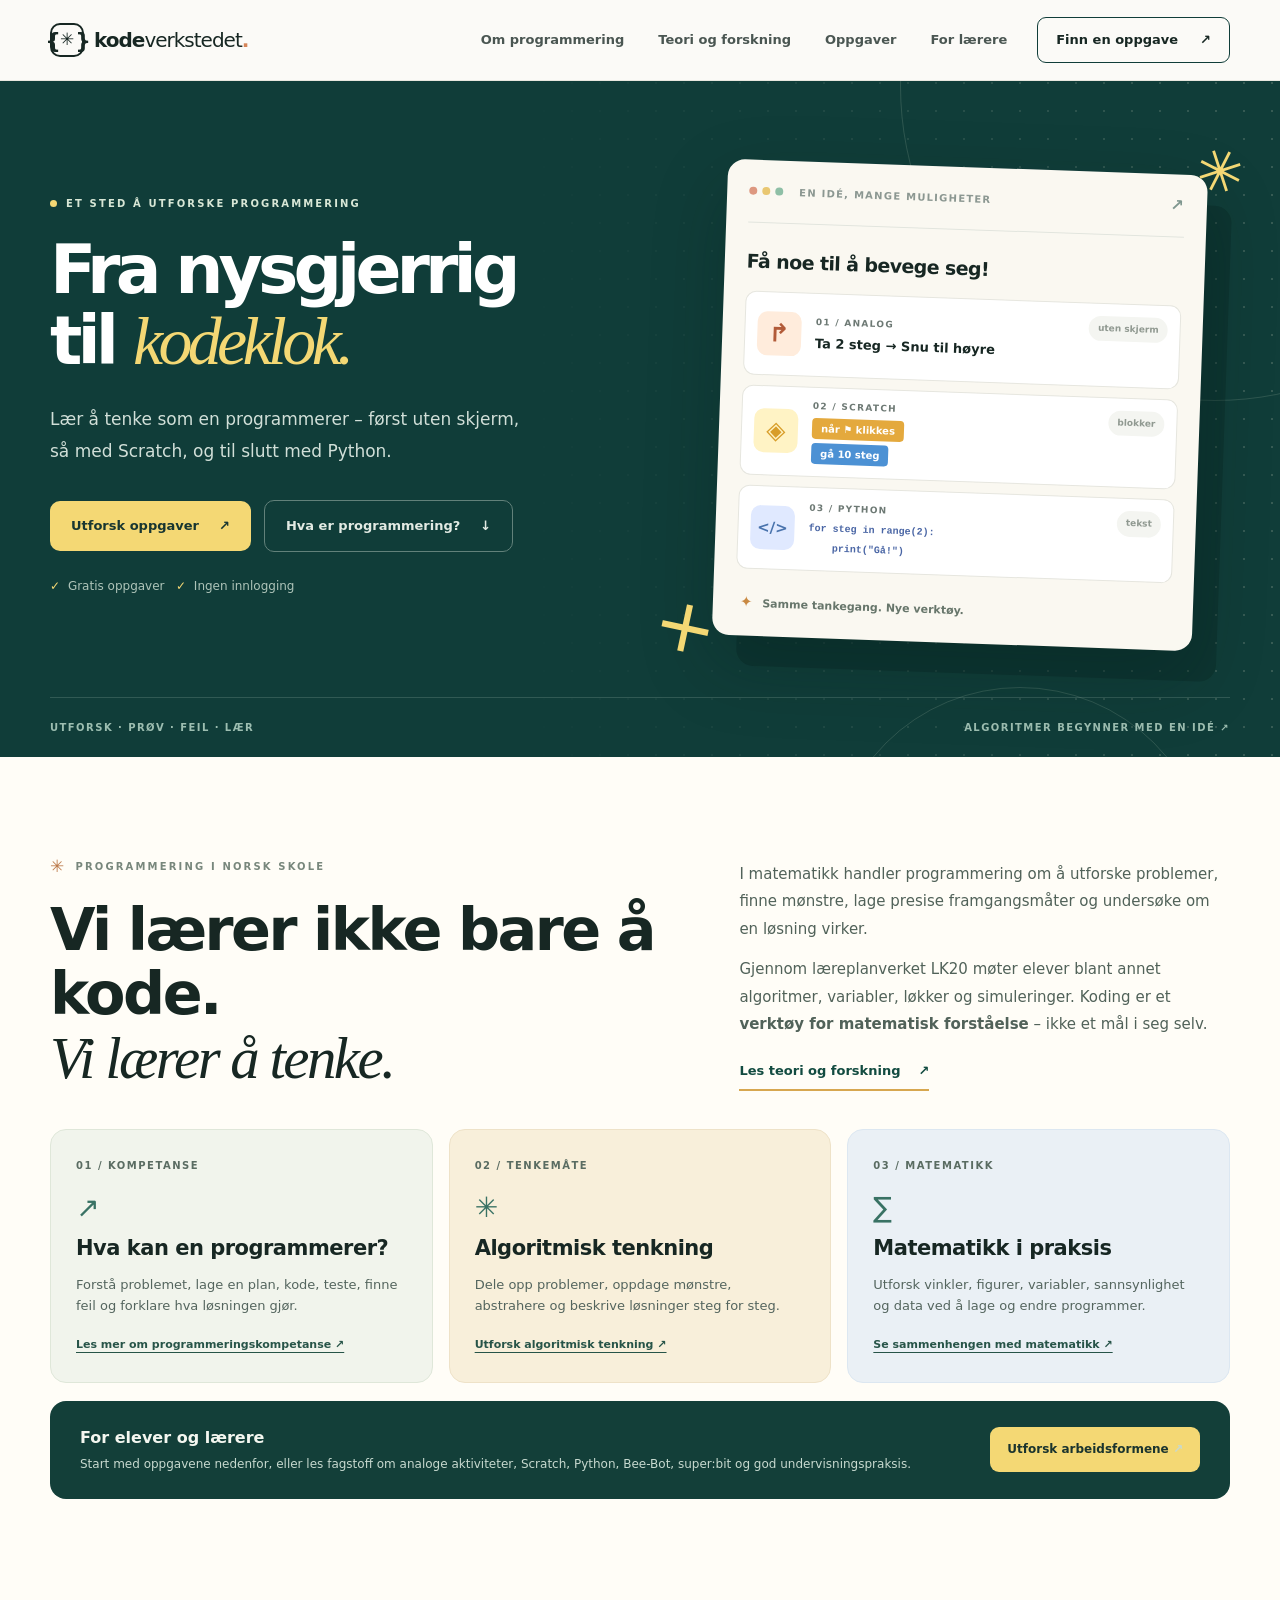
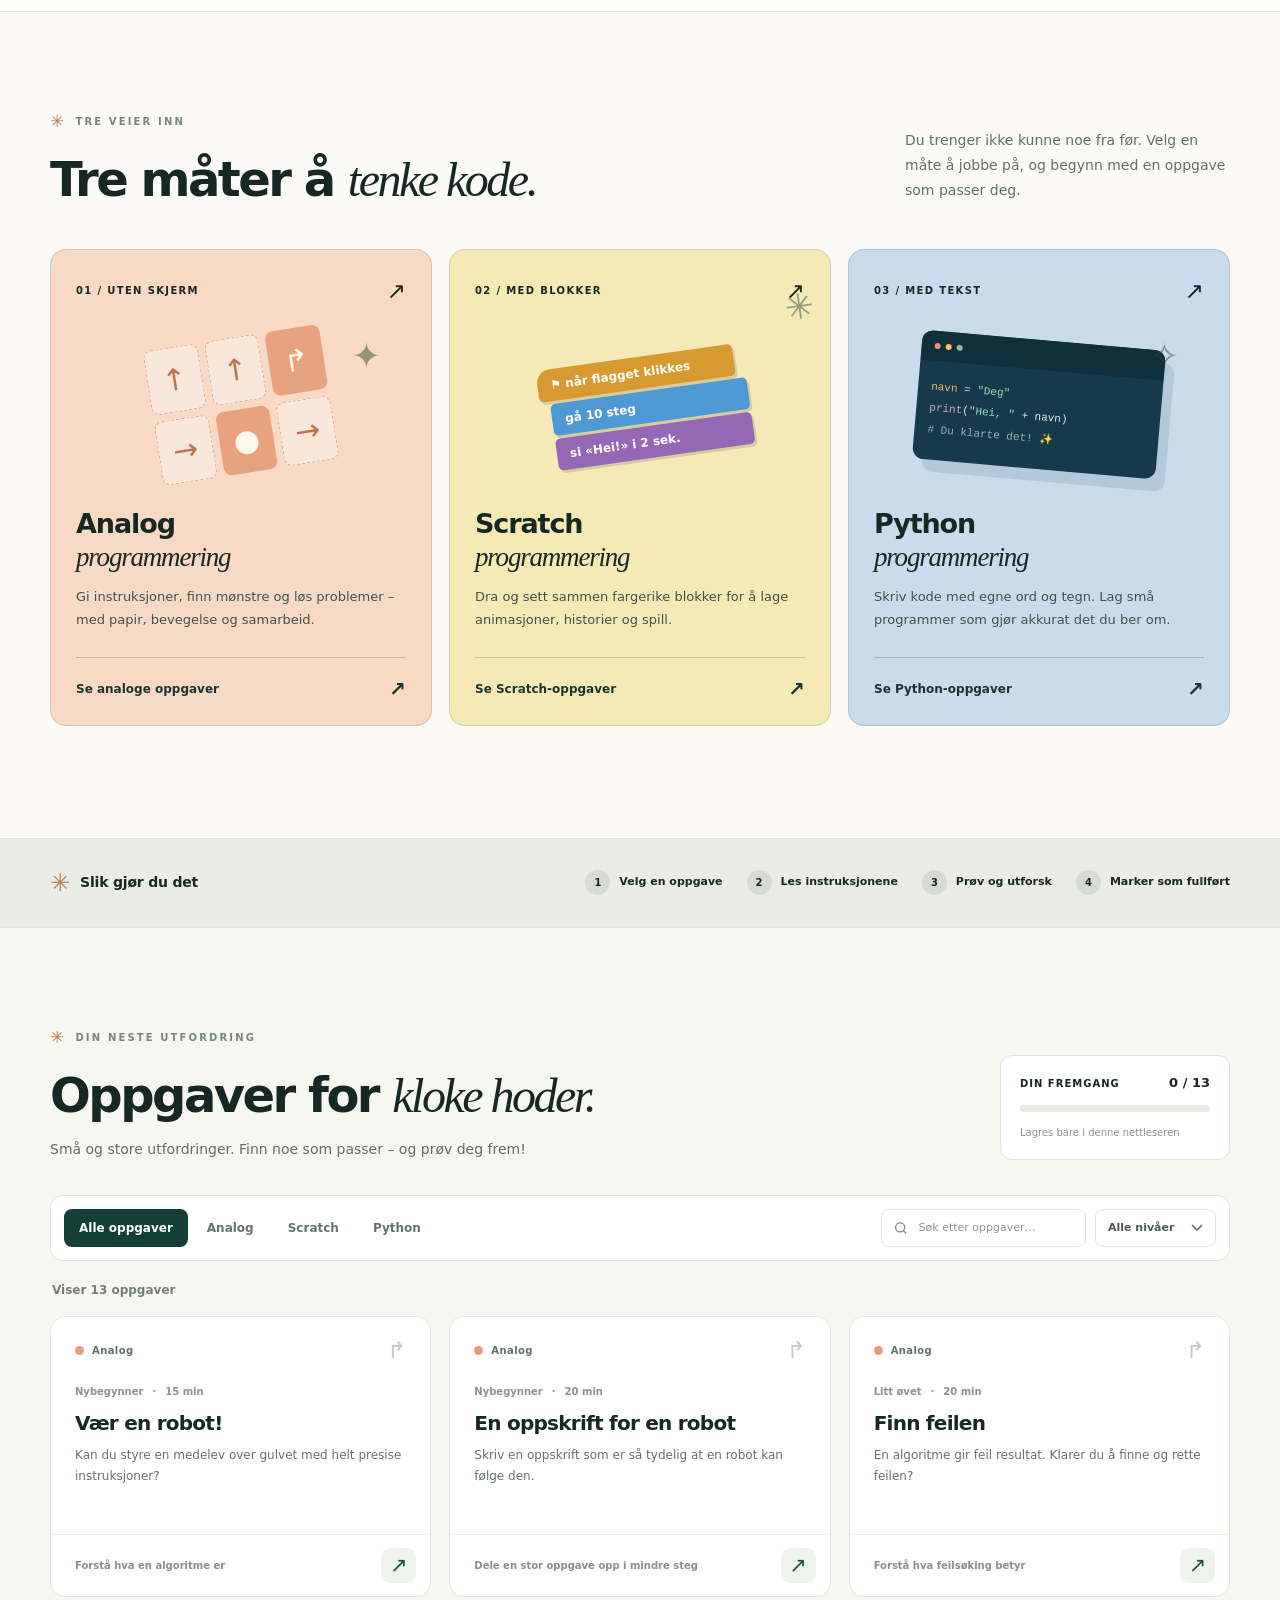
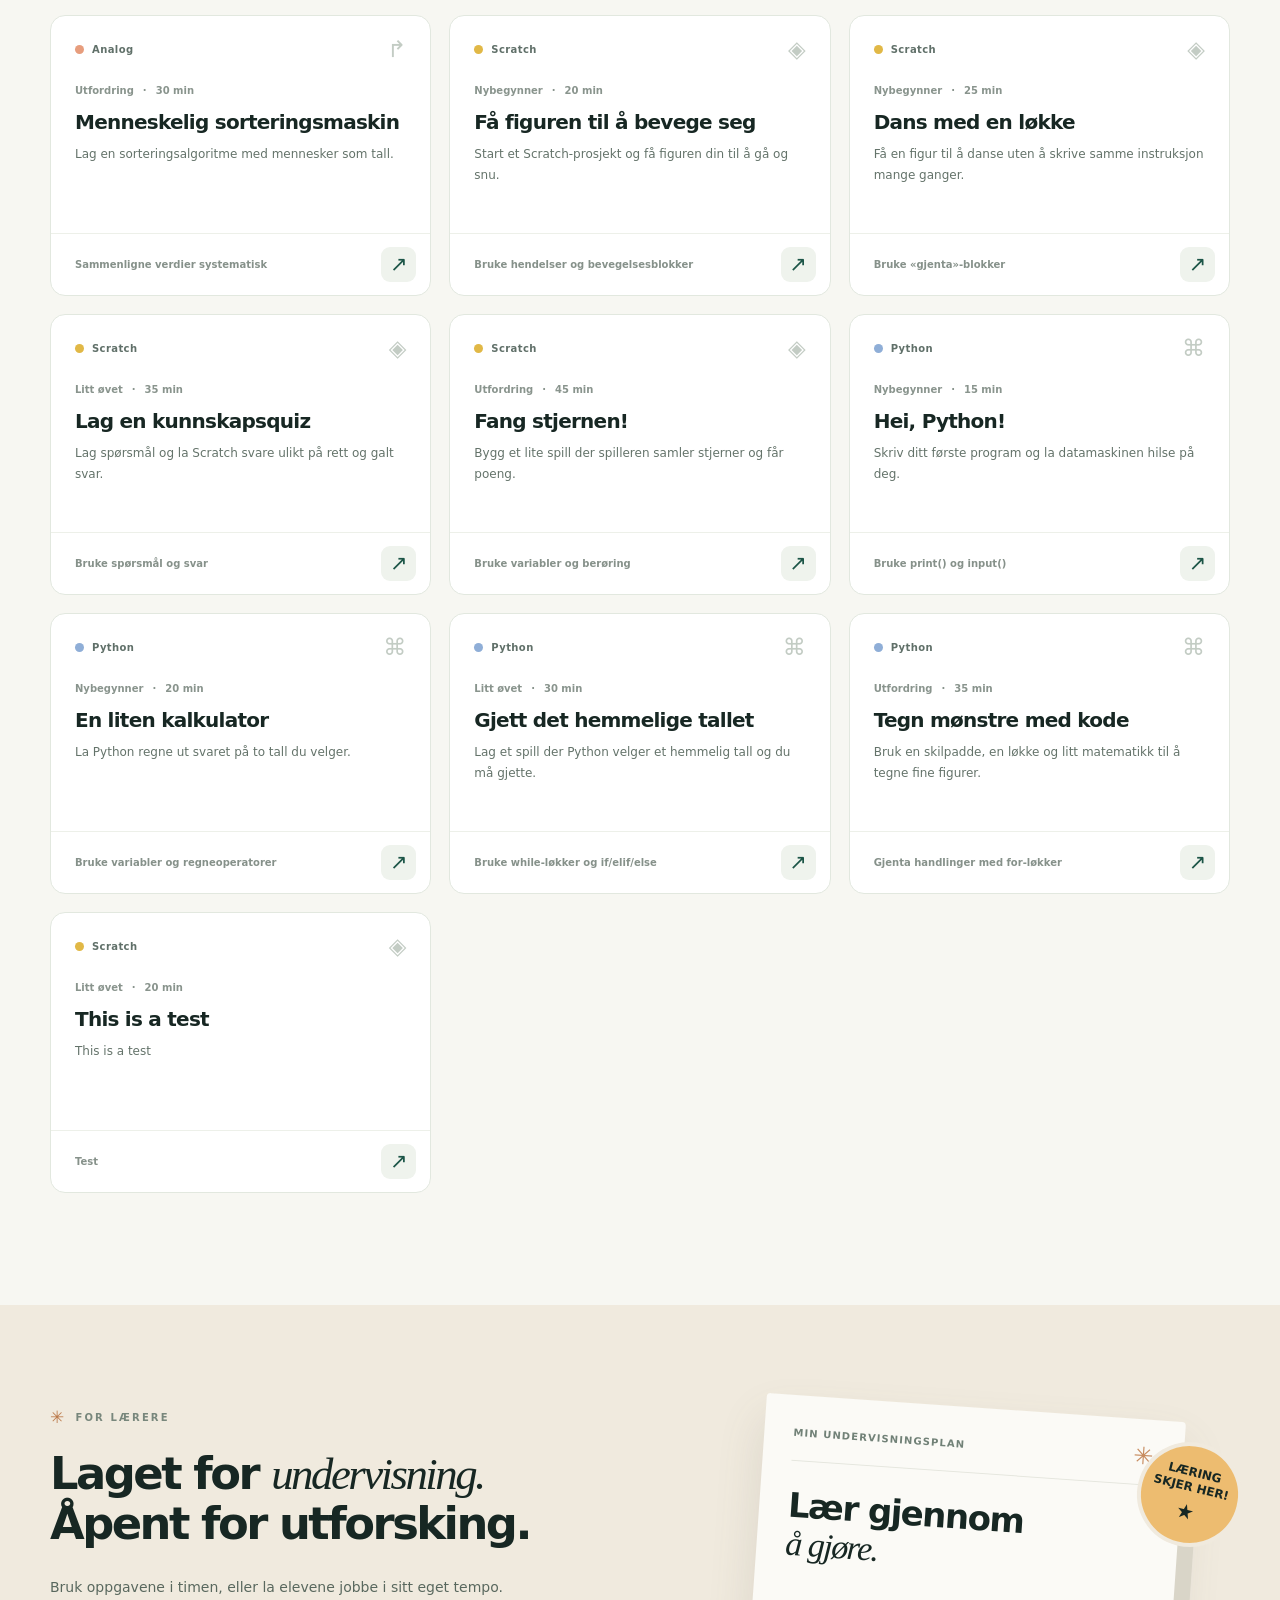
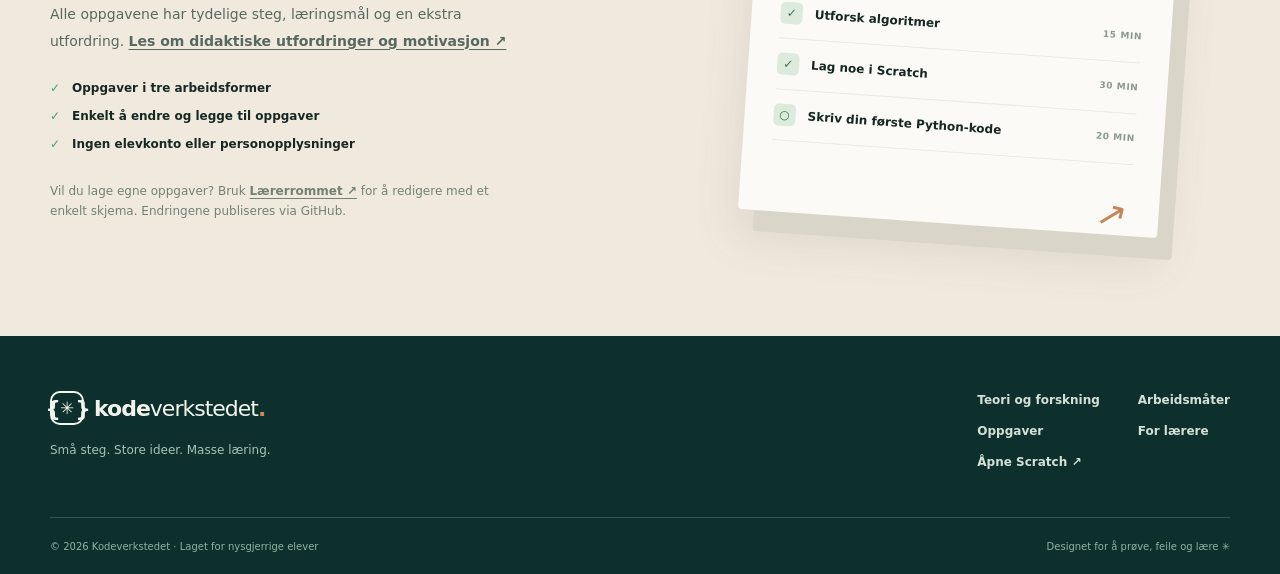
<file: index.html>
<!doctype html>
<html lang="nb">
<head>
  <meta charset="utf-8">
  <meta name="viewport" content="width=device-width, initial-scale=1">
  <meta name="theme-color" content="#103d39">
  <meta name="description" content="Kodeverkstedet: programmering i norsk skole, algoritmisk tenkning, matematikk og oppgaver i analog programmering, Scratch og Python.">
  <title>Kodeverkstedet – Fra idé til kode</title>
  <link rel="stylesheet" href="styles.css">
  <script src="oppgaver.js" defer></script>
  <script src="app.js" defer></script>
</head>
<body>
  <a class="skip-link" href="#hovedinnhold">Hopp til innhold</a>
  <header class="site-header">
    <div class="wrap topbar">
      <a class="brand" href="#toppen" aria-label="Kodeverkstedet, til forsiden">
        <span class="brand-symbol" aria-hidden="true">{<span class="brand-star">✳</span>}</span>
        <span>kode<span class="brand-highlight">verkstedet</span><span class="brand-dot">.</span></span>
      </a>
      <nav class="nav-links" aria-label="Hovedmeny">
        <a href="#om-programmering">Om programmering</a>
        <a href="teori.html">Teori og forskning</a>
        <a href="#oppgaver">Oppgaver</a>
        <a href="#for-laerere">For lærere</a>
      </nav>
      <a href="#oppgaver" class="header-cta">Finn en oppgave <span aria-hidden="true">↗</span></a>
    </div>
  </header>

  <main id="hovedinnhold">
    <section class="hero" id="toppen" aria-labelledby="hero-heading">
      <div class="hero-background-spot hero-background-spot-one" aria-hidden="true"></div>
      <div class="hero-background-spot hero-background-spot-two" aria-hidden="true"></div>
      <div class="wrap hero-grid">
        <div class="hero-content">
          <p class="eyebrow hero-eyebrow"><span class="eyebrow-dot"></span> ET STED Å UTFORSKE PROGRAMMERING</p>
          <h1 id="hero-heading">Fra nysgjerrig<br>til <span class="hero-italic">kodeklok.</span></h1>
          <p class="hero-lead">Lær å tenke som en programmerer – først uten skjerm, så med Scratch, og til slutt med Python.</p>
          <div class="hero-actions">
            <a href="#oppgaver" class="button button-yellow">Utforsk oppgaver <span aria-hidden="true">↗</span></a>
            <a href="#om-programmering" class="button button-ghost">Hva er programmering? <span aria-hidden="true">↓</span></a>
          </div>
          <p class="hero-footnote"><span class="hero-footnote-check" aria-hidden="true">✓</span> Gratis oppgaver &nbsp; <span class="hero-footnote-check" aria-hidden="true">✓</span> Ingen innlogging</p>
        </div>
        <div class="hero-art" aria-label="Et eksempel på hvordan samme idé kan brukes i analog programmering, Scratch og Python">
          <div class="hero-art-deco hero-art-deco-a" aria-hidden="true">✳</div>
          <div class="hero-art-deco hero-art-deco-b" aria-hidden="true">+</div>
          <div class="showcase-card">
            <div class="showcase-top"><span class="showcase-window-dots" aria-hidden="true"><i></i><i></i><i></i></span><span>EN IDÉ, MANGE MULIGHETER</span><span class="showcase-top-glyph" aria-hidden="true">↗</span></div>
            <div class="showcase-title">Få noe til å bevege seg!</div>
            <div class="showcase-row">
              <div class="showcase-row-icon analog-icon" aria-hidden="true">↱</div>
              <div class="showcase-row-text"><strong>01 / ANALOG</strong><span>Ta 2 steg → Snu til høyre</span></div>
              <span class="showcase-tag">uten skjerm</span>
            </div>
            <div class="showcase-row">
              <div class="showcase-row-icon scratch-icon" aria-hidden="true">◈</div>
              <div class="showcase-row-text"><strong>02 / SCRATCH</strong><span class="scratch-mini"><span>når <b>⚑</b> klikkes</span><span>gå 10 steg</span></span></div>
              <span class="showcase-tag">blokker</span>
            </div>
            <div class="showcase-row showcase-row-last">
              <div class="showcase-row-icon python-icon" aria-hidden="true">&lt;/&gt;</div>
              <div class="showcase-row-text"><strong>03 / PYTHON</strong><code>for steg in range(2):</code><code>&nbsp;&nbsp;&nbsp;&nbsp;print("Gå!")</code></div>
              <span class="showcase-tag">tekst</span>
            </div>
            <div class="showcase-bottom"><span class="showcase-spark" aria-hidden="true">✦</span> Samme tankegang. Nye verktøy.</div>
          </div>
        </div>
      </div>
      <div class="wrap hero-bottom"><span>UTFORSK · PRØV · FEIL · LÆR</span><span>ALGORITMER BEGYNNER MED EN IDÉ <span aria-hidden="true">↗</span></span></div>
    </section>


    <section class="school-intro section-padding" id="om-programmering" aria-labelledby="school-title">
      <div class="wrap">
        <div class="school-intro-top">
          <div>
            <p class="eyebrow eyebrow-dark"><span class="eyebrow-spark" aria-hidden="true">✳</span> PROGRAMMERING I NORSK SKOLE</p>
            <h2 id="school-title">Vi lærer ikke bare å kode.<br><em>Vi lærer å tenke.</em></h2>
          </div>
          <div class="school-intro-lead">
            <p>I matematikk handler programmering om å utforske problemer, finne mønstre, lage presise framgangsmåter og undersøke om en løsning virker.</p>
            <p>Gjennom læreplanverket LK20 møter elever blant annet algoritmer, variabler, løkker og simuleringer. Koding er et <strong>verktøy for matematisk forståelse</strong> – ikke et mål i seg selv.</p>
            <a href="teori.html" class="school-read-link">Les teori og forskning <span aria-hidden="true">↗</span></a>
          </div>
        </div>
        <div class="school-intro-grid">
          <article class="school-minicard"><span class="school-card-num">01 / KOMPETANSE</span><div class="school-card-icon" aria-hidden="true">↗</div><h3>Hva kan en programmerer?</h3><p>Forstå problemet, lage en plan, kode, teste, finne feil og forklare hva løsningen gjør.</p><a href="teori.html#kompetanse">Les mer om programmeringskompetanse ↗</a></article>
          <article class="school-minicard"><span class="school-card-num">02 / TENKEMÅTE</span><div class="school-card-icon" aria-hidden="true">✳</div><h3>Algoritmisk tenkning</h3><p>Dele opp problemer, oppdage mønstre, abstrahere og beskrive løsninger steg for steg.</p><a href="teori.html#algoritmisk">Utforsk algoritmisk tenkning ↗</a></article>
          <article class="school-minicard"><span class="school-card-num">03 / MATEMATIKK</span><div class="school-card-icon" aria-hidden="true">∑</div><h3>Matematikk i praksis</h3><p>Utforsk vinkler, figurer, variabler, sannsynlighet og data ved å lage og endre programmer.</p><a href="teori.html#matematikk">Se sammenhengen med matematikk ↗</a></article>
        </div>
        <div class="school-intro-note"><div><strong>For elever og lærere</strong><span>Start med oppgavene nedenfor, eller les fagstoff om analoge aktiviteter, Scratch, Python, Bee-Bot, super:bit og god undervisningspraksis.</span></div><a href="teori.html#arbeidsformer" class="school-note-button">Utforsk arbeidsformene <span aria-hidden="true">↗</span></a></div>
      </div>
    </section>

    <section class="intro section-padding" id="arbeidsmater" aria-labelledby="ways-title">
      <div class="wrap">
        <div class="section-heading section-heading-split">
          <div><p class="eyebrow eyebrow-dark"><span class="eyebrow-spark" aria-hidden="true">✳</span> TRE VEIER INN</p><h2 id="ways-title">Tre måter å <em>tenke kode.</em></h2></div>
          <p>Du trenger ikke kunne noe fra før. Velg en måte å jobbe på, og begynn med en oppgave som passer deg.</p>
        </div>
        <div class="path-grid">
          <article class="path-card path-analog">
            <div class="path-top"><span class="path-num">01 / UTEN SKJERM</span><span class="path-corner" aria-hidden="true">↗</span></div>
            <div class="path-art analog-art" aria-hidden="true"><div class="analog-grid"><span>↑</span><span>↑</span><span>↱</span><span>→</span><span>●</span><span>→</span></div><span class="path-art-star">✦</span></div>
            <h3>Analog <span>programmering</span></h3>
            <p>Gi instruksjoner, finn mønstre og løs problemer – med papir, bevegelse og samarbeid.</p>
            <button class="path-action" type="button" data-select-form="analog">Se analoge oppgaver <span aria-hidden="true">↗</span></button>
          </article>
          <article class="path-card path-scratch">
            <div class="path-top"><span class="path-num">02 / MED BLOKKER</span><span class="path-corner" aria-hidden="true">↗</span></div>
            <div class="path-art blocks-art" aria-hidden="true"><div class="block-piece block-yellow">⚑ når flagget klikkes</div><div class="block-piece block-blue">gå 10 steg</div><div class="block-piece block-purple">si «Hei!» i 2 sek.</div><span class="path-art-star">✳</span></div>
            <h3>Scratch <span>programmering</span></h3>
            <p>Dra og sett sammen fargerike blokker for å lage animasjoner, historier og spill.</p>
            <button class="path-action" type="button" data-select-form="scratch">Se Scratch-oppgaver <span aria-hidden="true">↗</span></button>
          </article>
          <article class="path-card path-python">
            <div class="path-top"><span class="path-num">03 / MED TEKST</span><span class="path-corner" aria-hidden="true">↗</span></div>
            <div class="path-art code-art" aria-hidden="true"><div class="code-art-window"><div><i></i><i></i><i></i></div><code><span>navn</span> = <span class="code-light">"Deg"</span><br><span class="code-pink">print</span>(<span class="code-light">"Hei, "</span> + navn)<br><span class="code-comment"># Du klarte det! ✨</span></code></div><span class="path-art-star">✧</span></div>
            <h3>Python <span>programmering</span></h3>
            <p>Skriv kode med egne ord og tegn. Lag små programmer som gjør akkurat det du ber om.</p>
            <button class="path-action" type="button" data-select-form="python">Se Python-oppgaver <span aria-hidden="true">↗</span></button>
          </article>
        </div>
      </div>
    </section>

    <section class="how-strip" aria-labelledby="how-title">
      <div class="wrap how-layout"><div class="how-label"><span class="how-spark" aria-hidden="true">✳</span><h2 id="how-title">Slik gjør du det</h2></div><ol class="how-steps"><li><span>1</span> Velg en oppgave</li><li><span>2</span> Les instruksjonene</li><li><span>3</span> Prøv og utforsk</li><li><span>4</span> Marker som fullført</li></ol></div>
    </section>

    <section class="tasks-section section-padding" id="oppgaver" aria-labelledby="tasks-title">
      <div class="wrap">
        <div class="section-heading tasks-heading"><div><p class="eyebrow eyebrow-dark"><span class="eyebrow-spark" aria-hidden="true">✳</span> DIN NESTE UTFORDRING</p><h2 id="tasks-title">Oppgaver for <em>kloke hoder.</em></h2><p>Små og store utfordringer. Finn noe som passer – og prøv deg frem!</p></div><div class="progress-box" aria-live="polite"><div class="progress-top"><span>DIN FREMGANG</span><strong id="progress-text">0 / 12</strong></div><div class="progress-track"><div class="progress-fill" id="progress-fill"></div></div><span class="progress-caption">Lagres bare i denne nettleseren</span></div></div>
        <div class="filter-panel" aria-label="Filtrer oppgaver"><div class="filter-tabs" role="group" aria-label="Velg programmeringsmåte"><button type="button" class="filter-tab is-active" data-filter-form="alle" aria-pressed="true">Alle oppgaver</button><button type="button" class="filter-tab" data-filter-form="analog" aria-pressed="false">Analog</button><button type="button" class="filter-tab" data-filter-form="scratch" aria-pressed="false">Scratch</button><button type="button" class="filter-tab" data-filter-form="python" aria-pressed="false">Python</button></div><div class="filter-controls"><label class="search-box"><svg width="18" height="18" viewBox="0 0 24 24" fill="none" stroke="currentColor" stroke-width="2" aria-hidden="true"><circle cx="11" cy="11" r="7"></circle><path d="m20 20-4-4"></path></svg><span class="sr-only">Søk etter oppgaver</span><input id="task-search" type="search" placeholder="Søk etter oppgaver…" autocomplete="off"></label><label class="level-box"><span class="sr-only">Velg vanskelighetsgrad</span><select id="task-level"><option value="alle">Alle nivåer</option><option value="nybegynner">Nybegynner</option><option value="videre">Litt øvet</option><option value="utfordring">Utfordring</option></select></label></div></div>
        <div class="results-line" aria-live="polite"><span id="results-count">Viser 12 oppgaver</span><button type="button" id="clear-filters" class="text-reset" hidden>Nullstill filtre ↺</button></div>
        <div id="task-grid" class="task-grid"></div>
        <div id="empty-state" class="empty-state" hidden><span aria-hidden="true">⌁</span><h3>Ingen oppgaver funnet</h3><p>Prøv et annet søk eller velg et annet nivå.</p><button type="button" class="button button-dark" id="empty-clear">Vis alle oppgaver</button></div>
      </div>
    </section>

    <section class="teacher-section section-padding" id="for-laerere" aria-labelledby="teachers-title"><div class="wrap teacher-grid"><div class="teacher-copy"><p class="eyebrow eyebrow-dark"><span class="eyebrow-spark" aria-hidden="true">✳</span> FOR LÆRERE</p><h2 id="teachers-title">Laget for <em>undervisning.</em><br>Åpent for utforsking.</h2><p>Bruk oppgavene i timen, eller la elevene jobbe i sitt eget tempo. Alle oppgavene har tydelige steg, læringsmål og en ekstra utfordring. <a href="teori.html#didaktikk" style="text-decoration:underline;text-underline-offset:3px;font-weight:800">Les om didaktiske utfordringer og motivasjon ↗</a></p><div class="teacher-points"><div><span aria-hidden="true">✓</span> Oppgaver i tre arbeidsformer</div><div><span aria-hidden="true">✓</span> Enkelt å endre og legge til oppgaver</div><div><span aria-hidden="true">✓</span> Ingen elevkonto eller personopplysninger</div></div><p class="teacher-small">Vil du lage egne oppgaver? Bruk <a href="admin.html" style="font-weight:800; text-decoration:underline; text-underline-offset:3px">Lærerrommet ↗</a> for å redigere med et enkelt skjema. Endringene publiseres via GitHub.</p></div><div class="teacher-visual" aria-hidden="true"><div class="teacher-paper"><div class="teacher-paper-head"><span>MIN UNDERVISNINGSPLAN</span><span>✳</span></div><div class="teacher-paper-title">Lær gjennom<br><em>å gjøre.</em></div><div class="teacher-paper-line"><span class="paper-check">✓</span><span>Utforsk algoritmer</span><span>15 MIN</span></div><div class="teacher-paper-line"><span class="paper-check">✓</span><span>Lag noe i Scratch</span><span>30 MIN</span></div><div class="teacher-paper-line"><span class="paper-check">○</span><span>Skriv din første Python-kode</span><span>20 MIN</span></div><div class="teacher-paper-doodle">↗</div></div><span class="teacher-visual-sticker">LÆRING<br>SKJER HER! <span>★</span></span></div></div></section>
  </main>

  <footer class="site-footer"><div class="wrap footer-main"><div><a class="brand brand-footer" href="#toppen"><span class="brand-symbol" aria-hidden="true">{<span class="brand-star">✳</span>}</span><span>kode<span class="brand-highlight">verkstedet</span><span class="brand-dot">.</span></span></a><p>Små steg. Store ideer. Masse læring.</p></div><div class="footer-links"><a href="teori.html">Teori og forskning</a><a href="#arbeidsmater">Arbeidsmåter</a><a href="#oppgaver">Oppgaver</a><a href="#for-laerere">For lærere</a><a href="https://scratch.mit.edu/projects/editor/" target="_blank" rel="noopener noreferrer">Åpne Scratch ↗</a></div></div><div class="wrap footer-bottom"><span>© <span id="footer-year">2026</span> Kodeverkstedet · Laget for nysgjerrige elever</span><span>Designet for å prøve, feile og lære <span aria-hidden="true">✳</span></span></div></footer>

  <dialog id="task-dialog" aria-labelledby="dialog-title" class="task-dialog"><div class="dialog-inner"><div id="dialog-content"></div></div></dialog>
  <div class="sr-only" role="status" aria-live="polite" id="action-announcement"></div>
</body>
</html>
</file>
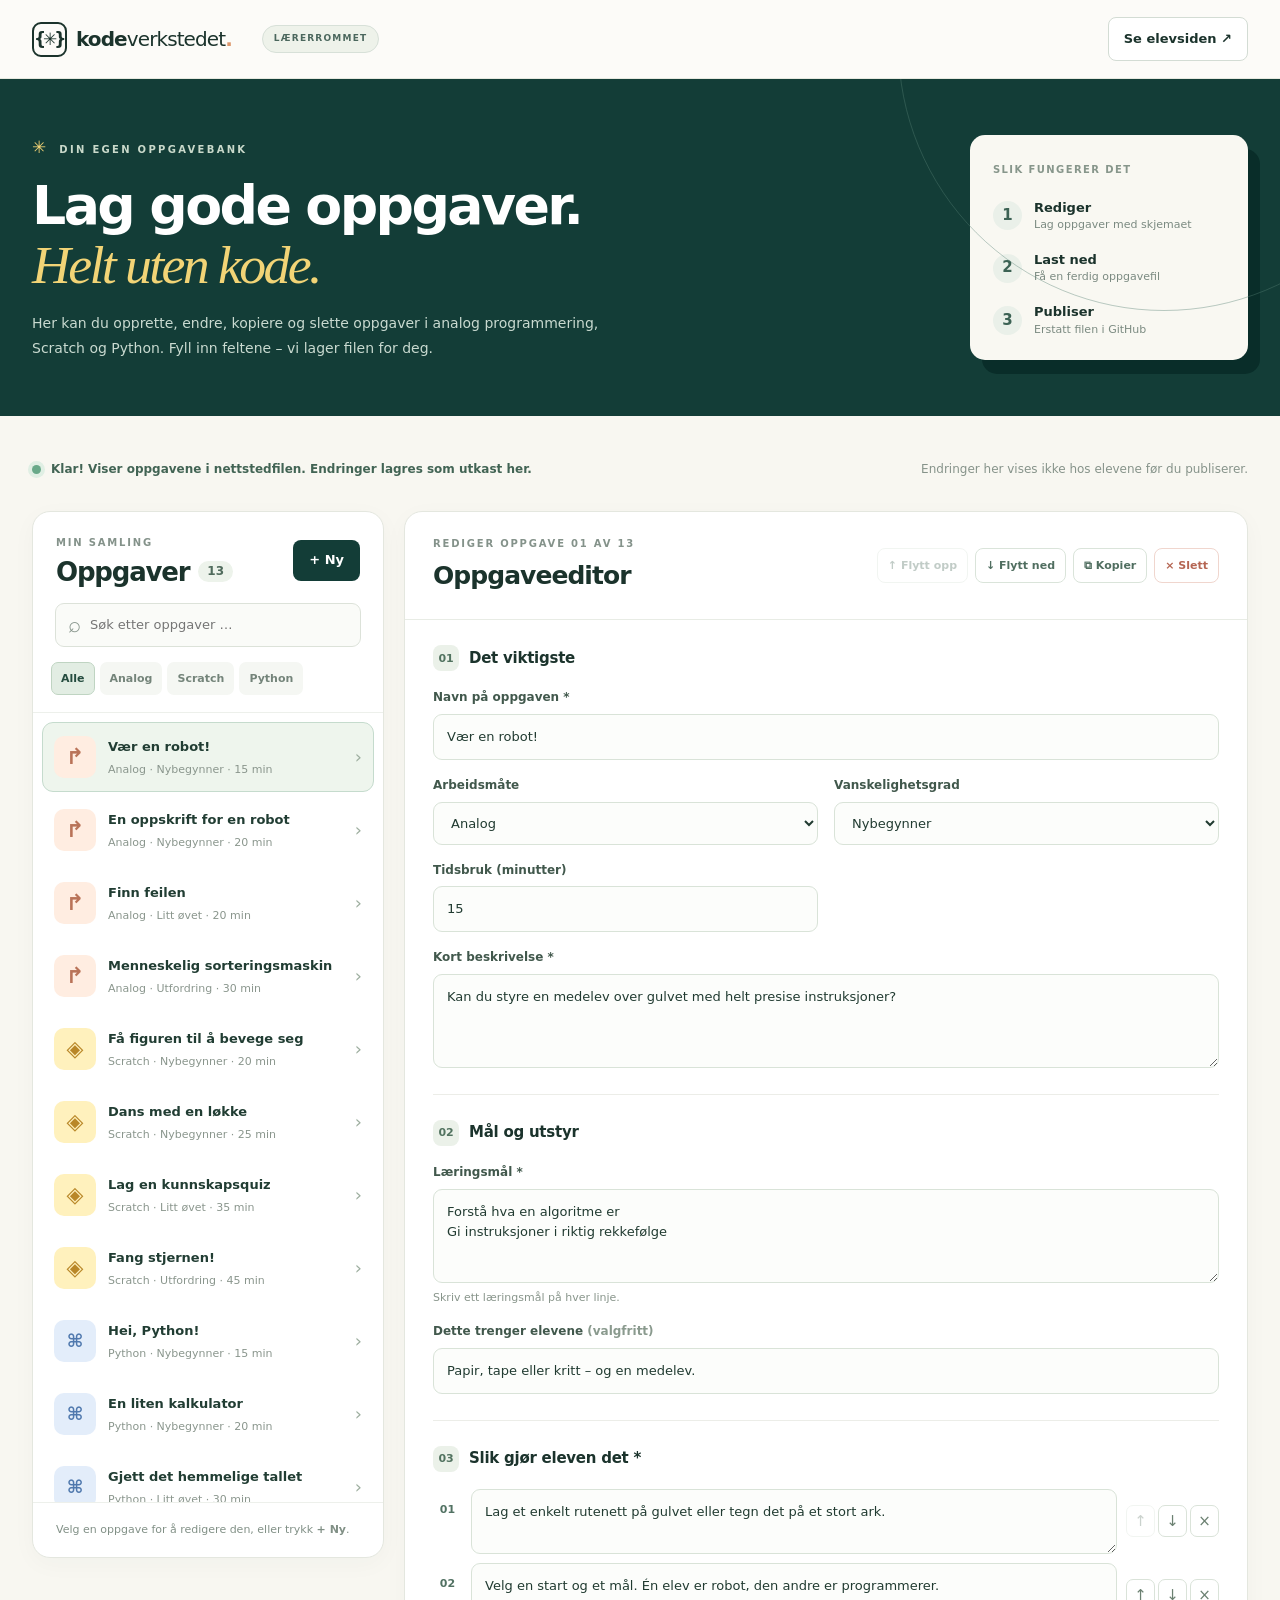
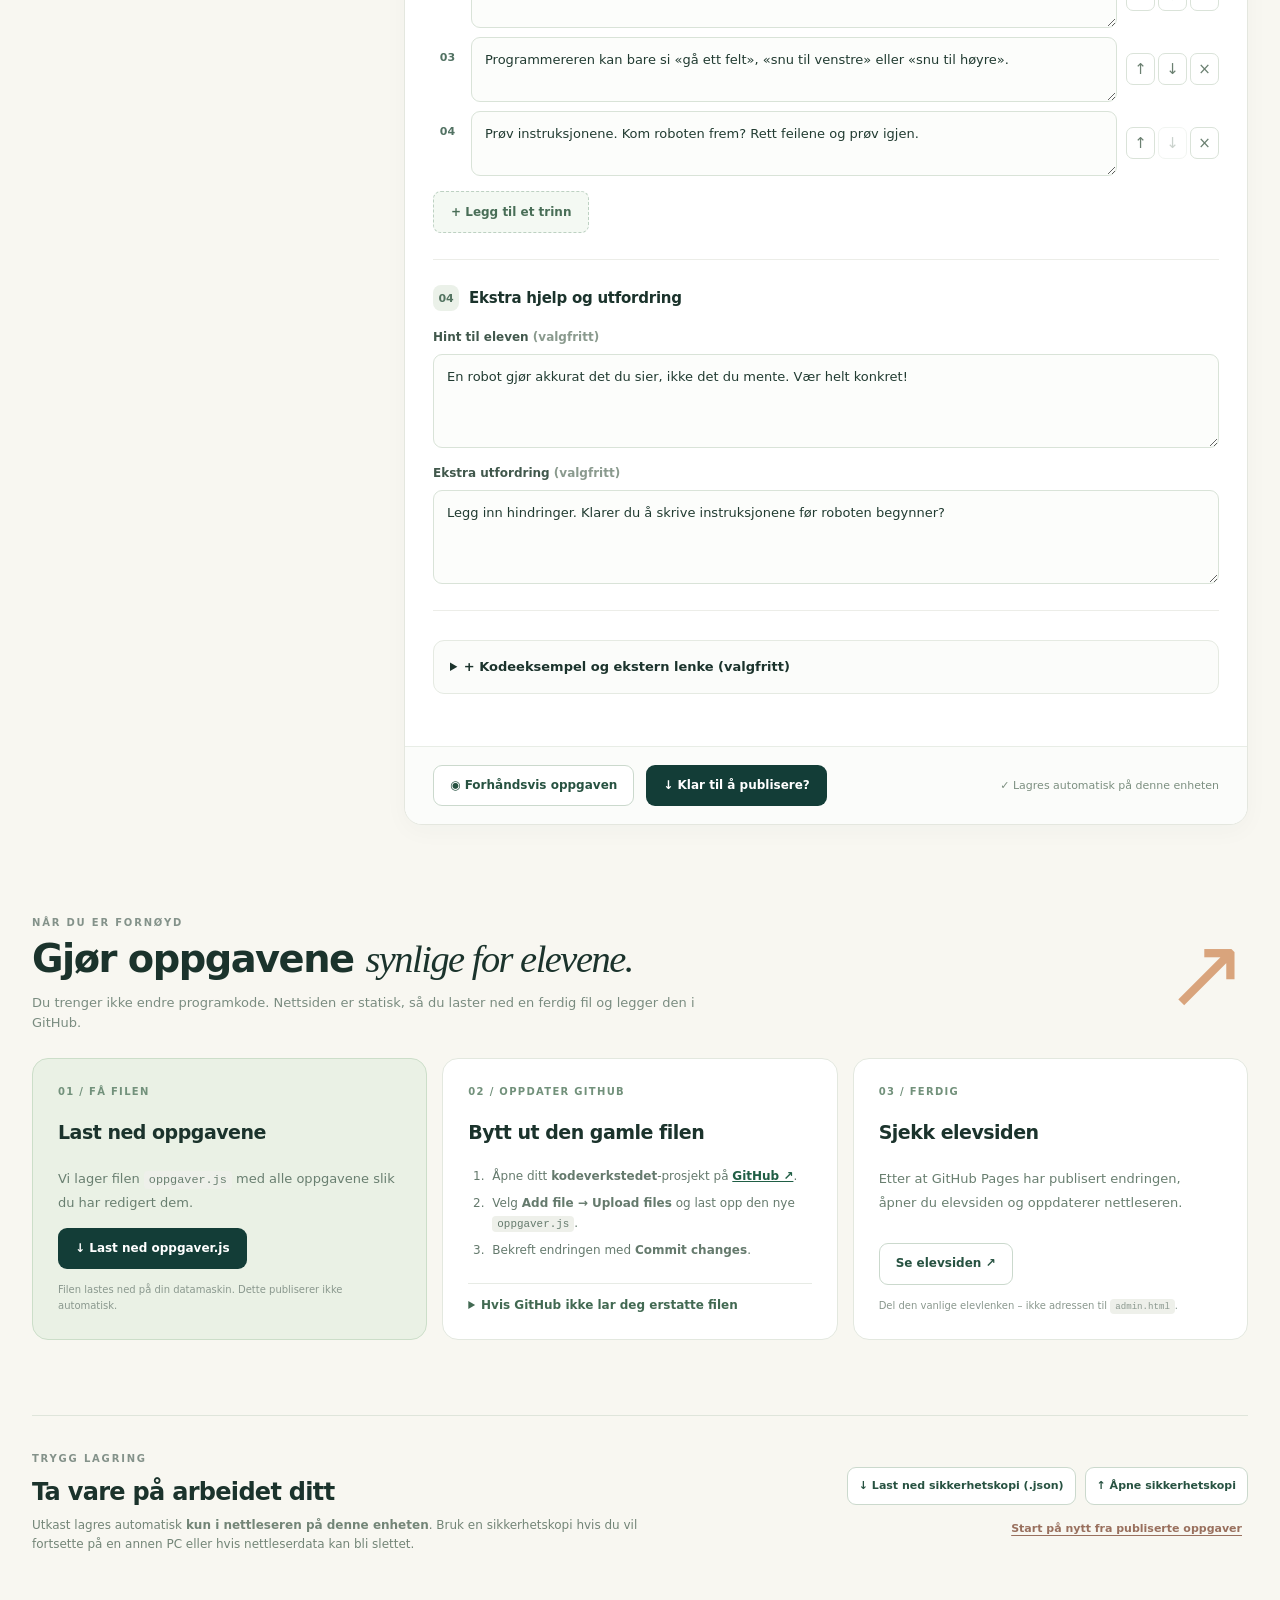
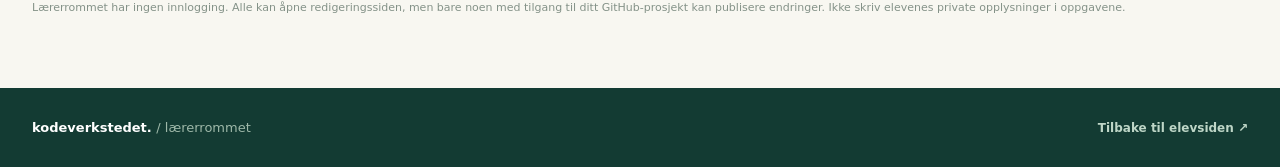
<file: admin.html>
<!doctype html>
<html lang="nb">
<head>
  <meta charset="utf-8">
  <meta name="viewport" content="width=device-width, initial-scale=1">
  <meta name="theme-color" content="#143c35">
  <meta name="description" content="Lærerrommet for Kodeverkstedet: lag, rediger og organiser programmeringsoppgaver uten å skrive kode.">
  <title>Lærerrommet – Kodeverkstedet</title>
  <link rel="stylesheet" href="admin.css">
  <script src="oppgaver.js" defer></script>
  <script src="admin.js" defer></script>
</head>
<body>
  <a class="skip-link" href="#arbeidsomrade">Hopp til oppgaveeditoren</a>
  <header class="topbar">
    <div class="page-width topbar-inner">
      <a href="index.html" class="brand"><span class="brand-symbol" aria-hidden="true">{✳}</span> kode<span class="brand-soft">verkstedet</span><span class="brand-period">.</span></a>
      <span class="room-chip">LÆRERROMMET</span>
      <a class="student-link" href="index.html" target="_blank" rel="noopener">Se elevsiden <span aria-hidden="true">↗</span></a>
    </div>
  </header>

  <main>
    <section class="hero" aria-labelledby="page-title">
      <div class="page-width hero-inner">
        <div>
          <p class="eyebrow"><span aria-hidden="true">✳</span> DIN EGEN OPPGAVEBANK</p>
          <h1 id="page-title">Lag gode oppgaver.<br><em>Helt uten kode.</em></h1>
          <p>Her kan du opprette, endre, kopiere og slette oppgaver i analog programmering, Scratch og Python. Fyll inn feltene – vi lager filen for deg.</p>
        </div>
        <div class="hero-note" aria-label="Tre steg for å publisere">
          <span class="hero-note-label">SLIK FUNGERER DET</span>
          <div><span class="step-circle">1</span><span><strong>Rediger</strong><small>Lag oppgaver med skjemaet</small></span></div>
          <div><span class="step-circle">2</span><span><strong>Last ned</strong><small>Få en ferdig oppgavefil</small></span></div>
          <div><span class="step-circle">3</span><span><strong>Publiser</strong><small>Erstatt filen i GitHub</small></span></div>
        </div>
      </div>
    </section>

    <section class="page-width workspace" id="arbeidsomrade">
      <div class="save-note" role="status" aria-live="polite">
        <span class="save-dot" aria-hidden="true"></span>
        <span id="save-status">Laster oppgaver …</span>
        <span class="save-explain">Endringer her vises ikke hos elevene før du publiserer.</span>
      </div>
      <div class="workspace-grid">
        <aside class="task-panel" aria-label="Oversikt over oppgaver">
          <div class="panel-heading">
            <div><p class="panel-overline">MIN SAMLING</p><h2>Oppgaver <span id="task-count" class="count-pill">0</span></h2></div>
            <button type="button" id="new-task" class="add-button" aria-label="Lag ny oppgave">+ Ny</button>
          </div>
          <label class="search-shell"><span aria-hidden="true">⌕</span><input id="task-search" type="search" placeholder="Søk etter oppgaver …" aria-label="Søk etter oppgaver"></label>
          <div class="filter-tabs" aria-label="Filtrer oppgaver">
            <button type="button" data-filter="alle" aria-pressed="true" class="selected">Alle</button>
            <button type="button" data-filter="analog" aria-pressed="false">Analog</button>
            <button type="button" data-filter="scratch" aria-pressed="false">Scratch</button>
            <button type="button" data-filter="python" aria-pressed="false">Python</button>
          </div>
          <div class="task-list" id="task-list" aria-label="Velg en oppgave"></div>
          <p class="task-panel-foot">Velg en oppgave for å redigere den, eller trykk <strong>+ Ny</strong>.</p>
        </aside>

        <section class="editor-panel" aria-labelledby="editor-title">
          <div id="editor-content"></div>
        </section>
      </div>
    </section>

    <section class="page-width publish-section" id="publiser" aria-labelledby="publish-title">
      <div class="publish-header"><div><p class="panel-overline">NÅR DU ER FORNØYD</p><h2 id="publish-title">Gjør oppgavene <em>synlige for elevene.</em></h2><p>Du trenger ikke endre programkode. Nettsiden er statisk, så du laster ned en ferdig fil og legger den i GitHub.</p></div><span class="publish-deco" aria-hidden="true">↗</span></div>
      <div class="publish-grid">
        <article class="publish-card publish-primary">
          <span class="publish-number">01 / FÅ FILEN</span>
          <h3>Last ned oppgavene</h3>
          <p>Vi lager filen <code>oppgaver.js</code> med alle oppgavene slik du har redigert dem.</p>
          <button id="download-publish" type="button" class="button button-dark">↓ Last ned oppgaver.js</button>
          <p class="secondary-caption">Filen lastes ned på din datamaskin. Dette publiserer ikke automatisk.</p>
        </article>
        <article class="publish-card">
          <span class="publish-number">02 / OPPDATER GITHUB</span>
          <h3>Bytt ut den gamle filen</h3>
          <ol>
            <li>Åpne ditt <strong>kodeverkstedet</strong>-prosjekt på <a href="https://github.com" target="_blank" rel="noopener noreferrer">GitHub ↗</a>.</li>
            <li>Velg <strong>Add file → Upload files</strong> og last opp den nye <code>oppgaver.js</code>.</li>
            <li>Bekreft endringen med <strong>Commit changes</strong>.</li>
          </ol>
          <details><summary>Hvis GitHub ikke lar deg erstatte filen</summary><p>Åpne <code>oppgaver.js</code> i GitHub, klikk blyanten, trykk Ctrl+A / Cmd+A i editoren og lim inn innholdet fra knappen nedenfor. Lagre med <strong>Commit changes</strong>. Du trenger ikke å skrive eller forstå koden.</p><button type="button" id="copy-publish" class="button button-outline">⧉ Kopier hele filinnholdet</button></details>
        </article>
        <article class="publish-card">
          <span class="publish-number">03 / FERDIG</span>
          <h3>Sjekk elevsiden</h3>
          <p>Etter at GitHub Pages har publisert endringen, åpner du elevsiden og oppdaterer nettleseren.</p>
          <a href="index.html" target="_blank" rel="noopener" class="button button-outline">Se elevsiden ↗</a>
          <p class="secondary-caption">Del den vanlige elevlenken – ikke adressen til <code>admin.html</code>.</p>
        </article>
      </div>
      <div id="publish-message" class="publish-message" role="status" aria-live="polite" hidden></div>
    </section>

    <section class="page-width backup-section" aria-labelledby="backup-title">
      <div><p class="panel-overline">TRYGG LAGRING</p><h2 id="backup-title">Ta vare på arbeidet ditt</h2><p>Utkast lagres automatisk <strong>kun i nettleseren på denne enheten</strong>. Bruk en sikkerhetskopi hvis du vil fortsette på en annen PC eller hvis nettleserdata kan bli slettet.</p></div>
      <div class="backup-actions"><button id="download-backup" type="button" class="button button-outline">↓ Last ned sikkerhetskopi (.json)</button><button id="upload-backup" type="button" class="button button-outline">↑ Åpne sikkerhetskopi</button><input id="backup-input" type="file" accept=".json,application/json" hidden><button id="restore-published" type="button" class="reset-link">Start på nytt fra publiserte oppgaver</button></div>
    </section>
    <p class="page-width privacy-note">Lærerrommet har ingen innlogging. Alle kan åpne redigeringssiden, men bare noen med tilgang til ditt GitHub-prosjekt kan publisere endringer. Ikke skriv elevenes private opplysninger i oppgavene.</p>
  </main>
  <footer class="footer"><div class="page-width footer-inner"><span>kodeverkstedet. <span class="muted">/ lærerrommet</span></span><a href="index.html">Tilbake til elevsiden ↗</a></div></footer>
  <div class="sr-only" id="announce" role="status" aria-live="polite"></div>
</body>
</html>
</file>
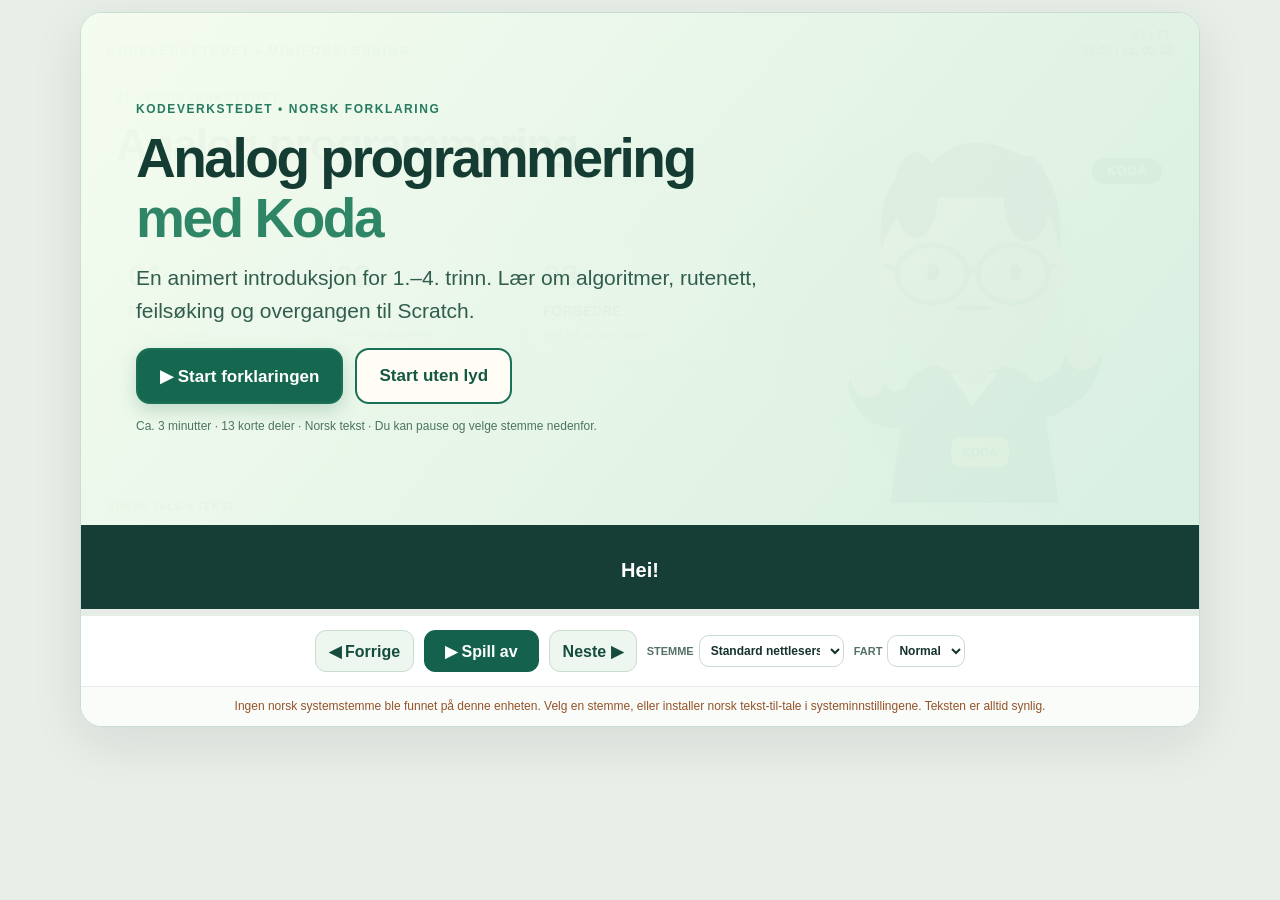
<file: analog-programmering-NY.html>
<!DOCTYPE html>
<html lang="nb"><head><meta charset="utf-8"><meta name="viewport" content="width=device-width,initial-scale=1"><title>Analog programmering med Koda | Kodeverkstedet</title>
<style>
:root{--ink:#14312d;--forest:#12483f;--jade:#297f64;--mint:#bee8ce;--cream:#fff9ef;--lemon:#ffde83;--peach:#f5ae8c;--blue:#b6cfff}*{box-sizing:border-box}html,body{margin:0;min-height:100%;background:#e8eee8;font-family:Inter,'Segoe UI',Arial,sans-serif;color:var(--ink)}body{padding:12px}button,select{font:inherit}button:focus-visible,select:focus-visible{outline:3px solid #368ce8;outline-offset:3px} .shell{max-width:1120px;margin:auto;border:1px solid #c9ded2;box-shadow:0 15px 52px #14312d19;overflow:hidden;background:white;border-radius:22px}.stage{position:relative;background:linear-gradient(126deg,#fdfaf1 0%,#eaf7ed 61%,#d1eadc 100%);min-height:512px;display:grid;grid-template-columns:59% 41%;overflow:hidden}.topbar{grid-column:1/-1;padding:17px 26px 7px;display:flex;justify-content:space-between;align-items:center;gap:8px}.wordmark{font-size:12px;letter-spacing:.17em;font-weight:900;color:#225749}.timecode{font-size:12px;font-variant-numeric:tabular-nums;color:#40665a;font-weight:750}.maintext{z-index:1;padding:10px 12px 26px 35px}.eyebrow{font-weight:900;letter-spacing:.11em;font-size:12px;color:#378067}.maintext h1{font-size:clamp(23px,3.6vw,45px);line-height:1.1;letter-spacing:-.04em;margin:14px 0 22px;max-width:610px}.visual{min-height:218px;display:flex;justify-content:center;flex-direction:column}.scene{display:none;animation:scene-in .5s cubic-bezier(.2,.8,.2,1) both}.scene.active{display:block}.tip{font-size:clamp(12px,1.5vw,17px);font-weight:700;color:#356653;line-height:1.5;max-width:610px}.subline{margin:0;background:#163d36;color:#fff;min-height:84px;padding:16px 26px 10px;text-align:center;display:flex;align-items:center;justify-content:center;position:relative}.subline p{font-size:clamp(13px,1.6vw,20px);line-height:1.35;font-weight:650;max-width:900px;margin:0}.subline:before{content:'NORSK TALE + TEKST';position:absolute;top:-24px;left:26px;font-size:10px;color:#33674e;font-weight:900;letter-spacing:.11em}.portrait{display:flex;justify-content:center;align-items:center;position:relative;min-width:0}.portrait:before{content:'';width:min(92%,350px);aspect-ratio:1;border-radius:50%;background:#c1e7ca;position:absolute;top:12%;left:4%;box-shadow:inset 0 0 0 19px #d6efda}.portrait:after{content:'KODA';position:absolute;right:8%;top:18%;background:#174d3f;color:#fff;border-radius:20px;padding:6px 15px;letter-spacing:.1em;font-size:12px;font-weight:900}.koda{z-index:2;position:relative;width:min(90%,340px);height:auto;overflow:visible;filter:drop-shadow(0px 12px 8px #17362a18);animation:bob 3.3s ease-in-out infinite}.koda .face-group{transform-origin:172px 190px;animation:nod 4.5s ease-in-out infinite}.koda .eyes{transform-origin:center;animation:blink 5.7s infinite}.koda .mouth{transform-origin:center;transform:scaleY(.25)}.playing .koda .mouth{animation:talk .22s ease-in-out infinite alternate}.playing .koda .right-arm{transform-origin:230px 305px;animation:wave 2.2s ease-in-out infinite}.playing .koda .left-arm{transform-origin:114px 309px;animation:point 2.5s ease-in-out infinite}.koda-stars{position:absolute;z-index:3;color:#dda63e;font-size:28px;left:11%;top:27%;animation:twinkle 2.7s ease-in-out infinite}.playfield{display:flex;flex-direction:column}.controls{padding:14px 18px;display:flex;align-items:center;gap:10px;flex-wrap:wrap;justify-content:center;border-bottom:1px solid #e5ede6;background:#fff}.controls button{background:#edf7ef;border:1px solid #cadbd0;color:#164c3e;border-radius:11px;padding:10px 13px;font-weight:750;cursor:pointer;min-height:42px}.controls button:hover{background:#dbf0e0}.controls .play{background:#14624e;color:white;padding:10px 20px;border-color:#14624e}.controls .play:hover{background:#0e4e3f}.controls .primary{background:#eff8ef}.controls select{max-width:145px;border:1px solid #cadbd0;border-radius:10px;padding:7px;background:white;color:#14312d;font-size:12px}.control-label{color:#547165;font-size:11px;font-weight:900;display:flex;gap:5px;align-items:center}.progressbg{width:100%;height:7px;background:#e7ede6;overflow:hidden}.progress{height:100%;width:0%;background:#2e9a74;transition:width .2s linear}.note{padding:11px 20px;font-size:12px;line-height:1.45;color:#547366;background:#f9fcf9;text-align:center}.note strong{color:#234f42}.scene-indicator{position:absolute;top:15px;right:30px;font-size:12px;color:#3d755c;font-weight:800}.three-steps,.recipe,.loop-flow{display:flex;gap:10px;align-items:center}.step-card{display:flex;flex-direction:column;gap:8px;flex:1;border-radius:18px;padding:15px 11px;background:white;border:1px solid #dfecdc;box-shadow:0 6px 12px #124b3512;animation:pop .7s backwards}.step-card:nth-child(2){animation-delay:.25s}.step-card:nth-child(3){animation-delay:.5s}.step-card b{font-size:32px;color:#31795e}.step-card span{font-size:14px;font-weight:900}.step-card small{font-size:11px;color:#56786a;line-height:1.4}.recipe{gap:4px;flex-wrap:nowrap}.recipe>div,.loop-flow>div{padding:22px 9px;text-align:center;border:1px solid #d4e7d5;background:#fff;border-radius:16px;font-size:15px;flex:1;display:flex;align-items:center;flex-direction:column;gap:8px}.recipe>span,.loop-flow>span{font-size:25px;font-weight:900;color:#318566}.arrowline{display:flex;gap:8px;justify-content:center}.arrowline span{display:grid;place-items:center;background:#ffe6a4;color:#164e40;border:1px solid #e2bb65;border-radius:14px;width:65px;height:80px;font-size:37px;font-weight:900;animation:rise .85s both}.arrowline span:nth-child(2){animation-delay:.3s}.arrowline span:nth-child(3){animation-delay:.6s}.arrowline span:nth-child(4){animation-delay:.9s}.arrowline span:nth-child(5){animation-delay:1.2s}.route-grid{position:relative;display:grid;width:min(100%,410px);height:202px;background-color:#fff;background-image:linear-gradient(#bbd7c3 1px,transparent 1px),linear-gradient(90deg,#bbd7c3 1px,transparent 1px);background-size:16.66% 25%;border:2px solid #6ca688;border-radius:12px}.traveller{position:absolute;bottom:7px;left:5px;font-size:30px;animation:travel 12s linear infinite}.target{position:absolute;right:6px;top:7px;font-size:30px}.cmd-row{margin-top:8px;font-weight:900;color:#2a765a;letter-spacing:.18em}.list-icons,.questions{display:grid;gap:10px;max-width:520px}.list-icons>div,.questions>div{display:flex;align-items:center;gap:11px;background:white;border-radius:13px;padding:13px 16px;box-shadow:0 4px 13px #1a453612;font-size:18px;animation:pop .6s backwards}.list-icons>div:nth-child(2),.questions>div:nth-child(2){animation-delay:.25s}.list-icons>div:nth-child(3),.questions>div:nth-child(3){animation-delay:.5s}.list-icons small{font-size:12px;color:#577667;margin-left:auto;text-align:right}.loop-flow>div{font-size:13px}.loop-flow small{font-size:11px;color:#678275}.math-scenes{display:flex;gap:22px;align-items:center}.math-grid{width:210px;height:170px;position:relative;border-left:3px solid #2c7a60;border-bottom:3px solid #2c7a60;background-image:linear-gradient(#cae1d4 1px,transparent 1px),linear-gradient(90deg,#cae1d4 1px,transparent 1px);background-size:30px 30px}.math-dot{position:absolute;background:#e77d62;border:4px solid white;box-shadow:0 2px 5px #15372920;border-radius:50%;width:27px;height:27px}.d1{left:26px;top:125px}.d2{left:86px;top:125px;animation:bounce 1.8s infinite}.d3{left:86px;top:35px;animation:bounce 1.8s .9s infinite}.axis{position:absolute;left:-12px;top:-27px;font-size:13px;color:#30725b;font-weight:800}.ax2{left:auto;top:auto;bottom:-27px;right:-9px}.math-call{display:grid;gap:4px}.math-call b{font-size:28px;color:#23684f}.math-call small{font-size:12px;color:#638575}.grade-row{display:flex;gap:9px;flex-wrap:wrap}.grade-row span{background:white;border:2px solid #a1cdb1;border-radius:18px;padding:20px 10px;font-weight:800;font-size:16px;animation:pop .65s backwards}.grade-row span:nth-child(2){animation-delay:.2s}.grade-row span:nth-child(3){animation-delay:.4s}.grade-row span:nth-child(4){animation-delay:.6s}.beebot-area{display:flex;align-items:center;gap:28px}.bee-pic{background:#f8d36f;width:194px;height:174px;border-radius:50px;border:5px solid #c7a84e;box-shadow:inset -10px -8px 0 #eac363,0 9px 0 #dba94f;display:flex;align-items:center;justify-content:center;flex-direction:column;animation:bob 2.3s ease-in-out infinite}.bee-top{font-size:28px}.bee-button{font-size:20px}.bee-buttons{display:flex;align-items:center;gap:7px}.bee-buttons i{font-style:normal;border:2px solid #9d792e;border-radius:8px;background:#fff8e1;padding:5px;font-weight:900;color:#745b27}.arrow-pile{font-size:30px;letter-spacing:.22em;color:#19604b}.questions>div{font-weight:750;font-size:15px}.scratchdemo{border-radius:15px;overflow:hidden;border:1px solid #d1caad;max-width:460px}.scratchdemo>div{padding:10px 22px;font-weight:800;color:white;font-size:16px;background:#e4a623;border-radius:12px;margin:4px;animation:pop .5s backwards}.scratchdemo>div:nth-child(2){background:#e88838;animation-delay:.3s}.scratchdemo>.inside{background:#5388c5;margin-left:32px;animation-delay:.6s}.scratchdemo>.inside:last-child{animation-delay:.9s}.python-demo{overflow:hidden;max-width:500px;border-radius:18px;background:#172a30;color:#d6ece8;box-shadow:0 15px 26px #122b301f}.term-head{padding:11px 20px;background:#304950;color:#e2eeec;font-size:13px}.term-head span{display:inline-block;width:9px;height:9px;border-radius:50%;margin-right:5px;background:#fc978e}.term-head span:nth-child(2){background:#fbd36b}.term-head span:nth-child(3){background:#86c99a}.python-demo pre{font:600 clamp(12px,2vw,18px)/2 Consolas,'Courier New',monospace;letter-spacing:-.03em;margin:0;padding:20px 24px}.python-demo em{color:#f7cf82;font-style:normal}.python-demo b{color:#a7dcf8}@keyframes bob{0%,100%{transform:translateY(0)}50%{transform:translateY(-10px)}}@keyframes nod{0%,100%{transform:rotate(0)}40%{transform:rotate(-2.5deg)}60%{transform:rotate(2.5deg)}}@keyframes blink{0%,45%,46%,95%,100%{transform:scaleY(1)}45.3%,45.6%{transform:scaleY(.06)}}@keyframes talk{0%{transform:scaleY(.35)}100%{transform:scaleY(1.2)}}@keyframes wave{0%,100%{transform:rotate(0deg)}50%{transform:rotate(-14deg)}}@keyframes point{0%,100%{transform:rotate(0deg)}50%{transform:rotate(10deg)}}@keyframes twinkle{0%,100%{transform:scale(.85);opacity:.7}50%{transform:scale(1.2);opacity:1}}@keyframes pop{from{opacity:0;transform:translateY(15px) scale(.94)}to{opacity:1;transform:translateY(0) scale(1)}}@keyframes rise{from{opacity:0;transform:translateY(20px)}to{opacity:1;transform:translateY(0)}}@keyframes bounce{0%,100%{transform:scale(.8)}50%{transform:scale(1.2)}}@keyframes scene-in{from{opacity:0;transform:translateY(12px)}to{opacity:1;transform:translateY(0)}}@keyframes travel{0%{left:5px;bottom:7px}26%{left:35%;bottom:7px}48%{left:35%;bottom:53%}76%{left:68%;bottom:53%}100%{left:calc(100% - 44px);bottom:calc(100% - 48px)}}
@media(max-width:730px){body{padding:0}.shell{border-radius:0}.stage{grid-template-columns:62% 38%;min-height:440px}.portrait:after{right:2%;top:18%;font-size:9px}.maintext{padding:4px 6px 22px 17px}.maintext h1{margin:10px 0 17px}.visual{min-height:200px}.koda{width:100%}.portrait:before{top:20%}.step-card{padding:11px 4px}.step-card small,.list-icons small{display:none}.recipe>div{font-size:11px;padding:9px 3px}.recipe>span{font-size:16px}.list-icons>div{font-size:13px;padding:13px 9px}.arrowline{gap:4px}.arrowline span{font-size:24px;width:36px;height:50px}.route-grid{height:150px}.math-scenes{gap:7px}.math-grid{width:140px;height:140px}.math-call b{font-size:19px}.grade-row span{font-size:11px;padding:11px 5px}.bee-pic{width:130px;height:125px;border-radius:30px}.arrow-pile{font-size:14px;letter-spacing:0}.scratchdemo>div{font-size:11px}.controls{gap:5px;padding:9px}.controls button{font-size:12px;padding:7px 9px;min-height:38px}.subline{min-height:76px;padding:12px 15px}.note{font-size:11px}}
@media(prefers-reduced-motion:reduce){.koda,.koda *, .scene,.step-card,.traveller,.math-dot,.arrowline span{animation:none!important}}

@media(max-width:600px){
 .stage{display:block;min-height:465px}.topbar{padding:12px 20px 6px}
 .maintext{padding:12px 17px 28px;min-height:404px}
 .maintext h1{font-size:27px;max-width:65%;min-height:70px;margin:10px 0 12px}
 .eyebrow{font-size:10px;display:block;max-width:65%}
 .visual{width:100%;margin-top:38px;min-height:185px}
 .portrait{position:absolute;width:34%;height:183px;top:71px;right:4px;pointer-events:none}
 .portrait:before{top:22%;left:0;width:100%}.portrait:after{top:12%;right:0}
 .step-card small{display:block;font-size:10px}.step-card span{font-size:11px}
 .step-card{padding:10px 7px}.step-card b{font-size:27px}
 .scene-indicator{top:42px;right:18px}.list-icons small{display:block;font-size:10px}
 .list-icons>div{display:flex;align-items:center;gap:9px}
 .arrowline span{width:calc((100vw - 65px)/5);height:65px;font-size:30px}
 .note{line-height:1.6}
}

/* Tydelig startskjerm – også når siden brukes i et iframe på mobil. */
.stage{position:relative}
.welcome{position:absolute;z-index:9;inset:0;background:linear-gradient(130deg,rgba(244,252,239,.98),rgba(216,239,225,.97));display:flex;align-items:flex-start;flex-direction:column;justify-content:center;gap:13px;padding:clamp(22px,5vw,55px);text-align:left}
.welcome[hidden]{display:none!important}
.welcome-tag{letter-spacing:.13em;font-size:12px;font-weight:900;color:#267b60}
.welcome h2{font-size:clamp(30px,4.4vw,55px);line-height:1.09;margin:0;letter-spacing:-.045em;color:#143c32}
.welcome h2 em{font-style:normal;color:#2f8667}
.welcome p{font-size:clamp(15px,1.8vw,21px);line-height:1.55;max-width:680px;margin:0;color:#315d4e}
.welcome-buttons{display:flex;gap:12px;flex-wrap:wrap;margin-top:8px}
.welcome-buttons button{cursor:pointer;border-radius:14px;min-height:56px;padding:14px 22px;font-size:17px;font-weight:850;border:2px solid #1b7058}
.welcome-buttons .start-main{background:#15674f;color:white;box-shadow:0 7px 18px #2d76543a}
.welcome-buttons .start-muted{background:#fffdf6;color:#155842}
.welcome-buttons button:hover{filter:brightness(.94)}
.welcome small{color:#4c7362;font-size:12px;line-height:1.55;max-width:650px}
@media(max-width:600px){.welcome{padding:24px 19px;gap:10px}.welcome h2{font-size:32px}.welcome p{font-size:14px}.welcome-buttons{flex-direction:column;width:100%;gap:8px}.welcome-buttons button{width:100%;min-height:48px;font-size:15px;padding:10px}.welcome small{font-size:11px}}
</style></head>
<body><main class="shell" aria-label="Interaktiv forklaringsvideo om analog programmering">
<section class="playfield" id="playfield">
<div class="stage"><div class="welcome" id="welcome" role="group" aria-label="Start animert forklaring"><span class="welcome-tag">KODEVERKSTEDET • NORSK FORKLARING</span><h2>Analog programmering<br><em>med Koda</em></h2><p>En animert introduksjon for 1.–4. trinn. Lær om algoritmer, rutenett, feilsøking og overgangen til Scratch.</p><div class="welcome-buttons"><button type="button" id="start" class="start-main">▶ Start forklaringen</button><button type="button" id="startSilent" class="start-muted">Start uten lyd</button></div><small>Ca. 3 minutter · 13 korte deler · Norsk tekst · Du kan pause og velge stemme nedenfor.</small></div><div class="topbar"><div class="wordmark">KODEVERKSTEDET • MINIFORELESNING</div><div class="timecode" id="timecode">00:00 / ca. 02:55</div></div>
<div class="maintext"><span class="eyebrow" id="eyebrow">ANALOG PROGRAMMERING</span><h1 id="title">Analog programmering</h1><div id="visual" class="visual"></div></div>
<div class="portrait"><span class="koda-stars" aria-hidden="true">✦</span>
<svg class="koda" viewBox="0 0 340 420" role="img" aria-label="Koda – tegnet lærer med briller og grønne klær" xmlns="http://www.w3.org/2000/svg">
<g class="left-arm"><path d="M118 309 Q83 332 67 295" stroke="#11544a" stroke-width="37" stroke-linecap="round" fill="none"/><circle cx="68" cy="288" r="17" fill="#f5ae8c"/></g>
<g class="right-arm"><path d="M227 313 Q276 300 283 269" stroke="#11544a" stroke-width="37" stroke-linecap="round" fill="none"/><circle cx="283" cy="261" r="17" fill="#f5ae8c"/></g>
<path d="M105 311 Q97 272 164 270 Q239 269 243 310 L259 411 L90 411Z" fill="#11544a"/><path d="M150 281 L172 314 L198 281" fill="white"/><rect x="151" y="345" width="58" height="30" rx="10" fill="#ffde83"/><text x="162" y="365" font-size="12" font-weight="900" fill="#164839">KODA</text>
<rect x="157" y="253" width="31" height="39" rx="12" fill="#f5ae8c"/>
<g class="face-group"><ellipse cx="172" cy="175" rx="90" ry="107" fill="#f6b697"/><ellipse cx="89" cy="180" rx="13" ry="22" fill="#f6b697"/><ellipse cx="255" cy="180" rx="13" ry="22" fill="#f6b697"/><path d="M81 157 Q76 73 132 70 Q168 36 216 61 Q266 77 260 159 Q251 106 225 106 L117 105 Q98 116 81 157Z" fill="#2d313a"/><ellipse cx="116" cy="103" rx="22" ry="43" fill="#2d313a"/><ellipse cx="227" cy="107" rx="23" ry="43" fill="#2d313a"/>
<g stroke="#44675c" stroke-width="5" fill="none"><ellipse cx="132" cy="182" rx="35" ry="29"/><ellipse cx="213" cy="182" rx="35" ry="29"/><path d="M168 180Q173 175 178 181"/><path d="M97 179L85 173M248 177L257 172"/></g>
<g class="eyes" fill="#25342c"><ellipse cx="133" cy="180" rx="6" ry="9"/><ellipse cx="215" cy="180" rx="6" ry="9"/></g><path d="M160 211Q172 218 182 207" fill="none" stroke="#cf816b" stroke-width="4" stroke-linecap="round"/><ellipse class="mouth" cx="174" cy="234" rx="18" ry="11" fill="#6d3540"/><ellipse cx="115" cy="222" rx="16" ry="7" fill="#ef9282" opacity=".45"/><ellipse cx="233" cy="222" rx="16" ry="7" fill="#ef9282" opacity=".45"/></g>
</svg></div>
<div class="scene-indicator" id="sceneCounter">01 / 13</div></div>
<div class="subline" aria-live="polite"><p id="subtitle">Trykk «Spill av» for å starte med en norsk fortellerstemme.</p></div>
<div class="progressbg" role="progressbar" aria-label="Fremdrift" aria-valuenow="0" aria-valuemin="0" aria-valuemax="100" id="progressBar"><div class="progress" id="progress"></div></div>
<div class="controls"><button type="button" id="back" aria-label="Forrige del">◀ Forrige</button><button type="button" id="play" class="play">▶ Spill av</button><button type="button" id="next" aria-label="Neste del">Neste ▶</button><label class="control-label" for="voice">STEMME<select id="voice"><option>Finner stemmer …</option></select></label><label class="control-label" for="speed">FART<select id="speed"><option value="1">Normal</option><option value=".88">Rolig</option><option value="1.15">Rask</option></select></label></div>
<div class="note" id="note">Lyd spilles med nettleserens stemmefunksjon. En norsk systemstemme gir vanligvis bedre uttale enn den gamle robotstemmen. Ingen innlogging er nødvendig.</div>
</section></main>
<script>
'use strict';
const scenes = [{"title": "Analog programmering", "label": "01 / KODEVERKSTEDET", "text": "Hei! Velkommen til Kodeverkstedet. Jeg skal vise deg hva analog programmering er, og hvorfor vi ofte begynner uten skjerm når barn skal lære å programmere.", "visual": "<div class=\"three-steps\"><div class=\"step-card step-a\"><b>01</b><span>PLANLEGG</span><small>Tenk ut en løsning</small></div><div class=\"step-card step-b\"><b>02</b><span>TEST</span><small>Prøv instruksjonene</small></div><div class=\"step-card step-c\"><b>03</b><span>FORBEDRE</span><small>Rett feil og prøv igjen</small></div></div>", "kind": "intro"}, {"title": "Hva er programmering?", "label": "02 / EN ALGORITME", "text": "Programmering handler om å lage presise instruksjoner som kan utføres i en bestemt rekkefølge. En slik stegvis oppskrift kaller vi en algoritme. Først planlegger vi, så tester vi.", "visual": "<div class=\"recipe\"><div>🧭 <b>START</b></div><span>→</span><div>📋 <b>INSTRUKSJONER</b></div><span>→</span><div>🏁 <b>MÅL</b></div></div><p class=\"tip\">En algoritme er en trinnvis oppskrift som kan følges av andre.</p>", "kind": "algorithm"}, {"title": "Hva betyr analog?", "label": "03 / UTEN DATAMASKIN", "text": "Ved analog programmering kan elevene utforske algoritmer uten datamaskin. Vi bruker for eksempel pilkort, papir, bevegelse og rutematter. En elev kan til og med late som hen er en robot.", "visual": "<div class=\"arrowline\"><span>↑</span><span>↑</span><span>↱</span><span>↑</span><span>🏁</span></div><p class=\"tip\">Pilkort, papir og bevegelser – helt uten skjerm.</p>", "kind": "cards"}, {"title": "En robot i klasserommet", "label": "04 / PRAKTISK EKSEMPEL", "text": "Tenk deg at en elev er robot på et rutenett. En annen elev gir instruksjoner: gå to skritt fram, snu til høyre, gå ett skritt. Kommer roboten fram til målet?", "visual": "<div class=\"route-holder\"><div class=\"route-grid\"><div class=\"target\">🏁</div><div class=\"traveller\">🤖</div></div><div class=\"cmd-row\">↑ &nbsp; ↑ &nbsp; ↱ &nbsp; ↑ &nbsp; ✓</div></div>", "kind": "grid"}, {"title": "Vi lærer å tenke", "label": "05 / LÆRINGSMÅL", "text": "Slik trener elevene på å lage rekkefølger, bruke presist språk, samarbeide og se sammenhenger. Når instruksjonene ikke virker, må de forklare hvorfor og prøve en ny løsning.", "visual": "<div class=\"list-icons\"><div>🔢 <b>Rekkefølge</b><small>Hva må komme først?</small></div><div>💬 <b>Presist språk</b><small>Hva betyr «snu»?</small></div><div>🤝 <b>Samarbeid</b><small>Del ideer og test sammen</small></div></div>", "kind": "skills"}, {"title": "Feil er en del av jobben", "label": "06 / TEST OG FORBEDRE", "text": "Feilsøking er en viktig del av programmering. Spør elevene: Hva forventet dere skulle skje? Hva skjedde faktisk? Hvilken instruksjon vil dere endre? Da blir feil en ressurs for læring.", "visual": "<div class=\"loop-flow\"><div>🔎 <b>Forutsi</b><small>Hva skal skje?</small></div><span>→</span><div>▶️ <b>Test</b><small>Hva skjedde?</small></div><span>→</span><div>🛠️ <b>Rett</b><small>Hva kan endres?</small></div></div><p class=\"tip\">Feil er informasjon – ikke nederlag.</p>", "kind": "debug"}, {"title": "Hvor er matematikken?", "label": "07 / MATEMATIKK I PRAKSIS", "text": "I matematikk passer dette særlig godt til romforståelse, retning, koordinater, mønstre og måling. Når elevene begrunner en rute eller sammenligner to løsninger, setter de ord på matematisk tenkning.", "visual": "<div class=\"math-scenes\"><div class=\"math-grid\"><span class=\"axis\">y ↑</span><div class=\"math-dot d1\"></div><div class=\"math-dot d2\"></div><div class=\"math-dot d3\"></div><span class=\"axis ax2\">x →</span></div><div class=\"math-call\"><b>90°</b><small>Vinkler</small><b>(x, y)</b><small>Koordinater</small></div></div>", "kind": "math"}, {"title": "Hvorfor på 1.–4. trinn?", "label": "08 / EN GOD START", "text": "For elever på første til fjerde trinn er dette en fin start. Oppgavene er konkrete og lekne. Dette passer med LK20, der yngre elever arbeider med regler og trinnvise instruksjoner i lek og spill. Elevene trenger ikke kunne skrive kode for å delta.", "visual": "<div class=\"grade-row\"><span>1. trinn</span><span>2. trinn</span><span>3. trinn</span><span>4. trinn</span></div><p class=\"tip\">Konkrete oppgaver: alle kan delta før de lærer tekstkode.</p>", "kind": "early"}, {"title": "Hva med Bee-Bot?", "label": "09 / FRA PAPIR TIL ROBOT", "text": "Bee-Bot er en liten programmerbar robot. Den er ikke helt analog, men den kan brukes uten skjerm. Elevene kan først legge pilkort, og deretter taste den samme algoritmen inn på roboten.", "visual": "<div class=\"beebot-area\"><div class=\"bee-pic\"><div class=\"bee-top\">🐝</div><div class=\"bee-button\">↑</div><div class=\"bee-buttons\"><i>←</i><i>GO</i><i>→</i></div><div class=\"bee-button\">↓</div></div><div class=\"arrow-pile\">↑ ↑ → ↑</div></div>", "kind": "bee"}, {"title": "Læreren stiller spørsmål", "label": "10 / GOD UNDERVISNING", "text": "Lærerens rolle er å hjelpe elevene med å tenke høyt. Be dem forklare, samarbeide og sammenligne ulike framgangsmåter. Målet er ikke bare at roboten kommer fram, men at elevene forstår hvorfor.", "visual": "<div class=\"questions\"><div>Hva tror du kommer til å skje?</div><div>Hvorfor valgte dere den veien?</div><div>Finnes det en annen løsning?</div></div>", "kind": "questions"}, {"title": "Neste steg: Blokker", "label": "11 / VIDERE LÆRING", "text": "Når elevene kjenner ideene fra analog programmering, kan vi gå videre til blokkprogrammering i for eksempel Scratch. Her setter de sammen kodeblokker og ser resultatet på skjermen.", "visual": "<div class=\"scratchdemo\"><div>når grønt flagg klikkes</div><div>gjenta <strong>4</strong> ganger</div><div class=\"inside\">gå <strong>60</strong> steg</div><div class=\"inside\">snu <strong>90</strong> grader</div></div><p class=\"tip\">Det du planla med piler, kan bygges med kodeblokker.</p>", "kind": "blocks"}, {"title": "Og senere: Tekstkode", "label": "12 / FRA BLOKKER TIL TEKST", "text": "Senere kan de bruke tekstbasert programmering, som Python. Ideene er de samme: instruksjoner, løkker, testing og forbedring. Overgangen er ikke en fast alderstrapp; vi velger verktøy ut fra læringsmålet.", "visual": "<div class=\"python-demo\"><div class=\"term-head\"><span></span><span></span><span></span> python</div><pre><em>for</em> side <em>in</em> range(<b>4</b>):\n    forward(<b>60</b>)\n    right(<b>90</b>)</pre></div><p class=\"tip\">Samme tanke – nå skrevet med tekst.</p>", "kind": "python"}, {"title": "Prøv i din klasse!", "label": "13 / KLAR TIL Å PRØVE?", "text": "Prøv dette i klassen: Tegn en rute fra start til mål, skriv instruksjonene med piler, bytt med en medelev og test. Snakk sammen om hva dere lærte. God programmering!", "visual": "<div class=\"list-icons\"><div>✏️ <b>Tegn et rutekart</b><small>Fra START til MÅL</small></div><div>↗️ <b>Skriv pilinstruksjoner</b><small>Gjør dem presise</small></div><div>✅ <b>Bytt, test og forbedre</b><small>Forklar hvorfor det virker</small></div></div>", "kind": "outro"}];
const $=q=>document.getElementById(q);
const synth=('speechSynthesis' in window)?window.speechSynthesis:null;
let voices=[],idx=0,active=false,paused=false,silentMode=false,currentUtterance=null,elapsed=0,t0=0,ticker=null,sceneStart=0,timing=[],sceneEst=[];
const splitSentences=s=>s.match(/[^.!?]+[.!?]+|[^.!?]+$/g)?.map(s=>s.trim()).filter(Boolean)||[s];
scenes.forEach(s=>{s.sentences=splitSentences(s.text);});
function computeTimes(){const speed=Number($('speed').value)||1;sceneEst=scenes.map(s=>Math.max(8,(s.text.trim().split(/\s+/).length/(2.55*speed))+1.3));timing=[];let x=0;for(const t of sceneEst){timing.push(x);x+=t;}return x;}
function fmt(t){t=Math.max(0,Math.floor(t));return String(Math.floor(t/60)).padStart(2,'0')+':'+String(t%60).padStart(2,'0');}
function drawScene(){const s=scenes[idx];$('title').textContent=s.title;$('eyebrow').textContent=s.label;$('sceneCounter').textContent=String(idx+1).padStart(2,'0')+' / 13';$('visual').innerHTML='<div class="scene active">'+s.visual+'</div>';$('subtitle').textContent=s.sentences[0];renderProgress();}
function renderProgress(){let total=computeTimes();let now=Math.min(total,(timing[idx]||0)+Math.max(0,elapsed));$('timecode').textContent=fmt(now)+' / ca. '+fmt(total);const value=Math.round(100*now/total);$('progress').style.width=value+'%';$('progressBar').setAttribute('aria-valuenow',String(value));}
function populate(){if(!synth){$('voice').innerHTML='<option>Ingen tale tilgjengelig</option>';note('Denne nettleseren støtter ikke talesyntese. Du kan se animasjonen med tekst.',true);return;}voices=synth.getVoices()||[];const options=voices.map((v,i)=>({v,i})).sort((a,b)=>{const score=x=>/^(nb|nn|no)(-|$)/i.test(x.lang)?0:/^(sv|da)(-|$)/i.test(x.lang)?1:2;return score(a.v)-score(b.v);});const sel=$('voice');const previous=sel.value;sel.innerHTML='';options.forEach(({v,i})=>{let option=document.createElement('option');option.value=String(i);option.textContent=(v.name.length>24?v.name.slice(0,24)+'…':v.name)+' ('+v.lang+')';sel.appendChild(option);});if(options.length===0){sel.add(new Option('Standard nettleserstemme','none'));}else{sel.value=options.some(x=>String(x.i)===previous)?previous:String(options[0].i);}const target=voices[Number(sel.value)];if(!target||!/^(nb|nn|no)(-|$)/i.test(target.lang)){note('Ingen norsk systemstemme ble funnet på denne enheten. Velg en stemme, eller installer norsk tekst-til-tale i systeminnstillingene. Teksten er alltid synlig.',true);}else{note('Norsk stemme funnet: '+target.name+'. Trykk Spill av for å starte.',false);}}
function note(s,isWarning){$('note').textContent=s;$('note').style.color=isWarning?'#945329':'#547366';}
function cancelVoice(){if(synth){try{synth.cancel();}catch(e){}}currentUtterance=null;}
function stopTicker(){if(ticker){clearInterval(ticker);ticker=null;}}
function pause(){if(!active)return;paused=true;active=false;if(synth&&!silentMode){try{synth.pause()}catch(e){}}stopTicker();$('playfield').classList.remove('playing');$('play').textContent='▶ Fortsett';}
function finish(){active=false;paused=false;stopTicker();$('playfield').classList.remove('playing');$('play').textContent='↻ Spill igjen';}
function kickTicker(){stopTicker();t0=performance.now();ticker=setInterval(()=>{if(!active)return;let dt=(performance.now()-t0)/1000;t0=performance.now();elapsed+=dt;renderProgress();if(silentMode&&elapsed>=sceneEst[idx])advance();
if(!silentMode&&elapsed>sceneEst[idx]*2.3){note('Taleavspillingen ble stående. Går videre med tekst og animasjon.',true);cancelVoice();silentMode=true;advance();}},120);}
function speakSentence(sentenceIdx){if(!active||silentMode||!synth)return;const s=scenes[idx];if(sentenceIdx>=s.sentences.length){advance();return;}const text=s.sentences[sentenceIdx];$('subtitle').textContent=text;let utter=new SpeechSynthesisUtterance(text);utter.lang='nb-NO';const selected=voices[Number($('voice').value)];if(selected)utter.voice=selected;utter.rate=Number($('speed').value)||1;utter.pitch=1.04;utter.volume=1;currentUtterance=utter;let used=false;utter.onend=()=>{if(!active||currentUtterance!==utter)return;used=true;speakSentence(sentenceIdx+1);};utter.onerror=e=>{if(!active||currentUtterance!==utter)return;if(e.error==='canceled'||e.error==='interrupted')return;note('Talen kunne ikke fortsette på denne enheten. Viser tekst og animasjon uten lyd.',true);silentMode=true;};try{synth.speak(utter);}catch(e){note('Nettleseren klarte ikke å spille av stemmen. Viser tekst og animasjon.',true);silentMode=true;}}
function startScene(){cancelVoice();elapsed=0;drawScene();if(!active)return;if(silentMode||!synth){$('subtitle').textContent=scenes[idx].text;return;}speakSentence(0);}
function advance(){if(!active)return;if(idx>=scenes.length-1){cancelVoice();finish();$('subtitle').textContent='Ferdig! Prøv aktiviteten i klassen.';return;}idx++;startScene();}
function play(){if(paused&&synth&&!silentMode){try{synth.resume()}catch(e){}}else{paused=false;}active=true;$('playfield').classList.add('playing');$('play').textContent='Ⅱ Pause';kickTicker();if(!currentUtterance||silentMode)startScene();}
$('start').addEventListener('click',()=>{$('welcome').hidden=true;play();});
$('startSilent').addEventListener('click',()=>{$('welcome').hidden=true;silentMode=true;note('Spilles uten lyd. Følg norsk tekst og animasjoner.',false);play();});
$('play').addEventListener('click',()=>{$('welcome').hidden=true;if(active){pause()}else{play();}});
$('back').addEventListener('click',()=>{idx=Math.max(0,idx-1);const wasPlaying=active;if(paused)paused=false;if(wasPlaying){startScene()}else{cancelVoice();drawScene();}});
$('next').addEventListener('click',()=>{idx=Math.min(scenes.length-1,idx+1);const wasPlaying=active;if(paused)paused=false;if(wasPlaying){startScene()}else{cancelVoice();drawScene();}});
$('voice').addEventListener('change',()=>{if(active)startScene();});
$('speed').addEventListener('change',()=>{renderProgress();if(active)startScene();});
if(synth)synth.addEventListener?.('voiceschanged',populate);
window.addEventListener('pagehide',cancelVoice);
window.addEventListener('visibilitychange',()=>{if(document.hidden&&active)pause();});
computeTimes();drawScene();populate();setTimeout(populate,700);
</script></body></html>
</file>
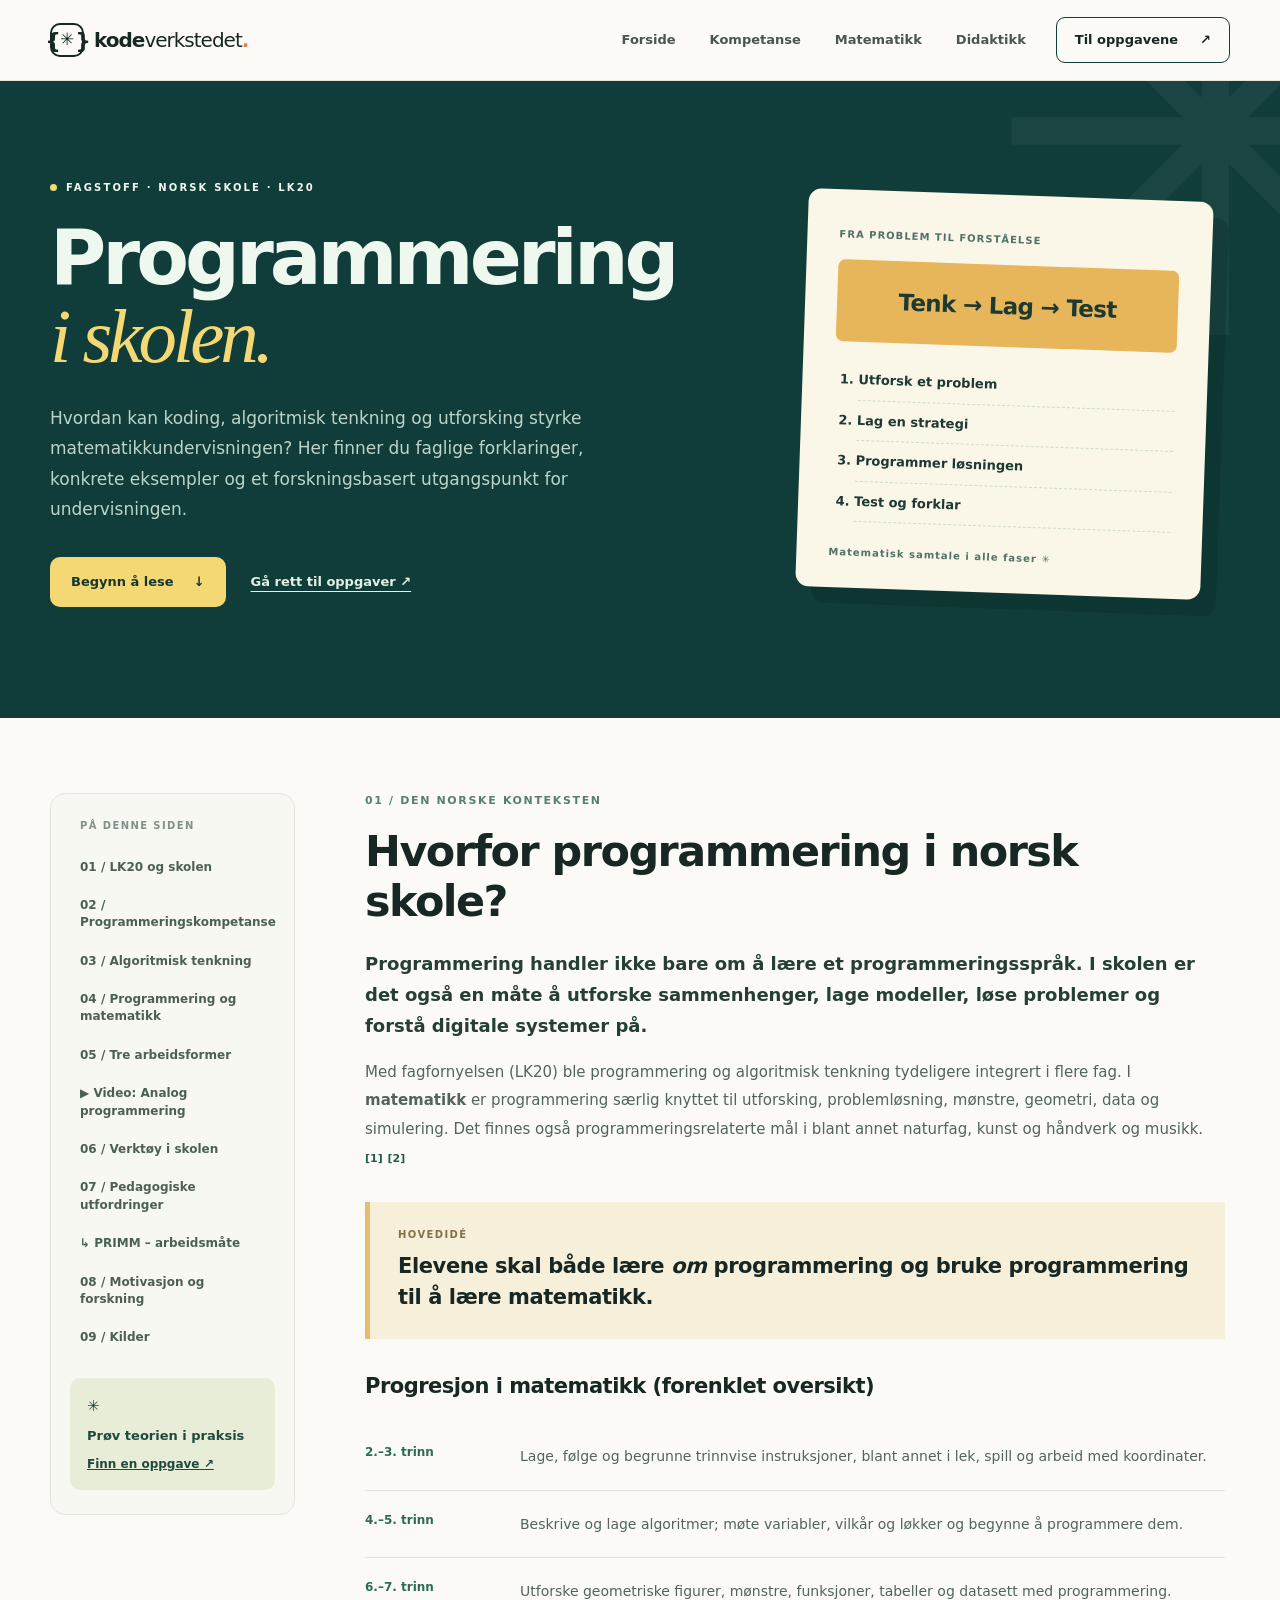
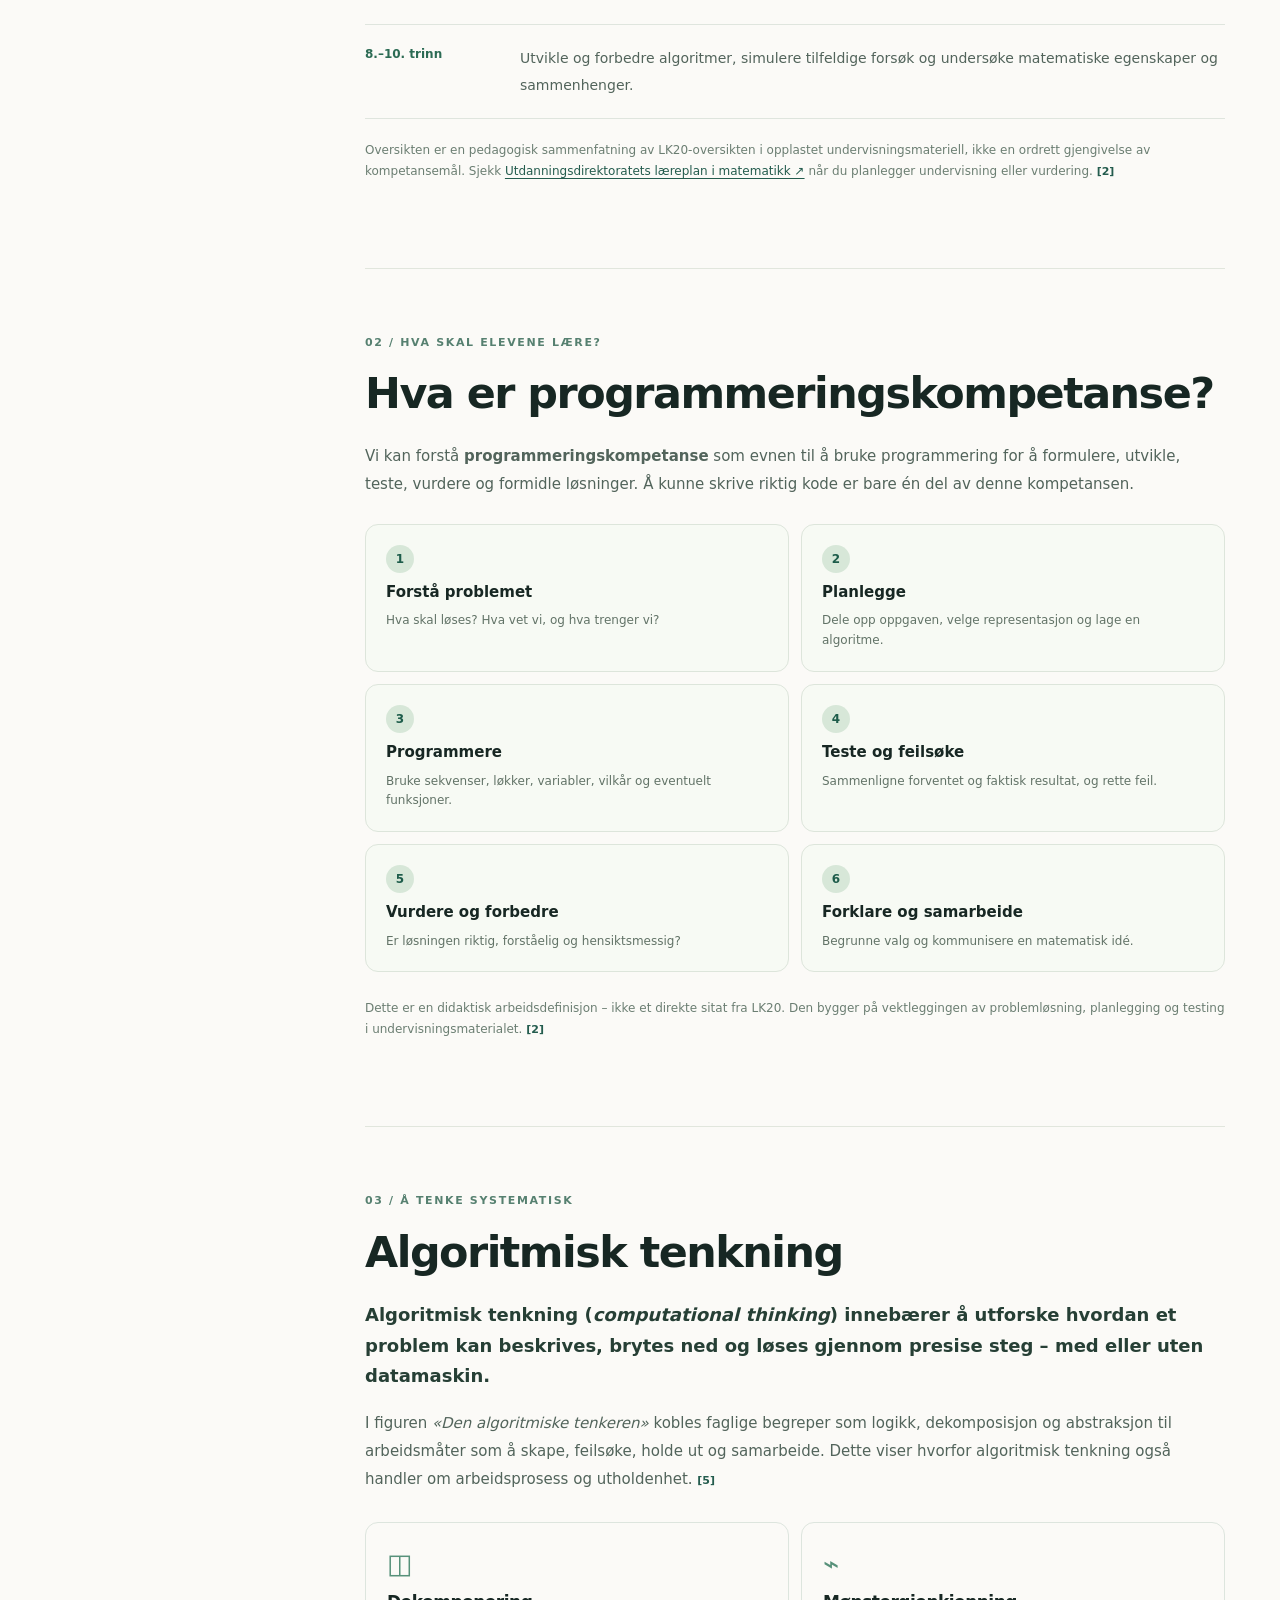
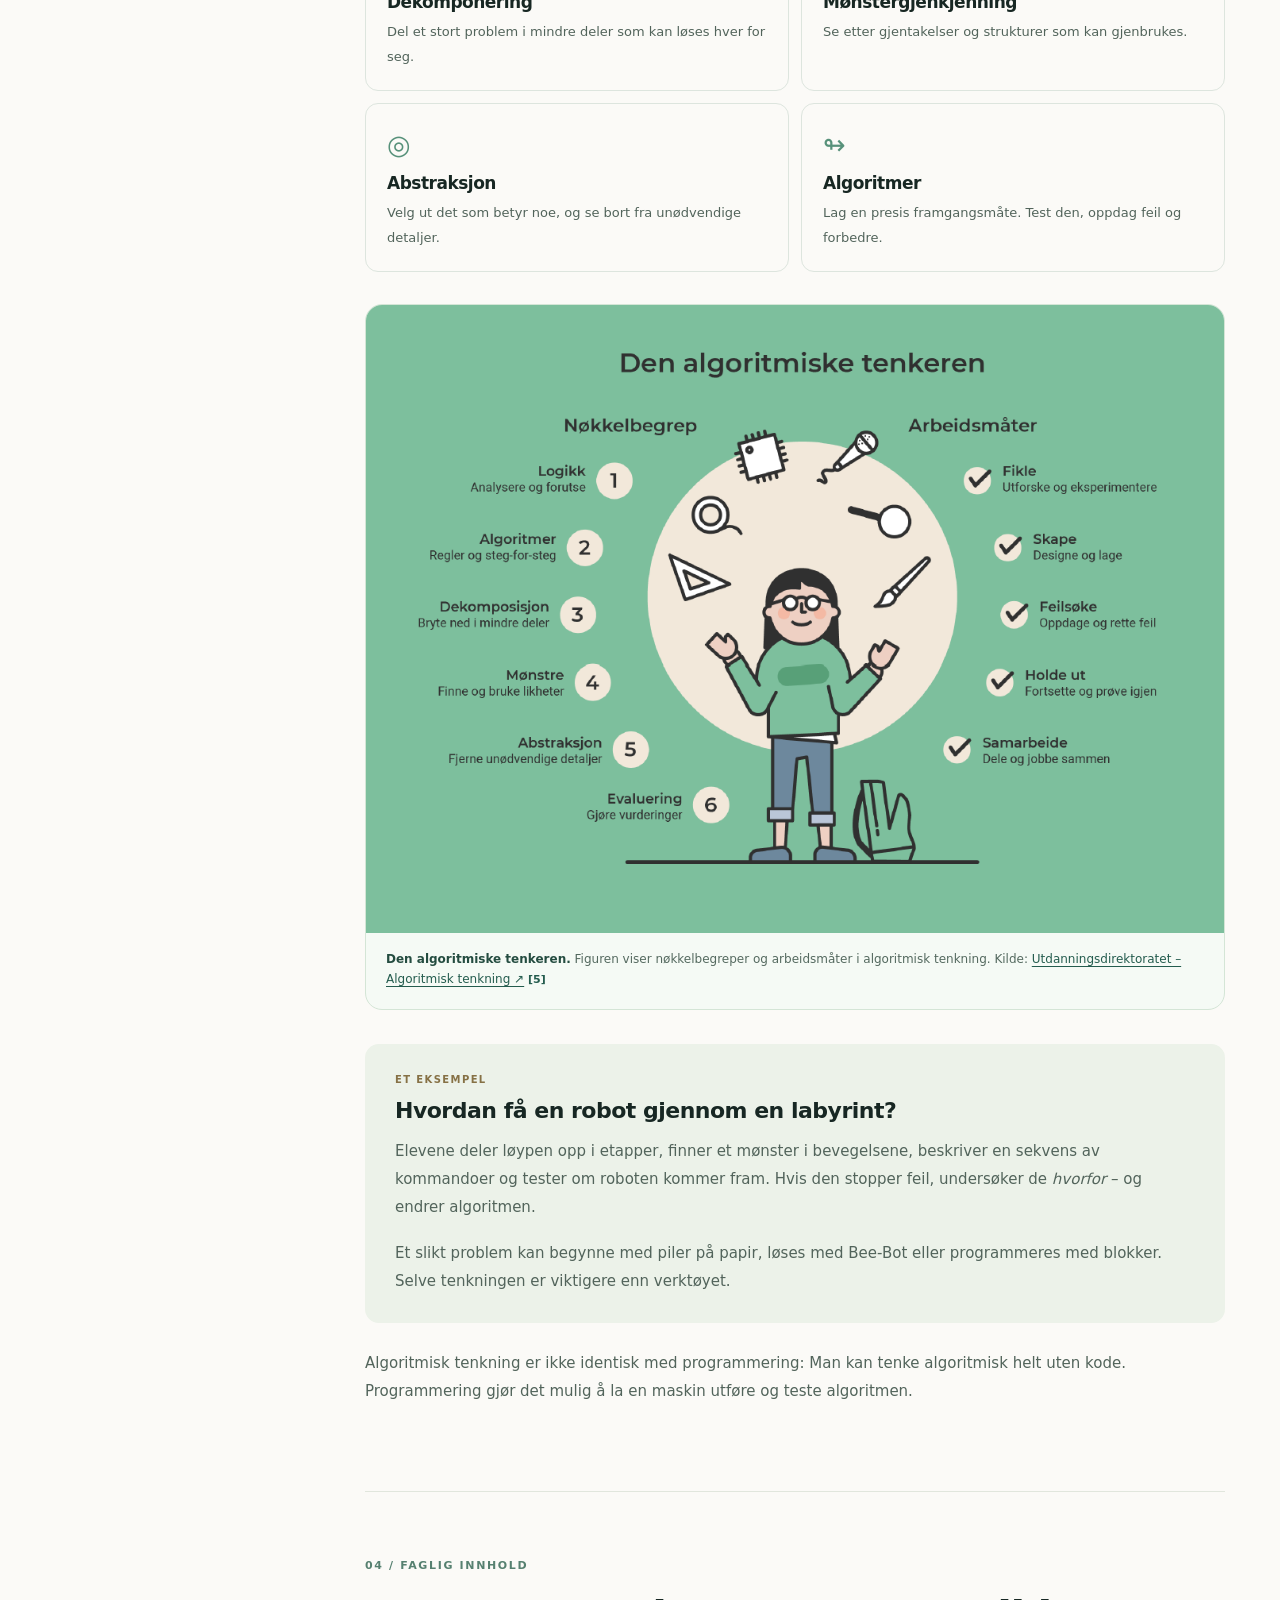
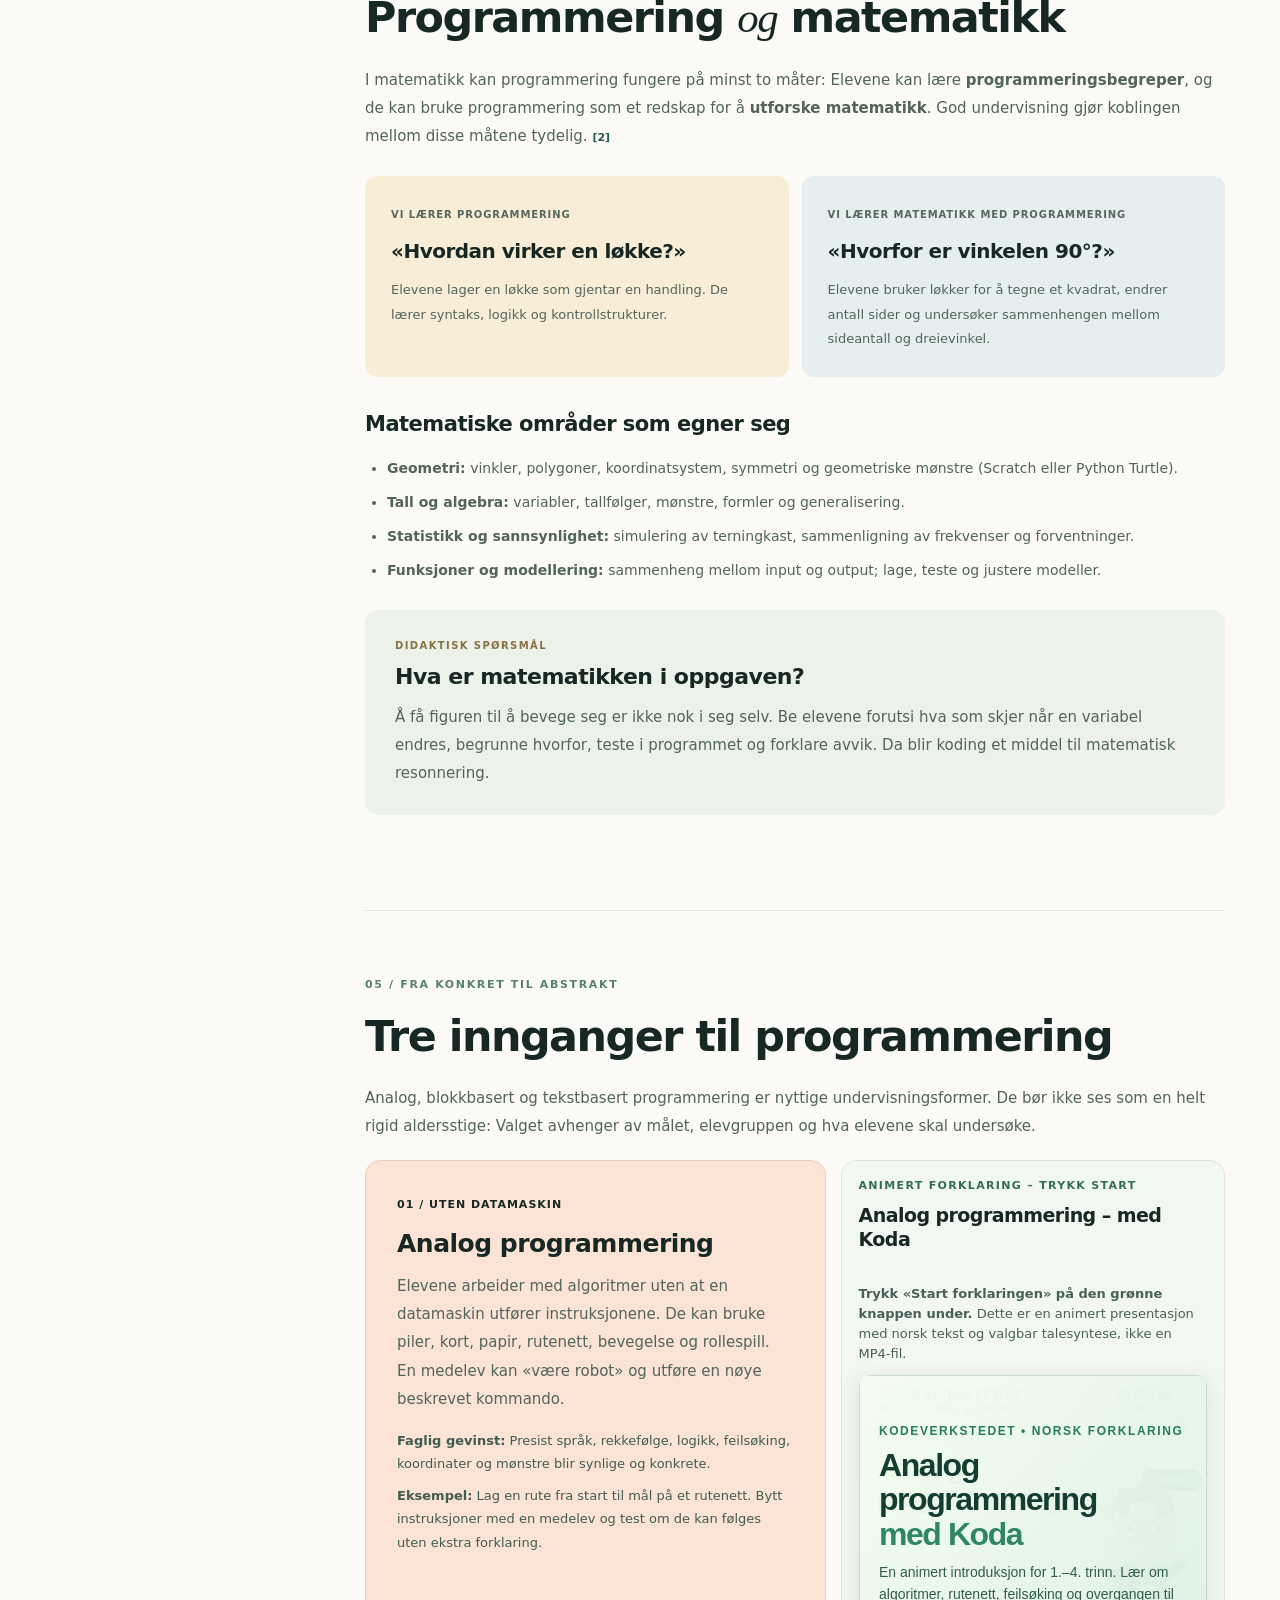
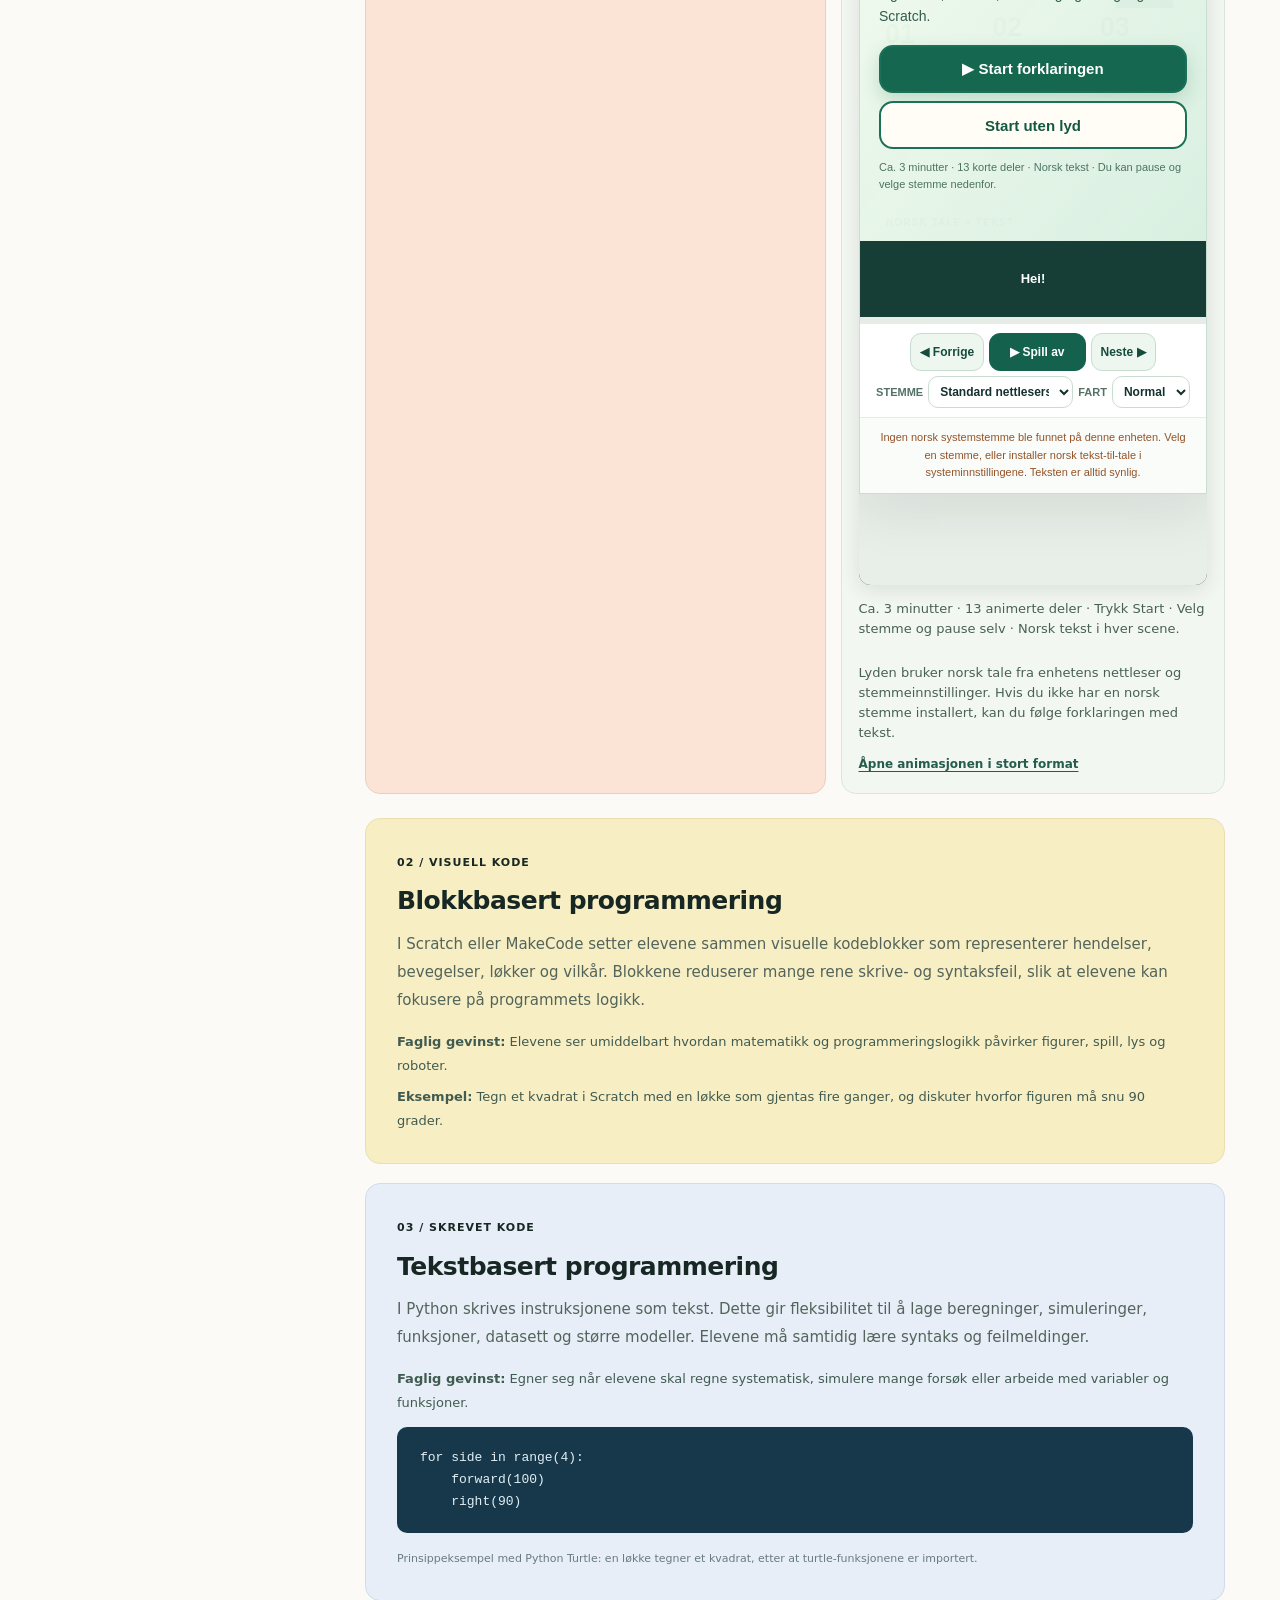
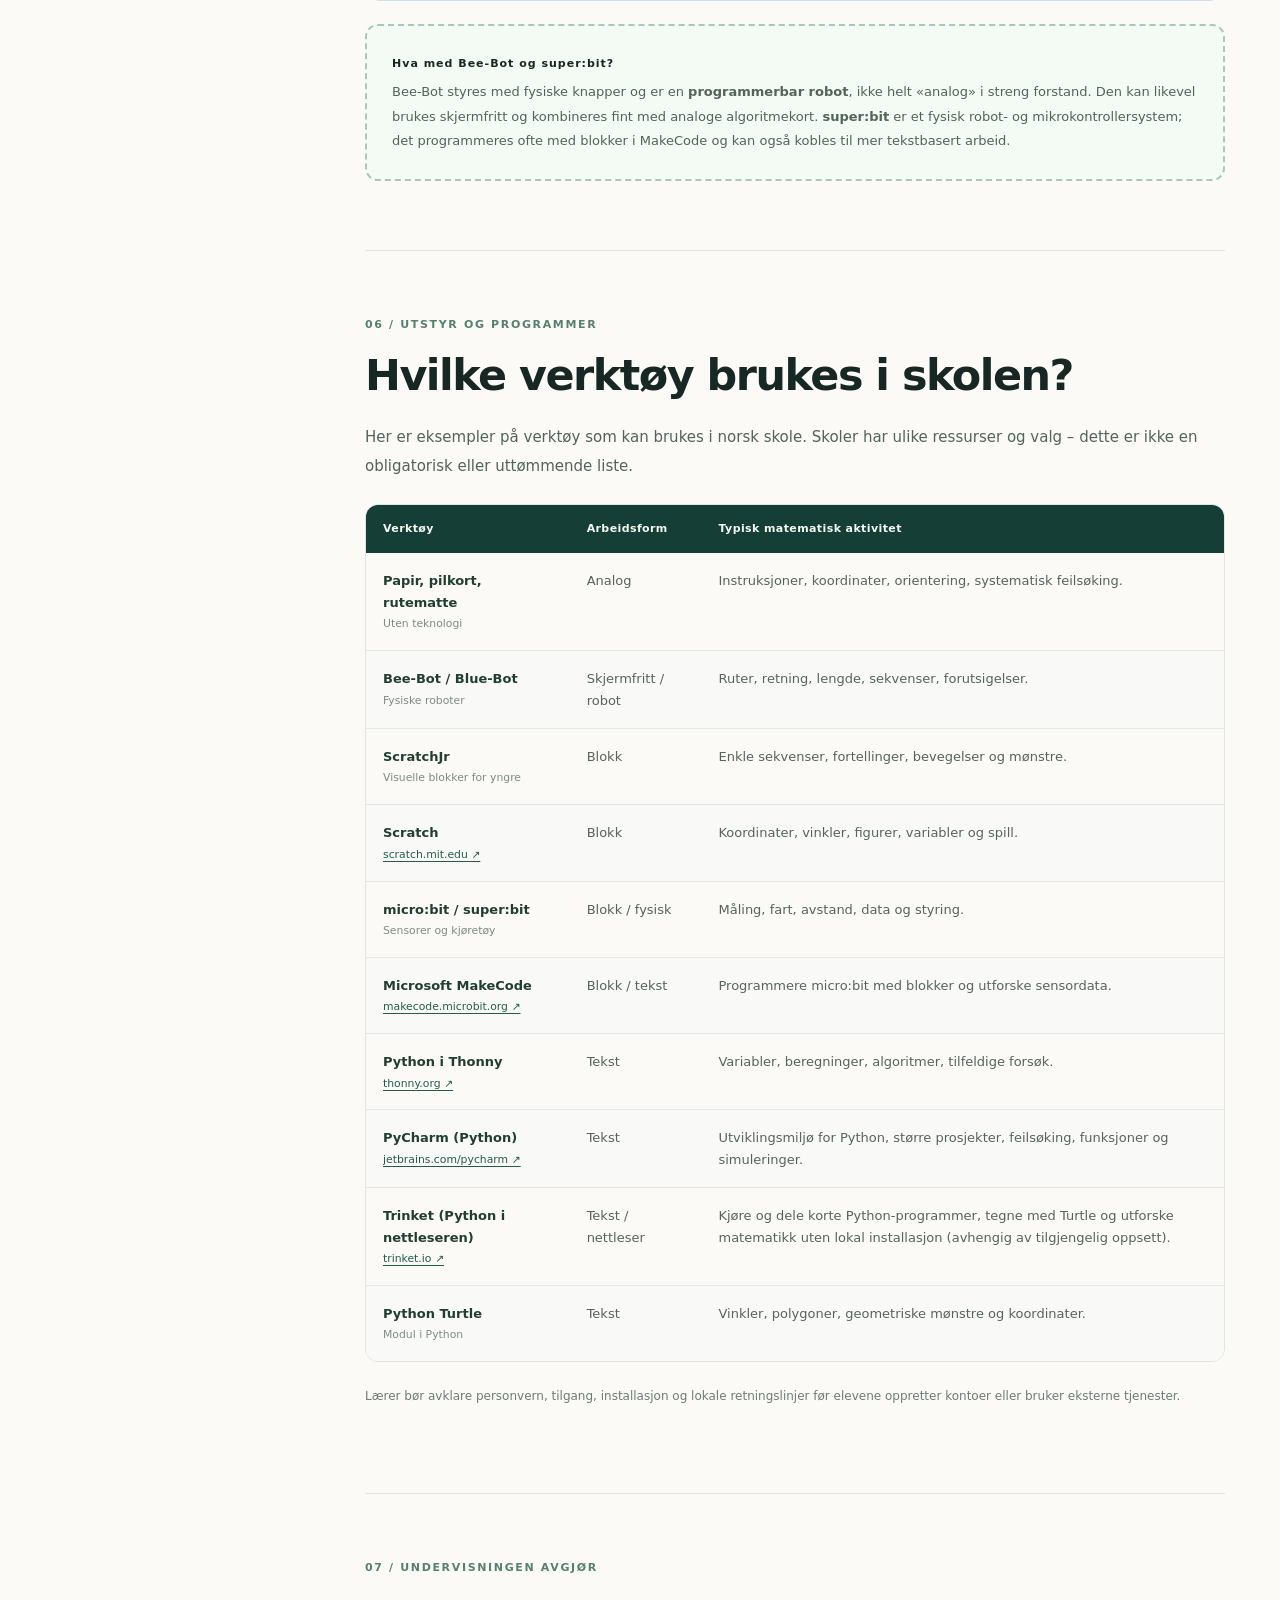
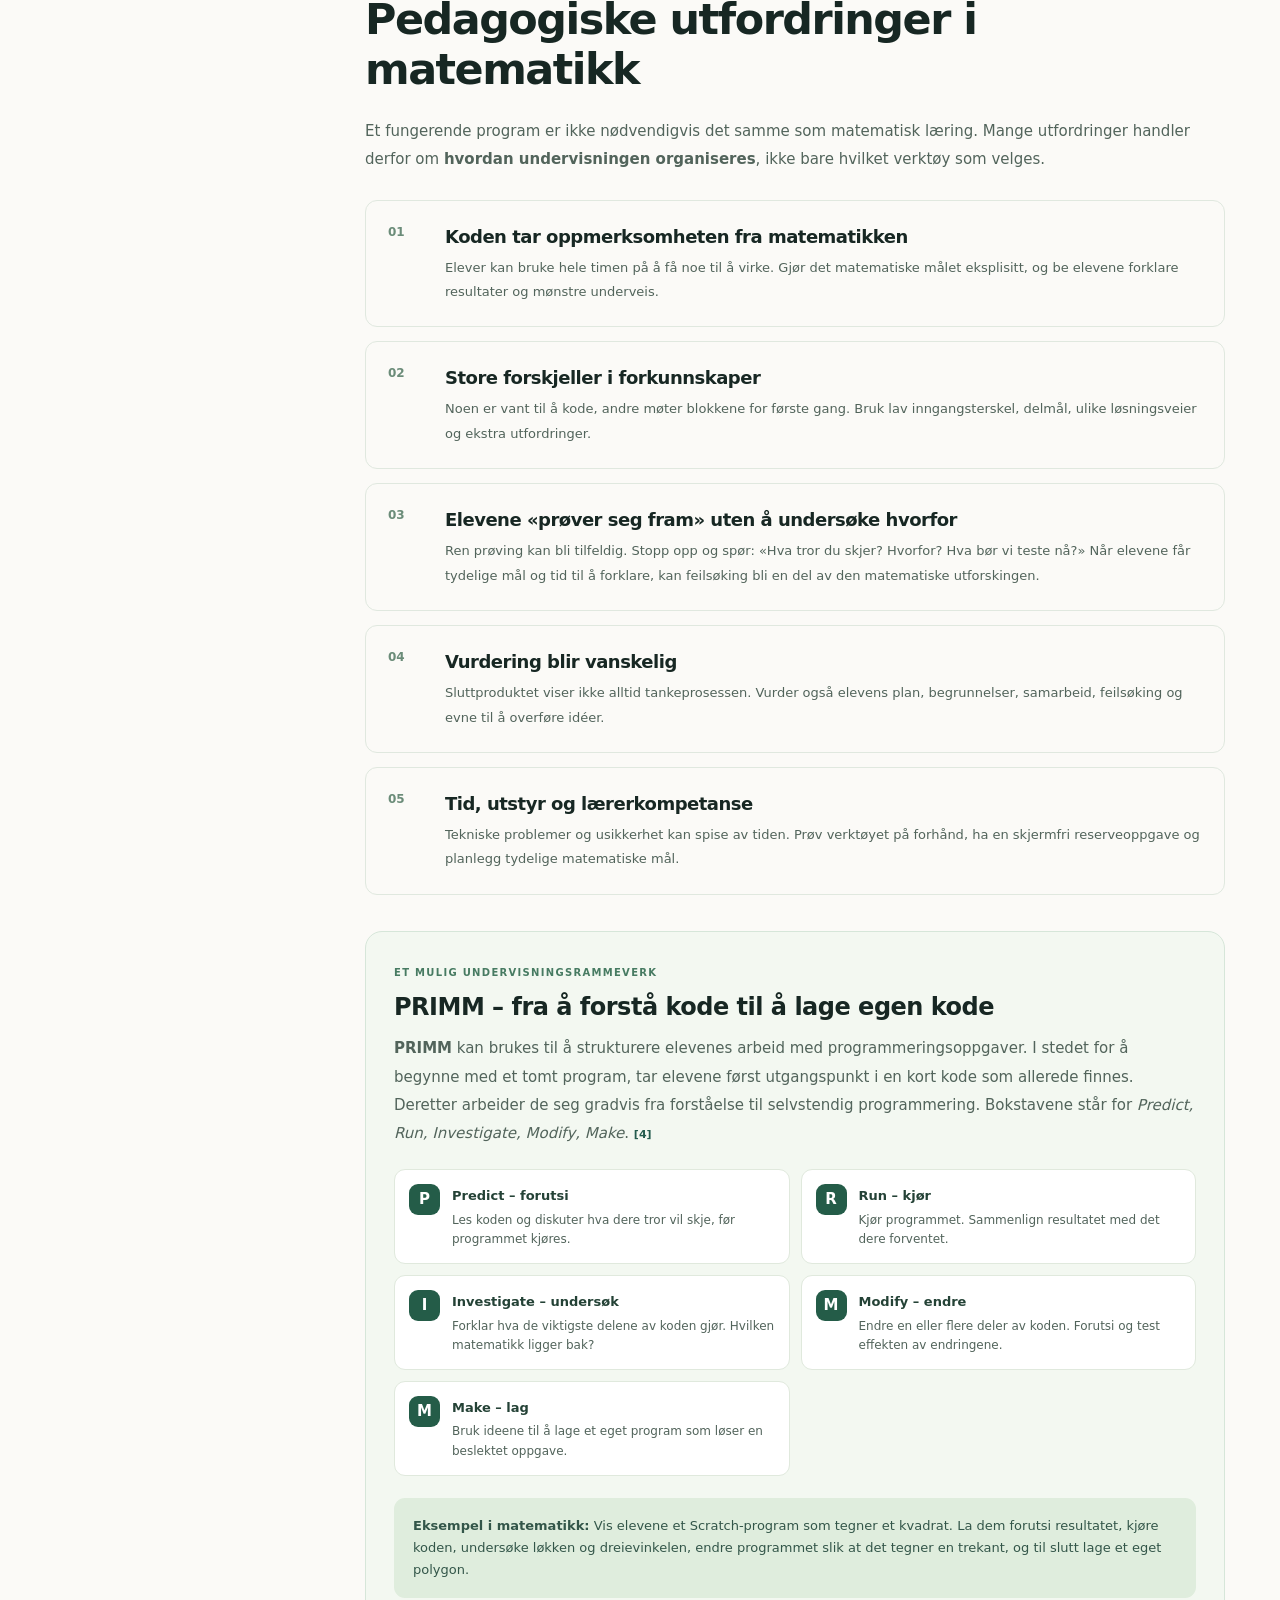
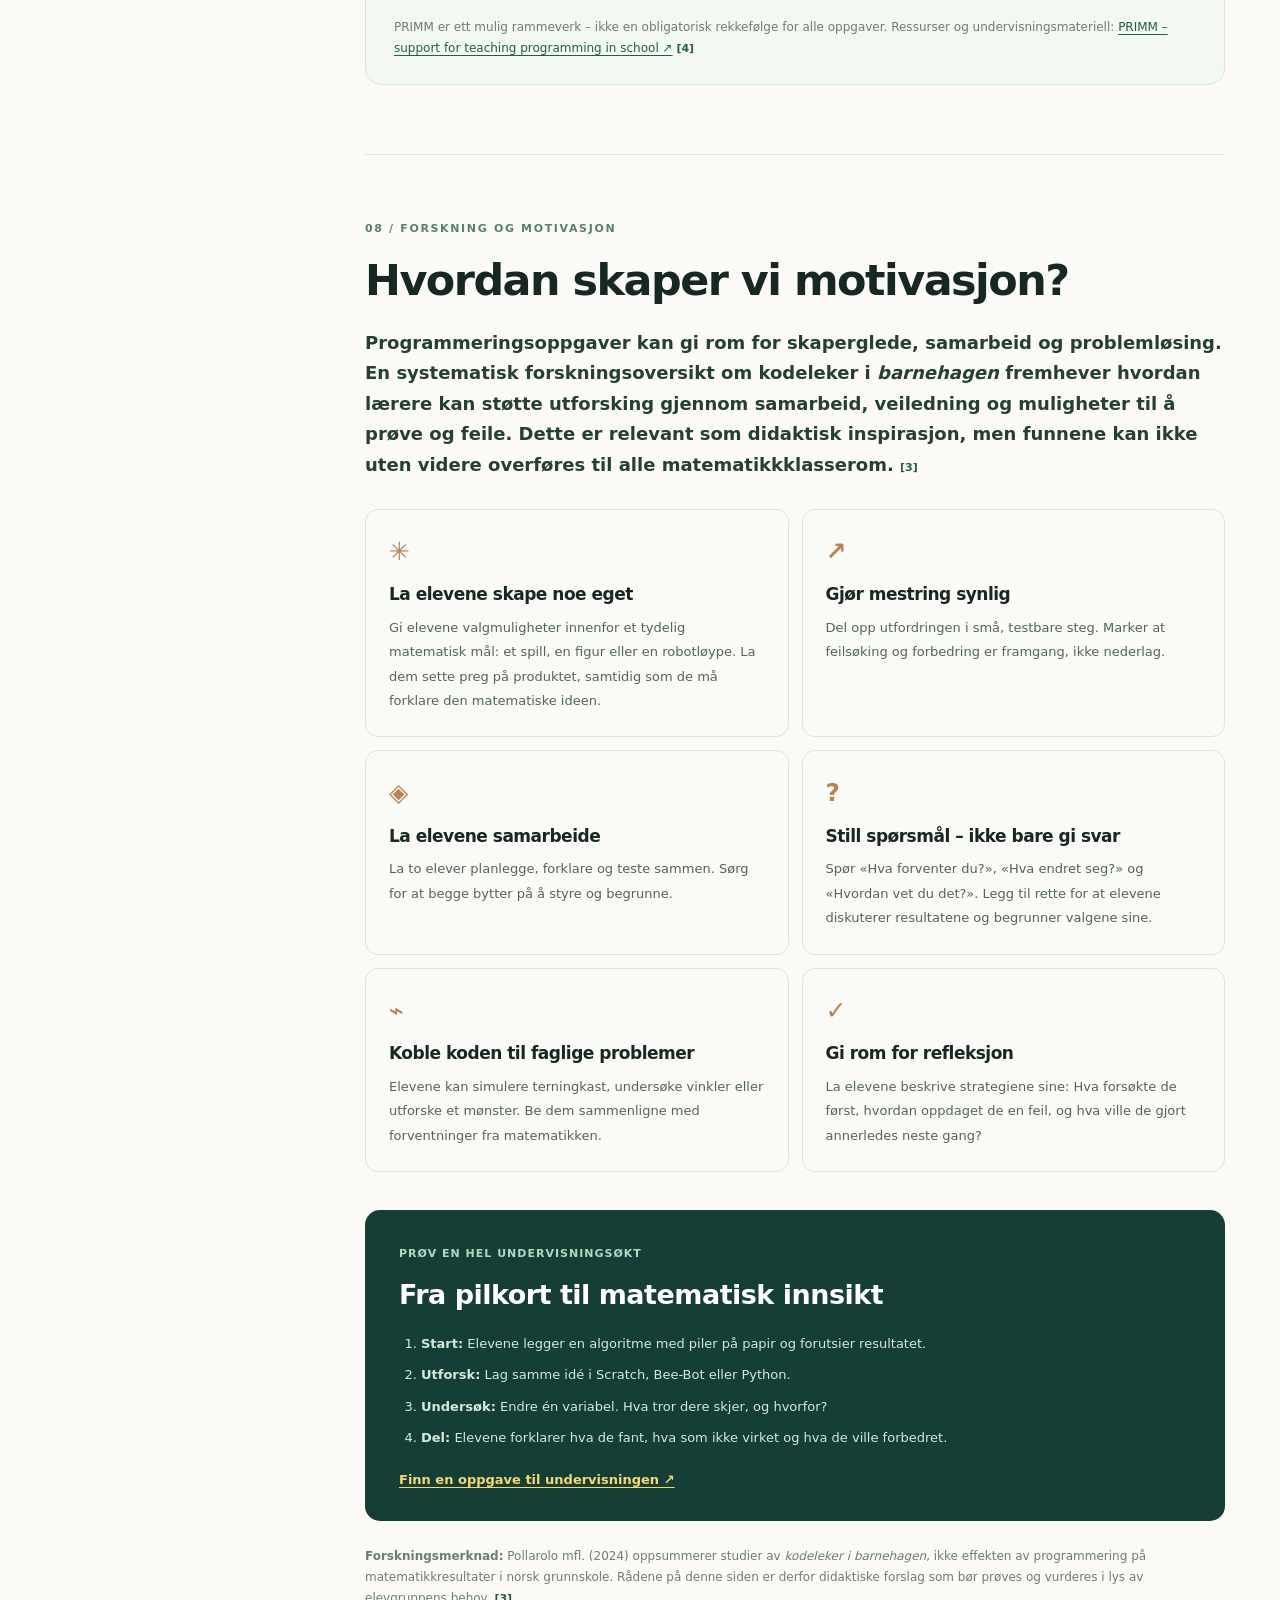
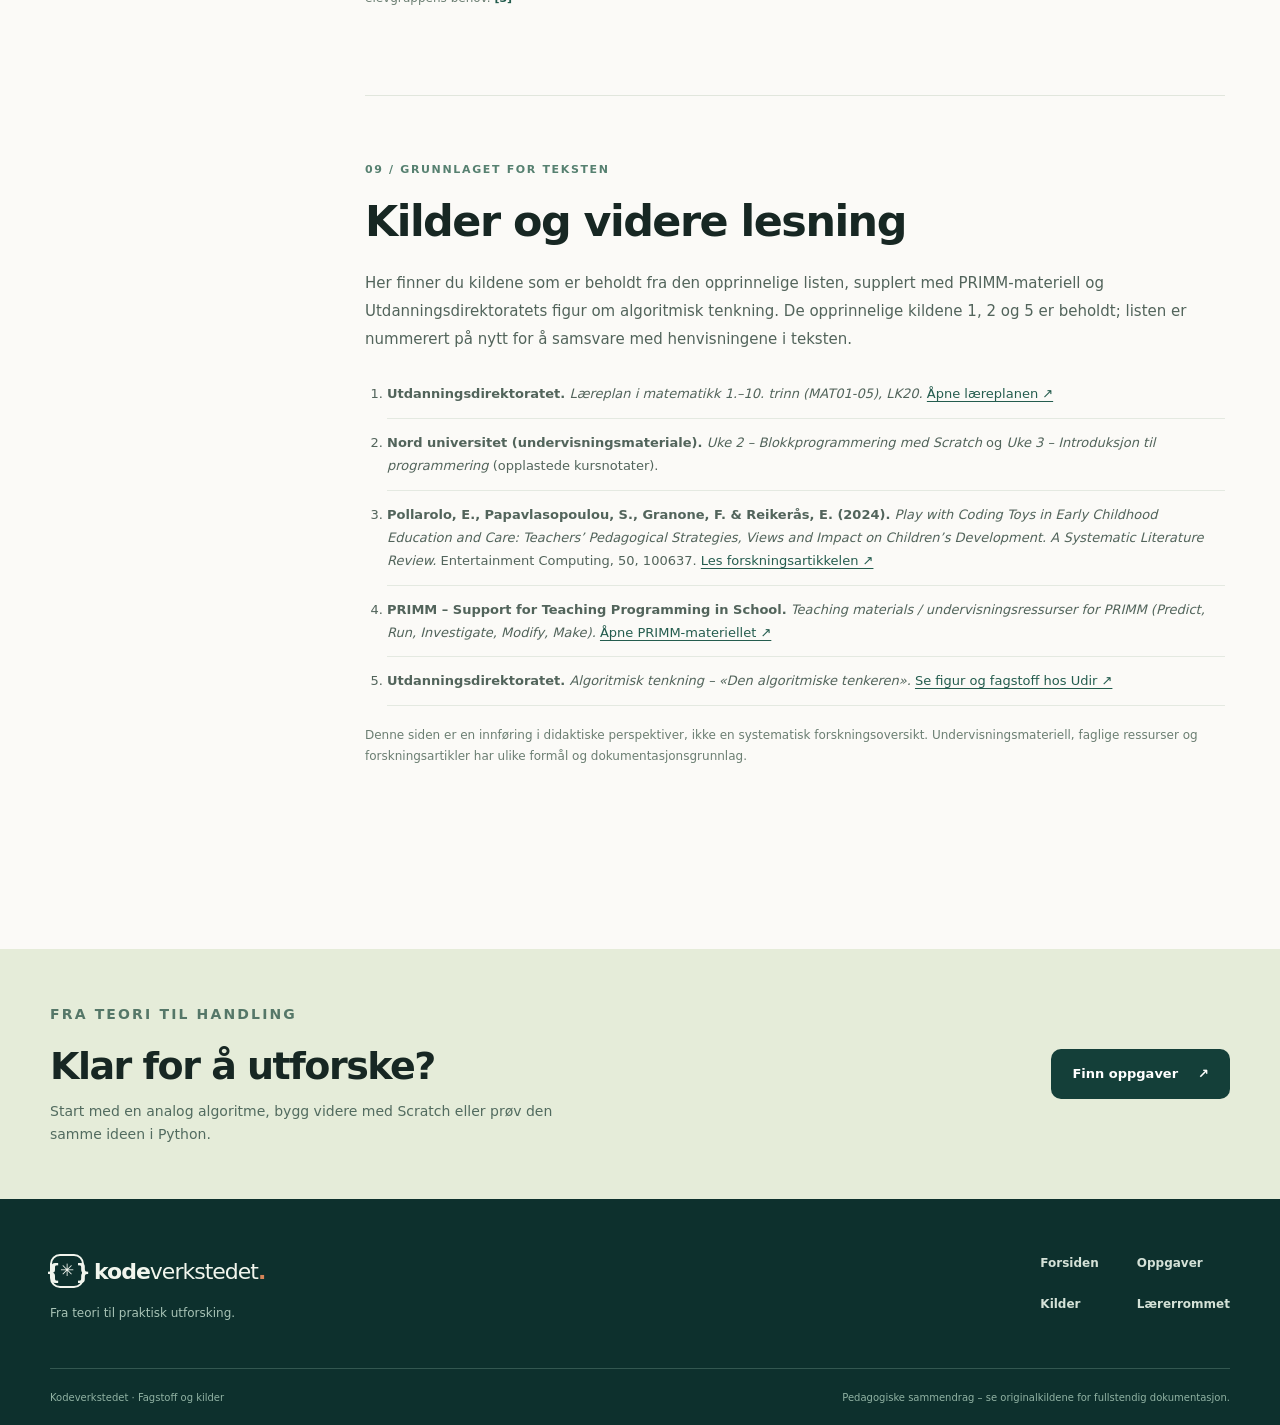
<file: teori.html>
<!DOCTYPE html>

<html lang="nb">
<head>
<meta charset="utf-8"/>
<meta content="width=device-width, initial-scale=1" name="viewport"/>
<meta content="#103d39" name="theme-color"/>
<meta content="Fagstoff om programmering i norsk skole: LK20, algoritmisk tenkning, matematikk, analoge oppgaver, Scratch, Python, verktøy og PRIMM som didaktisk rammeverk." name="description"/>
<title>Programmering i skolen – teori og forskning | Kodeverkstedet</title>
<link href="styles.css" rel="stylesheet"/>
<style>
/* Fagstoff – Kodeverkstedet */
.theory-hero{background:#103d39;color:#eff8ef;position:relative;overflow:hidden;}
.theory-hero::after{content:'✳';color:rgba(255,255,255,.045);font-size:560px;position:absolute;right:-170px;top:-220px;pointer-events:none;line-height:1;}
.theory-hero-grid{display:grid;grid-template-columns:1.18fr .82fr;gap:80px;align-items:center;padding-block:99px 111px;position:relative;z-index:1;}
.theory-hero h1{font-size:clamp(56px,6vw,89px);letter-spacing:-4px;line-height:1.02;margin:0 0 26px;}
.theory-hero h1 em{font-family:Georgia,serif;font-weight:400;color:#f4d874;}
.theory-lead{max-width:590px;font-size:17px;color:#bcd5c8;line-height:1.8;margin:0 0 32px;}
.theory-hero-actions{display:flex;align-items:center;gap:25px;flex-wrap:wrap;}
.theory-hero-secondary{font-size:13px;font-weight:750;color:#e3f0e4;text-decoration:underline;text-underline-offset:5px;}
.theory-sketch{background:#faf7e9;box-shadow:16px 16px 0 rgba(0,0,0,.13);color:#1d3931;padding:32px 32px 25px;border-radius:13px;transform:rotate(2deg);max-width:405px;justify-self:center;width:100%;}
.theory-sketch>span,.theory-sketch small{font-size:10px;letter-spacing:1px;font-weight:850;color:#507166;}
.sketch-center{background:#e7b55a;border-radius:7px;padding:24px 15px;text-align:center;font-size:23px;font-weight:850;letter-spacing:-.7px;margin:15px 0;}
.theory-sketch ol{padding-left:24px;margin:18px 0;}
.theory-sketch li{border-bottom:1px dashed #cdd9ce;padding:10px 0;font-size:13px;font-weight:720;}
.theory-page-layout{display:grid;grid-template-columns:245px minmax(0,1fr);gap:70px;align-items:start;padding-block:75px 96px;}
.theory-sidebar{position:sticky;top:24px;}
.theory-sidebar-card{padding:24px 19px;border:1px solid #e3e5db;background:#f8f8f2;border-radius:15px;display:flex;flex-direction:column;gap:3px;}
.sidebar-label{font-size:10px;font-weight:850;letter-spacing:1.4px;color:#839089;margin:0 0 14px 10px;}
.theory-sidebar-card>a{font-size:12px;font-weight:700;color:#4b6055;border-radius:7px;padding:9px 10px;line-height:1.45;}
.theory-sidebar-card>a:hover,.theory-sidebar-card>a:focus-visible{background:#e9efe7;color:#163d36;}
.sidebar-callout{background:#e8edd8;border-radius:10px;margin-top:19px;padding:17px;display:flex;flex-direction:column;gap:9px;color:#20493e;}
.sidebar-callout strong{font-size:13px;}
.sidebar-callout a{font-size:12px;font-weight:850;text-decoration:underline;}
.theory-article{min-width:0;max-width:860px;}
.article-section{padding-bottom:69px;margin-bottom:66px;border-bottom:1px solid #e1e6dd;scroll-margin-top:25px;}
.article-section:last-child{border-bottom:0;margin-bottom:0;}
.article-kicker{font-size:11px;letter-spacing:1.65px;color:#568070;font-weight:850;margin-bottom:17px;}
.article-section h2{font-size:clamp(30px,3.35vw,46px);letter-spacing:-1.5px;line-height:1.17;margin:0 0 23px;}
.article-section h2 em{font-family:Georgia,serif;font-weight:400;}
.article-section h3{font-size:21px;letter-spacing:-.5px;margin:32px 0 12px;}
.article-section p{font-size:15px;line-height:1.88;color:#52645b;margin:0 0 17px;}
.article-section p.article-lead{color:#263f35;font-weight:570;font-size:18px;line-height:1.7;}
.article-section a:not(.button):hover{text-decoration-thickness:2px;}
.article-section a:not(.button){text-decoration:underline;text-underline-offset:3px;color:#245c4e;}
.cite-link{font-size:11px;font-weight:850;text-decoration:none!important;white-space:nowrap;}
.pull-quote{border-left:5px solid #e6bd6e;background:#f6f0db;margin:31px 0;padding:25px 28px;display:flex;flex-direction:column;gap:9px;}
.pull-quote span,.example-label{font-size:10px;letter-spacing:1.4px;font-weight:850;color:#867145;}
.pull-quote strong{font-size:21px;line-height:1.5;letter-spacing:-.4px;}
.stage-timeline{display:grid;gap:0;margin:21px 0;}
.stage-timeline>div{display:grid;grid-template-columns:135px 1fr;gap:20px;padding:20px 0;border-bottom:1px solid #dfe5de;}
.stage-timeline span{font-size:12px;font-weight:850;color:#2c6b54;}
.stage-timeline p{margin:0;font-size:14px;}
.article-section p.aside-note{font-size:12px;color:#6b7e72;line-height:1.75;margin-top:19px;}
.competency-grid{display:grid;grid-template-columns:repeat(2,1fr);gap:12px;margin:26px 0;}
.competency-grid>div{border:1px solid #dde5db;background:#f7faf4;border-radius:13px;padding:20px;display:flex;flex-direction:column;gap:8px;}
.competency-grid b{width:28px;height:28px;background:#d7e7d8;color:#1d5c4a;border-radius:50%;display:grid;place-items:center;font-size:12px;}
.competency-grid strong{font-size:15px;}
.competency-grid span{color:#627367;font-size:12px;line-height:1.65;}
.thinking-grid{display:grid;grid-template-columns:repeat(2,1fr);gap:12px;margin:29px 0 26px;}
.thinking-grid>div{padding:21px;border:1px solid #dde5de;border-radius:13px;}
.thinking-grid>div>span{font-size:27px;color:#57917a;}
.thinking-grid h3{font-size:17px;margin:5px 0 5px;}
.thinking-grid p{font-size:13px;margin:0;}
.math-example{background:#ecf2e9;border-radius:14px;padding:28px 30px;margin:26px 0;}
.math-example h3{margin:7px 0 10px;font-size:22px;}
.math-example p:last-child{margin-bottom:0;}
.math-compare{display:grid;grid-template-columns:repeat(2,1fr);gap:13px;margin:25px 0;}
.math-compare>div{padding:26px;border-radius:12px;background:#f8edd6;}
.math-compare>div+div{background:#e5eff0;}
.math-compare span{font-size:10px;letter-spacing:.9px;color:#57675d;font-weight:850;}
.math-compare h3{font-size:20px;margin:12px 0;}
.math-compare p{font-size:13px;margin:0;}
.article-bullets{padding-left:22px;line-height:1.85;color:#52645b;}
.article-bullets li{margin:8px 0;font-size:14px;}
.type-card{padding:31px;border-radius:15px;margin:19px 0;border:1px solid transparent;}
.type-card>span,.type-bridge>strong{font-size:11px;font-weight:850;letter-spacing:1px;}
.type-card h3{font-size:25px;margin:10px 0;}
.type-card p{margin-bottom:16px;}
.type-card div{font-size:13px;line-height:1.8;margin-top:8px;color:#405b50;}
.type-analog{background:#fbe4d5;border-color:#ebcfbd;}
.type-block{background:#f8eec3;border-color:#eadfae;}
.type-text{background:#e7eef8;border-color:#cfdce9;}
.type-card pre{overflow-x:auto;background:#16384a;color:#e3eff5;padding:20px 23px;border-radius:10px;font-size:13px;line-height:1.7;}
.type-card small{font-size:11px;color:#687b7f;}
.type-bridge{padding:25px;border-radius:13px;border:2px dashed #a7c9b6;background:#f4faf4;margin-top:23px;}
.type-bridge p{margin:7px 0 0;font-size:13px;}
.tool-table-scroll{overflow-x:auto;border:1px solid #e0e5df;border-radius:13px;margin:24px 0;}
.tool-table{width:100%;border-collapse:collapse;min-width:620px;font-size:13px;}
.tool-table th{text-align:left;background:#143e36;color:#f2f8ef;padding:16px 17px;font-size:11px;letter-spacing:.4px;}
.tool-table td{padding:17px;border-bottom:1px solid #e4e8e3;color:#55655b;line-height:1.65;vertical-align:top;}
.tool-table tr:nth-child(even) td{background:#f9faf7;}
.tool-table tr:last-child td{border-bottom:0;}
.tool-table td strong{color:#223e33;display:block;}
.tool-table td small{display:block;margin-top:2px;color:#7c8d80;}
.challenge-list{display:grid;gap:14px;margin-top:26px;}
.challenge-list article{display:flex;gap:21px;border:1px solid #e0e8df;border-radius:12px;padding:22px;}
.challenge-list article>span{flex:0 0 36px;font-size:12px;color:#6b8c79;font-weight:900;}
.challenge-list h3{font-size:18px;margin:0 0 6px;}
.challenge-list p{font-size:13px;margin:0;}
.motivation-grid{display:grid;grid-template-columns:repeat(2,1fr);gap:13px;margin:28px 0 38px;}
.motivation-grid>div{padding:23px;border:1px solid #dde4db;border-radius:13px;background:#fafbf7;}
.motivation-grid b{font-size:25px;color:#b88455;}
.motivation-grid h3{font-size:17px;margin:12px 0 8px;}
.motivation-grid p{font-size:13px;margin:0;}
.research-evidence{display:grid;gap:9px;margin:19px 0 25px;}
.research-evidence>div{display:grid;grid-template-columns:142px 1fr;gap:19px;border-bottom:1px solid #e3e8e2;padding:15px 0;}
.research-evidence span{font-size:10px;letter-spacing:1px;font-weight:850;color:#4a8268;}
.research-evidence p{font-size:13px;margin:0;}
.lesson-box{background:#143e36;color:#fff;border-radius:15px;padding:31px 34px;margin:25px 0;}
.lesson-box>span{font-size:11px;letter-spacing:1px;color:#b5d7c2;font-weight:850;}
.lesson-box h3{margin:11px 0 17px;font-size:27px;}
.lesson-box ol{padding-left:22px;margin:0 0 18px;}
.lesson-box li{font-size:13px;color:#d8e8db;line-height:1.8;margin-bottom:8px;}
.lesson-box a{color:#f4d874!important;font-weight:850;font-size:13px;}
.reference-list{padding-left:22px;}
.reference-list li{color:#52645b;font-size:13px;line-height:1.8;padding:12px 0;border-bottom:1px solid #e4e9e1;scroll-margin-top:20px;}
.theory-end{background:#e5ecd9;padding-block:54px;}
.theory-end-inner{display:flex;justify-content:space-between;align-items:center;gap:32px;}
.theory-end h2{font-size:38px;letter-spacing:-1.5px;margin:0 0 5px;}
.theory-end p{color:#526b5f;margin:0;max-width:550px;line-height:1.6;font-size:14px;}
.theory-end .eyebrow{margin-bottom:13px;color:#557768;}
.theory-end .button{background:#143f39;color:white;flex:0 0 auto;}
@media(max-width:1100px){.theory-hero-grid{gap:40px}.theory-page-layout{gap:30px;grid-template-columns:210px 1fr}.theory-sketch{padding:25px}}
@media(max-width:830px){.theory-page-layout{grid-template-columns:1fr;padding-block:44px}.theory-sidebar{position:static}.theory-sidebar-card{display:flex;flex-direction:row;flex-wrap:wrap;gap:5px;padding:16px}.sidebar-label{width:100%;margin:4px}.theory-sidebar-card>a{border:1px solid #dce5d8;font-size:11px}.sidebar-callout{display:none}.theory-hero-grid{grid-template-columns:1fr;padding-block:60px}.theory-sketch{display:none}}
@media(max-width:650px){.theory-hero h1{font-size:55px;letter-spacing:-2.8px}.theory-lead{font-size:15px}.theory-hero-grid{padding-block:52px 61px}.article-section{margin-bottom:43px;padding-bottom:44px}.article-section h2{font-size:33px}.article-section p{font-size:14px}.competency-grid,.thinking-grid,.math-compare,.motivation-grid{grid-template-columns:1fr}.stage-timeline>div{grid-template-columns:1fr;gap:5px;padding:15px 0}.research-evidence>div{grid-template-columns:1fr;gap:5px}.theory-end-inner{flex-direction:column;align-items:flex-start}.theory-sidebar-card{max-height:none}.challenge-list article{gap:11px;padding:17px}.type-card{padding:22px}}
/* Keep long Norwegian headings within narrow phone screens. */
@media (max-width:650px){.theory-hero h1{font-size:clamp(36px,10.4vw,48px);letter-spacing:-2.6px;overflow-wrap:normal;}}
@media (max-width:650px){.article-section h2{hyphens:auto;overflow-wrap:anywhere;}}

/* Udir figure: preserve uploaded aspect ratio and show clear source attribution. */
.algoritmisk-figur{margin:32px 0 34px;border:1px solid #d4e5d6;border-radius:17px;background:#f5faf5;overflow:hidden;}
.algoritmisk-figur img{width:100%;height:auto;display:block;}
.algoritmisk-figur figcaption{padding:16px 20px 19px;font-size:12px;line-height:1.7;color:#54695f;}
.algoritmisk-figur figcaption strong{color:#244c40;}
/* PRIMM: ordered scaffolding steps, readable on phones. */
.primm-section{margin:36px 0 0;padding:28px 28px 25px;border-radius:17px;border:1px solid #d6e6d9;background:#f3f8f1;scroll-margin-top:24px;}
.primm-heading>span{font-size:10px;letter-spacing:1.3px;font-weight:850;color:#477b62;}
.article-section .primm-heading h3{margin:10px 0 12px;font-size:24px;line-height:1.25;}
.primm-grid{padding:0;margin:22px 0;list-style:none;display:grid;grid-template-columns:repeat(2,minmax(0,1fr));gap:11px;}
.primm-grid li{display:flex;align-items:flex-start;gap:12px;background:#fff;border:1px solid #e0e9dd;border-radius:11px;padding:14px;}
.primm-letter{flex:0 0 31px;width:31px;height:31px;display:grid;place-items:center;border-radius:9px;background:#245c48;color:#fff;font-weight:850;font-size:15px;}
.primm-grid strong{font-size:13px;line-height:1.5;color:#244236;}
.article-section .primm-grid p{font-size:12px;line-height:1.6;margin:4px 0 0;}
.primm-example{background:#dfeddd;border-radius:11px;padding:17px 19px;color:#335649;font-size:13px;line-height:1.7;}
.primm-section .aside-note{margin-bottom:0;}
@media(max-width:650px){.primm-section{padding:20px 16px;}.primm-grid{grid-template-columns:1fr;}.algoritmisk-figur figcaption{padding:13px 15px;}}


@media(max-width:650px){.analog-video-card iframe.analog-video-player{height:870px!important;min-height:870px!important}}
</style>
<style>
/* Video ved introduksjonen til analog programmering */
.analog-video-layout {display:grid; grid-template-columns:minmax(0,1fr); gap:18px; margin:20px 0 24px; align-items:stretch}
.analog-video-layout .type-card{margin:0}
.analog-video-card{border:1px solid #dce5db; background:#f3f7f2; padding:22px; border-radius:15px; min-width:0; display:flex; flex-direction:column; justify-content:center}
.analog-video-card .analog-video-eyebrow{font-size:11px; color:#326e57; font-weight:850; letter-spacing:.12em}
.article-section .analog-video-card h3{font-size:21px; letter-spacing:-.55px; margin:8px 0 18px; line-height:1.3}
.analog-video-player{width:100%; aspect-ratio:16/9; display:block; border-radius:12px; background:#143b36; box-shadow:0 5px 20px rgba(21,48,40,.12)}
.article-section .analog-video-summary{font-size:13px; line-height:1.55; margin:14px 0 10px; color:#486057}
.article-section .analog-video-links{font-size:12px; font-weight:750; margin:0}
@media(min-width:1020px){.analog-video-layout{grid-template-columns:minmax(0,1.09fr) minmax(0,.91fr);gap:15px}.analog-video-card{padding:17px}.article-section .analog-video-card h3{font-size:19px}}
@media(max-width:650px){.analog-video-card{padding:17px}.article-section .analog-video-card h3{font-size:19px}}
</style></head>
<body>
<a class="skip-link" href="#faginnhold">Hopp til faginnholdet</a>
<header class="site-header"><div class="wrap topbar"><a aria-label="Kodeverkstedet – tilbake til forsiden" class="brand" href="index.html"><span aria-hidden="true" class="brand-symbol">{<span class="brand-star">✳</span>}</span><span>kode<span class="brand-highlight">verkstedet</span><span class="brand-dot">.</span></span></a><nav aria-label="Hovedmeny" class="nav-links"><a href="index.html">Forside</a><a href="#kompetanse">Kompetanse</a><a href="#matematikk">Matematikk</a><a href="#didaktikk">Didaktikk</a></nav><a class="header-cta" href="index.html#oppgaver">Til oppgavene <span aria-hidden="true">↗</span></a></div></header>
<main id="faginnhold">
<section class="theory-hero"><div class="wrap theory-hero-grid"><div><p class="eyebrow"><span class="eyebrow-dot"></span> FAGSTOFF · NORSK SKOLE · LK20</p><h1>Programmering<br/><em>i skolen.</em></h1><p class="theory-lead">Hvordan kan koding, algoritmisk tenkning og utforsking styrke matematikkundervisningen? Her finner du faglige forklaringer, konkrete eksempler og et forskningsbasert utgangspunkt for undervisningen.</p><div class="theory-hero-actions"><a class="button button-yellow" href="#kompetanse">Begynn å lese <span aria-hidden="true">↓</span></a><a class="theory-hero-secondary" href="index.html#oppgaver">Gå rett til oppgaver ↗</a></div></div><div aria-label="Læringssyklus: problem, plan, kode, test, forbedre" class="theory-sketch"><span>FRA PROBLEM TIL FORSTÅELSE</span><div class="sketch-center">Tenk → Lag → Test</div><ol><li>Utforsk et problem</li><li>Lag en strategi</li><li>Programmer løsningen</li><li>Test og forklar</li></ol><small>Matematisk samtale i alle faser ✳</small></div></div></section>
<div class="wrap theory-page-layout"><aside aria-label="Innhold på siden" class="theory-sidebar"><div class="theory-sidebar-card"><span class="sidebar-label">PÅ DENNE SIDEN</span><a href="#skolen">01 / LK20 og skolen</a><a href="#kompetanse">02 / Programmeringskompetanse</a><a href="#algoritmisk">03 / Algoritmisk tenkning</a><a href="#matematikk">04 / Programmering og matematikk</a><a href="#arbeidsformer">05 / Tre arbeidsformer</a><a href="#analog-video">▶ Video: Analog programmering</a><a href="#verktoy">06 / Verktøy i skolen</a><a href="#didaktikk">07 / Pedagogiske utfordringer</a><a href="#primm">↳ PRIMM – arbeidsmåte</a><a href="#motivasjon">08 / Motivasjon og forskning</a><a href="#kilder">09 / Kilder</a><div class="sidebar-callout">✳ <strong>Prøv teorien i praksis</strong><a href="index.html#oppgaver">Finn en oppgave ↗</a></div></div></aside>
<div class="theory-article">
<section class="article-section" id="skolen"><div class="article-kicker">01 / DEN NORSKE KONTEKSTEN</div><h2>Hvorfor programmering i norsk skole?</h2><p class="article-lead">Programmering handler ikke bare om å lære et programmeringsspråk. I skolen er det også en måte å utforske sammenhenger, lage modeller, løse problemer og forstå digitale systemer på.</p><p>Med fagfornyelsen (LK20) ble programmering og algoritmisk tenkning tydeligere integrert i flere fag. I <strong>matematikk</strong> er programmering særlig knyttet til utforsking, problemløsning, mønstre, geometri, data og simulering. Det finnes også programmeringsrelaterte mål i blant annet naturfag, kunst og håndverk og musikk. <a class="cite-link" href="#kilde-1">[1]</a> <a class="cite-link" href="#kilde-2">[2]</a></p><div class="pull-quote"><span>HOVEDIDÉ</span><strong>Elevene skal både lære <em>om</em> programmering og bruke programmering til å lære matematikk.</strong></div><h3>Progresjon i matematikk (forenklet oversikt)</h3><div class="stage-timeline"><div><span>2.–3. trinn</span><p>Lage, følge og begrunne trinnvise instruksjoner, blant annet i lek, spill og arbeid med koordinater.</p></div><div><span>4.–5. trinn</span><p>Beskrive og lage algoritmer; møte variabler, vilkår og løkker og begynne å programmere dem.</p></div><div><span>6.–7. trinn</span><p>Utforske geometriske figurer, mønstre, funksjoner, tabeller og datasett med programmering.</p></div><div><span>8.–10. trinn</span><p>Utvikle og forbedre algoritmer, simulere tilfeldige forsøk og undersøke matematiske egenskaper og sammenhenger.</p></div></div><p class="aside-note">Oversikten er en pedagogisk sammenfatning av LK20-oversikten i opplastet undervisningsmateriell, ikke en ordrett gjengivelse av kompetansemål. Sjekk <a href="https://www.udir.no/lk20/mat01-05" rel="noopener noreferrer" target="_blank">Utdanningsdirektoratets læreplan i matematikk ↗</a> når du planlegger undervisning eller vurdering. <a class="cite-link" href="#kilde-2">[2]</a></p></section>
<section class="article-section" id="kompetanse"><div class="article-kicker">02 / HVA SKAL ELEVENE LÆRE?</div><h2>Hva er programmeringskompetanse?</h2><p>Vi kan forstå <strong>programmeringskompetanse</strong> som evnen til å bruke programmering for å formulere, utvikle, teste, vurdere og formidle løsninger. Å kunne skrive riktig kode er bare én del av denne kompetansen.</p><div class="competency-grid"><div><b>1</b><strong>Forstå problemet</strong><span>Hva skal løses? Hva vet vi, og hva trenger vi?</span></div><div><b>2</b><strong>Planlegge</strong><span>Dele opp oppgaven, velge representasjon og lage en algoritme.</span></div><div><b>3</b><strong>Programmere</strong><span>Bruke sekvenser, løkker, variabler, vilkår og eventuelt funksjoner.</span></div><div><b>4</b><strong>Teste og feilsøke</strong><span>Sammenligne forventet og faktisk resultat, og rette feil.</span></div><div><b>5</b><strong>Vurdere og forbedre</strong><span>Er løsningen riktig, forståelig og hensiktsmessig?</span></div><div><b>6</b><strong>Forklare og samarbeide</strong><span>Begrunne valg og kommunisere en matematisk idé.</span></div></div><p class="aside-note">Dette er en didaktisk arbeidsdefinisjon – ikke et direkte sitat fra LK20. Den bygger på vektleggingen av problemløsning, planlegging og testing i undervisningsmaterialet. <a class="cite-link" href="#kilde-2">[2]</a></p></section>
<section class="article-section" id="algoritmisk"><div class="article-kicker">03 / Å TENKE SYSTEMATISK</div><h2>Algoritmisk tenkning</h2><p class="article-lead">Algoritmisk tenkning (<em>computational thinking</em>) innebærer å utforske hvordan et problem kan beskrives, brytes ned og løses gjennom presise steg – med eller uten datamaskin.</p><p>I figuren <em>«Den algoritmiske tenkeren»</em> kobles faglige begreper som logikk, dekomposisjon og abstraksjon til arbeidsmåter som å skape, feilsøke, holde ut og samarbeide. Dette viser hvorfor algoritmisk tenkning også handler om arbeidsprosess og utholdenhet. <a class="cite-link" href="#kilde-5">[5]</a></p><div class="thinking-grid"><div><span>◫</span><h3>Dekomponering</h3><p>Del et stort problem i mindre deler som kan løses hver for seg.</p></div><div><span>⌁</span><h3>Mønstergjenkjenning</h3><p>Se etter gjentakelser og strukturer som kan gjenbrukes.</p></div><div><span>◎</span><h3>Abstraksjon</h3><p>Velg ut det som betyr noe, og se bort fra unødvendige detaljer.</p></div><div><span>↬</span><h3>Algoritmer</h3><p>Lag en presis framgangsmåte. Test den, oppdag feil og forbedre.</p></div></div><figure class="algoritmisk-figur">
<img alt="Den algoritmiske tenkeren. Nøkkelbegreper: logikk, algoritmer, dekomposisjon, mønstre, abstraksjon og evaluering. Arbeidsmåter: fikle, skape, feilsøke, holde ut og samarbeide." height="791" loading="lazy" src="[data-uri]" width="1081"/>
<figcaption><strong>Den algoritmiske tenkeren.</strong> Figuren viser nøkkelbegreper og arbeidsmåter i algoritmisk tenkning. Kilde: <a href="https://www.udir.no/kvalitet-og-kompetanse/digitalisering/algoritmisk-tenkning/" rel="noopener noreferrer" target="_blank">Utdanningsdirektoratet – Algoritmisk tenkning ↗</a> <a class="cite-link" href="#kilde-5">[5]</a></figcaption>
</figure><div class="math-example"><div class="example-label">ET EKSEMPEL</div><h3>Hvordan få en robot gjennom en labyrint?</h3><p>Elevene deler løypen opp i etapper, finner et mønster i bevegelsene, beskriver en sekvens av kommandoer og tester om roboten kommer fram. Hvis den stopper feil, undersøker de <em>hvorfor</em> – og endrer algoritmen.</p><p>Et slikt problem kan begynne med piler på papir, løses med Bee-Bot eller programmeres med blokker. Selve tenkningen er viktigere enn verktøyet. </p></div><p>Algoritmisk tenkning er ikke identisk med programmering: Man kan tenke algoritmisk helt uten kode. Programmering gjør det mulig å la en maskin utføre og teste algoritmen. </p></section>
<section class="article-section" id="matematikk"><div class="article-kicker">04 / FAGLIG INNHOLD</div><h2>Programmering <em>og</em> matematikk</h2><p>I matematikk kan programmering fungere på minst to måter: Elevene kan lære <strong>programmeringsbegreper</strong>, og de kan bruke programmering som et redskap for å <strong>utforske matematikk</strong>. God undervisning gjør koblingen mellom disse måtene tydelig. <a class="cite-link" href="#kilde-2">[2]</a></p><div class="math-compare"><div><span>VI LÆRER PROGRAMMERING</span><h3>«Hvordan virker en løkke?»</h3><p>Elevene lager en løkke som gjentar en handling. De lærer syntaks, logikk og kontrollstrukturer.</p></div><div><span>VI LÆRER MATEMATIKK MED PROGRAMMERING</span><h3>«Hvorfor er vinkelen 90°?»</h3><p>Elevene bruker løkker for å tegne et kvadrat, endrer antall sider og undersøker sammenhengen mellom sideantall og dreievinkel.</p></div></div><h3>Matematiske områder som egner seg</h3><ul class="article-bullets"><li><strong>Geometri:</strong> vinkler, polygoner, koordinatsystem, symmetri og geometriske mønstre (Scratch eller Python Turtle).</li><li><strong>Tall og algebra:</strong> variabler, tallfølger, mønstre, formler og generalisering.</li><li><strong>Statistikk og sannsynlighet:</strong> simulering av terningkast, sammenligning av frekvenser og forventninger.</li><li><strong>Funksjoner og modellering:</strong> sammenheng mellom input og output; lage, teste og justere modeller.</li></ul><div class="math-example"><div class="example-label">DIDAKTISK SPØRSMÅL</div><h3>Hva er matematikken i oppgaven?</h3><p>Å få figuren til å bevege seg er ikke nok i seg selv. Be elevene forutsi hva som skjer når en variabel endres, begrunne hvorfor, teste i programmet og forklare avvik. Da blir koding et middel til matematisk resonnering.</p></div></section>
<section class="article-section" id="arbeidsformer"><div class="article-kicker">05 / FRA KONKRET TIL ABSTRAKT</div><h2>Tre innganger til programmering</h2><p>Analog, blokkbasert og tekstbasert programmering er nyttige undervisningsformer. De bør ikke ses som en helt rigid aldersstige: Valget avhenger av målet, elevgruppen og hva elevene skal undersøke.</p><div class="analog-video-layout"><div class="type-card type-analog"><span>01 / UTEN DATAMASKIN</span><h3>Analog programmering</h3><p>Elevene arbeider med algoritmer uten at en datamaskin utfører instruksjonene. De kan bruke piler, kort, papir, rutenett, bevegelse og rollespill. En medelev kan «være robot» og utføre en nøye beskrevet kommando.</p><div><strong>Faglig gevinst:</strong> Presist språk, rekkefølge, logikk, feilsøking, koordinater og mønstre blir synlige og konkrete.</div><div><strong>Eksempel:</strong> Lag en rute fra start til mål på et rutenett. Bytt instruksjoner med en medelev og test om de kan følges uten ekstra forklaring.</div></div><section aria-labelledby="analog-video-heading" class="analog-video-card" id="analog-video"><span class="analog-video-eyebrow">ANIMERT FORKLARING – TRYKK START</span><h3 id="analog-video-heading">Analog programmering – med Koda</h3><p class="analog-video-summary"><strong>Trykk «Start forklaringen» på den grønne knappen under.</strong> Dette er en animert presentasjon med norsk tekst og valgbar talesyntese, ikke en MP4-fil.</p><iframe allow="autoplay" class="analog-video-player" loading="lazy" referrerpolicy="no-referrer" src="analog-programmering-NY.html" style="border:0;height:810px;min-height:810px;display:block" title="Interaktiv forklaring med norsk stemme om analog programmering"></iframe><p class="analog-video-summary">Ca. 3 minutter · 13 animerte deler · Trykk Start · Velg stemme og pause selv · Norsk tekst i hver scene.</p><p class="analog-video-summary">Lyden bruker norsk tale fra enhetens nettleser og stemmeinnstillinger. Hvis du ikke har en norsk stemme installert, kan du følge forklaringen med tekst.</p><p class="analog-video-links"><a href="analog-programmering-NY.html" rel="noopener" target="_blank">Åpne animasjonen i stort format</a></p></section></div><div class="type-card type-block"><span>02 / VISUELL KODE</span><h3>Blokkbasert programmering</h3><p>I Scratch eller MakeCode setter elevene sammen visuelle kodeblokker som representerer hendelser, bevegelser, løkker og vilkår. Blokkene reduserer mange rene skrive- og syntaksfeil, slik at elevene kan fokusere på programmets logikk.</p><div><strong>Faglig gevinst:</strong> Elevene ser umiddelbart hvordan matematikk og programmeringslogikk påvirker figurer, spill, lys og roboter.</div><div><strong>Eksempel:</strong> Tegn et kvadrat i Scratch med en løkke som gjentas fire ganger, og diskuter hvorfor figuren må snu 90 grader.</div></div><div class="type-card type-text"><span>03 / SKREVET KODE</span><h3>Tekstbasert programmering</h3><p>I Python skrives instruksjonene som tekst. Dette gir fleksibilitet til å lage beregninger, simuleringer, funksjoner, datasett og større modeller. Elevene må samtidig lære syntaks og feilmeldinger.</p><div><strong>Faglig gevinst:</strong> Egner seg når elevene skal regne systematisk, simulere mange forsøk eller arbeide med variabler og funksjoner.</div><pre><code>for side in range(4):
    forward(100)
    right(90)</code></pre><small>Prinsippeksempel med Python Turtle: en løkke tegner et kvadrat, etter at turtle-funksjonene er importert.</small></div><div class="type-bridge"><strong>Hva med Bee-Bot og super:bit?</strong><p>Bee-Bot styres med fysiske knapper og er en <strong>programmerbar robot</strong>, ikke helt «analog» i streng forstand. Den kan likevel brukes skjermfritt og kombineres fint med analoge algoritmekort. <strong>super:bit</strong> er et fysisk robot- og mikrokontrollersystem; det programmeres ofte med blokker i MakeCode og kan også kobles til mer tekstbasert arbeid. </p></div></section>
<section class="article-section" id="verktoy"><div class="article-kicker">06 / UTSTYR OG PROGRAMMER</div><h2>Hvilke verktøy brukes i skolen?</h2><p>Her er eksempler på verktøy som kan brukes i norsk skole. Skoler har ulike ressurser og valg – dette er ikke en obligatorisk eller uttømmende liste.</p><div class="tool-table-scroll"><table class="tool-table"><thead><tr><th>Verktøy</th><th>Arbeidsform</th><th>Typisk matematisk aktivitet</th></tr></thead><tbody><tr><td><strong>Papir, pilkort, rutematte</strong><small>Uten teknologi</small></td><td>Analog</td><td>Instruksjoner, koordinater, orientering, systematisk feilsøking.</td></tr><tr><td><strong>Bee-Bot / Blue-Bot</strong><small>Fysiske roboter</small></td><td>Skjermfritt / robot</td><td>Ruter, retning, lengde, sekvenser, forutsigelser.</td></tr><tr><td><strong>ScratchJr</strong><small>Visuelle blokker for yngre</small></td><td>Blokk</td><td>Enkle sekvenser, fortellinger, bevegelser og mønstre.</td></tr><tr><td><strong>Scratch</strong><small><a href="https://scratch.mit.edu" rel="noopener noreferrer" target="_blank">scratch.mit.edu ↗</a></small></td><td>Blokk</td><td>Koordinater, vinkler, figurer, variabler og spill.</td></tr><tr><td><strong>micro:bit / super:bit</strong><small>Sensorer og kjøretøy</small></td><td>Blokk / fysisk</td><td>Måling, fart, avstand, data og styring.</td></tr><tr><td><strong>Microsoft MakeCode</strong><small><a href="https://makecode.microbit.org" rel="noopener noreferrer" target="_blank">makecode.microbit.org ↗</a></small></td><td>Blokk / tekst</td><td>Programmere micro:bit med blokker og utforske sensordata.</td></tr><tr><td><strong>Python i Thonny</strong><small><a href="https://thonny.org" rel="noopener noreferrer" target="_blank">thonny.org ↗</a></small></td><td>Tekst</td><td>Variabler, beregninger, algoritmer, tilfeldige forsøk.</td></tr><tr><td><strong>PyCharm (Python)</strong><small><a href="https://www.jetbrains.com/pycharm/" rel="noopener noreferrer" target="_blank">jetbrains.com/pycharm ↗</a></small></td><td>Tekst</td><td>Utviklingsmiljø for Python, større prosjekter, feilsøking, funksjoner og simuleringer.</td></tr><tr><td><strong>Trinket (Python i nettleseren)</strong><small><a href="https://trinket.io/" rel="noopener noreferrer" target="_blank">trinket.io ↗</a></small></td><td>Tekst / nettleser</td><td>Kjøre og dele korte Python-programmer, tegne med Turtle og utforske matematikk uten lokal installasjon (avhengig av tilgjengelig oppsett).</td></tr><tr><td><strong>Python Turtle</strong><small>Modul i Python</small></td><td>Tekst</td><td>Vinkler, polygoner, geometriske mønstre og koordinater.</td></tr></tbody></table></div><p class="aside-note">Lærer bør avklare personvern, tilgang, installasjon og lokale retningslinjer før elevene oppretter kontoer eller bruker eksterne tjenester.</p></section>
<section class="article-section" id="didaktikk"><div class="article-kicker">07 / UNDERVISNINGEN AVGJØR</div><h2>Pedagogiske utfordringer i matematikk</h2><p>Et fungerende program er ikke nødvendigvis det samme som matematisk læring. Mange utfordringer handler derfor om <strong>hvordan undervisningen organiseres</strong>, ikke bare hvilket verktøy som velges.</p><div class="challenge-list"><article><span>01</span><div><h3>Koden tar oppmerksomheten fra matematikken</h3><p>Elever kan bruke hele timen på å få noe til å virke. Gjør det matematiske målet eksplisitt, og be elevene forklare resultater og mønstre underveis.</p></div></article><article><span>02</span><div><h3>Store forskjeller i forkunnskaper</h3><p>Noen er vant til å kode, andre møter blokkene for første gang. Bruk lav inngangsterskel, delmål, ulike løsningsveier og ekstra utfordringer.</p></div></article><article><span>03</span><div><h3>Elevene «prøver seg fram» uten å undersøke hvorfor</h3><p>Ren prøving kan bli tilfeldig. Stopp opp og spør: «Hva tror du skjer? Hvorfor? Hva bør vi teste nå?» Når elevene får tydelige mål og tid til å forklare, kan feilsøking bli en del av den matematiske utforskingen.</p></div></article><article><span>04</span><div><h3>Vurdering blir vanskelig</h3><p>Sluttproduktet viser ikke alltid tankeprosessen. Vurder også elevens plan, begrunnelser, samarbeid, feilsøking og evne til å overføre idéer.</p></div></article><article><span>05</span><div><h3>Tid, utstyr og lærerkompetanse</h3><p>Tekniske problemer og usikkerhet kan spise av tiden. Prøv verktøyet på forhånd, ha en skjermfri reserveoppgave og planlegg tydelige matematiske mål.</p></div></article></div><div class="primm-section" id="primm">
<div class="primm-heading"><span>ET MULIG UNDERVISNINGSRAMMEVERK</span><h3>PRIMM – fra å forstå kode til å lage egen kode</h3></div>
<p><strong>PRIMM</strong> kan brukes til å strukturere elevenes arbeid med programmeringsoppgaver. I stedet for å begynne med et tomt program, tar elevene først utgangspunkt i en kort kode som allerede finnes. Deretter arbeider de seg gradvis fra forståelse til selvstendig programmering. Bokstavene står for <em>Predict, Run, Investigate, Modify, Make</em>. <a class="cite-link" href="#kilde-4">[4]</a></p>
<ol class="primm-grid">
<li><span class="primm-letter">P</span><div><strong>Predict – forutsi</strong><p>Les koden og diskuter hva dere tror vil skje, før programmet kjøres.</p></div></li>
<li><span class="primm-letter">R</span><div><strong>Run – kjør</strong><p>Kjør programmet. Sammenlign resultatet med det dere forventet.</p></div></li>
<li><span class="primm-letter">I</span><div><strong>Investigate – undersøk</strong><p>Forklar hva de viktigste delene av koden gjør. Hvilken matematikk ligger bak?</p></div></li>
<li><span class="primm-letter">M</span><div><strong>Modify – endre</strong><p>Endre en eller flere deler av koden. Forutsi og test effekten av endringene.</p></div></li>
<li><span class="primm-letter">M</span><div><strong>Make – lag</strong><p>Bruk ideene til å lage et eget program som løser en beslektet oppgave.</p></div></li>
</ol>
<div class="primm-example"><strong>Eksempel i matematikk:</strong> Vis elevene et Scratch-program som tegner et kvadrat. La dem forutsi resultatet, kjøre koden, undersøke løkken og dreievinkelen, endre programmet slik at det tegner en trekant, og til slutt lage et eget polygon.</div>
<p class="aside-note">PRIMM er ett mulig rammeverk – ikke en obligatorisk rekkefølge for alle oppgaver. Ressurser og undervisningsmateriell: <a href="https://primmportal.com/teaching-materials/" rel="noopener noreferrer" target="_blank">PRIMM – support for teaching programming in school ↗</a> <a class="cite-link" href="#kilde-4">[4]</a></p>
</div></section>
<section class="article-section" id="motivasjon"><div class="article-kicker">08 / FORSKNING OG MOTIVASJON</div><h2>Hvordan skaper vi motivasjon?</h2><p class="article-lead">Programmeringsoppgaver kan gi rom for skaperglede, samarbeid og problemløsing. En systematisk forskningsoversikt om kodeleker i <em>barnehagen</em> fremhever hvordan lærere kan støtte utforsking gjennom samarbeid, veiledning og muligheter til å prøve og feile. Dette er relevant som didaktisk inspirasjon, men funnene kan ikke uten videre overføres til alle matematikkklasserom. <a class="cite-link" href="#kilde-3">[3]</a></p><div class="motivation-grid"><div><b>✳</b><h3>La elevene skape noe eget</h3><p>Gi elevene valgmuligheter innenfor et tydelig matematisk mål: et spill, en figur eller en robotløype. La dem sette preg på produktet, samtidig som de må forklare den matematiske ideen.</p></div><div><b>↗</b><h3>Gjør mestring synlig</h3><p>Del opp utfordringen i små, testbare steg. Marker at feilsøking og forbedring er framgang, ikke nederlag.</p></div><div><b>◈</b><h3>La elevene samarbeide</h3><p>La to elever planlegge, forklare og teste sammen. Sørg for at begge bytter på å styre og begrunne.</p></div><div><b>?</b><h3>Still spørsmål – ikke bare gi svar</h3><p>Spør «Hva forventer du?», «Hva endret seg?» og «Hvordan vet du det?». Legg til rette for at elevene diskuterer resultatene og begrunner valgene sine.</p></div><div><b>⌁</b><h3>Koble koden til faglige problemer</h3><p>Elevene kan simulere terningkast, undersøke vinkler eller utforske et mønster. Be dem sammenligne med forventninger fra matematikken.</p></div><div><b>✓</b><h3>Gi rom for refleksjon</h3><p>La elevene beskrive strategiene sine: Hva forsøkte de først, hvordan oppdaget de en feil, og hva ville de gjort annerledes neste gang?</p></div></div>
<div class="lesson-box"><span>PRØV EN HEL UNDERVISNINGSØKT</span><h3>Fra pilkort til matematisk innsikt</h3><ol><li><strong>Start:</strong> Elevene legger en algoritme med piler på papir og forutsier resultatet.</li><li><strong>Utforsk:</strong> Lag samme idé i Scratch, Bee-Bot eller Python.</li><li><strong>Undersøk:</strong> Endre én variabel. Hva tror dere skjer, og hvorfor?</li><li><strong>Del:</strong> Elevene forklarer hva de fant, hva som ikke virket og hva de ville forbedret.</li></ol><a href="index.html#oppgaver">Finn en oppgave til undervisningen ↗</a></div><p class="aside-note"><strong>Forskningsmerknad:</strong> Pollarolo mfl. (2024) oppsummerer studier av <em>kodeleker i barnehagen</em>, ikke effekten av programmering på matematikkresultater i norsk grunnskole. Rådene på denne siden er derfor didaktiske forslag som bør prøves og vurderes i lys av elevgruppens behov. <a class="cite-link" href="#kilde-3">[3]</a></p></section>
<section class="article-section refs-section" id="kilder"><div class="article-kicker">09 / GRUNNLAGET FOR TEKSTEN</div><h2>Kilder og videre lesning</h2><p>Her finner du kildene som er beholdt fra den opprinnelige listen, supplert med PRIMM-materiell og Utdanningsdirektoratets figur om algoritmisk tenkning. De opprinnelige kildene 1, 2 og 5 er beholdt; listen er nummerert på nytt for å samsvare med henvisningene i teksten.</p><ol class="reference-list"><li id="kilde-1"><strong>Utdanningsdirektoratet.</strong> <em>Læreplan i matematikk 1.–10. trinn (MAT01-05), LK20.</em> <a href="https://www.udir.no/lk20/mat01-05" rel="noopener noreferrer" target="_blank">Åpne læreplanen ↗</a></li><li id="kilde-2"><strong>Nord universitet (undervisningsmateriale).</strong> <em>Uke 2 – Blokkprogrammering med Scratch</em> og <em>Uke 3 – Introduksjon til programmering</em> (opplastede kursnotater).</li><li id="kilde-3"><strong>Pollarolo, E., Papavlasopoulou, S., Granone, F. &amp; Reikerås, E. (2024).</strong> <em>Play with Coding Toys in Early Childhood Education and Care: Teachers’ Pedagogical Strategies, Views and Impact on Children’s Development. A Systematic Literature Review.</em> Entertainment Computing, 50, 100637. <a href="https://doi.org/10.1016/j.entcom.2024.100637" rel="noopener noreferrer" target="_blank">Les forskningsartikkelen ↗</a></li><li id="kilde-4"><strong>PRIMM – Support for Teaching Programming in School.</strong> <em>Teaching materials / undervisningsressurser for PRIMM (Predict, Run, Investigate, Modify, Make).</em> <a href="https://primmportal.com/teaching-materials/" rel="noopener noreferrer" target="_blank">Åpne PRIMM-materiellet ↗</a></li><li id="kilde-5"><strong>Utdanningsdirektoratet.</strong> <em>Algoritmisk tenkning – «Den algoritmiske tenkeren».</em> <a href="https://www.udir.no/kvalitet-og-kompetanse/digitalisering/algoritmisk-tenkning/" rel="noopener noreferrer" target="_blank">Se figur og fagstoff hos Udir ↗</a></li></ol><p class="aside-note">Denne siden er en innføring i didaktiske perspektiver, ikke en systematisk forskningsoversikt. Undervisningsmateriell, faglige ressurser og forskningsartikler har ulike formål og dokumentasjonsgrunnlag.</p></section>
</div></div>
<section class="theory-end"><div class="wrap theory-end-inner"><div><p class="eyebrow">FRA TEORI TIL HANDLING</p><h2>Klar for å utforske?</h2><p>Start med en analog algoritme, bygg videre med Scratch eller prøv den samme ideen i Python.</p></div><a class="button button-yellow" href="index.html#oppgaver">Finn oppgaver <span aria-hidden="true">↗</span></a></div></section>
</main>
<footer class="site-footer"><div class="wrap footer-main"><div><a class="brand brand-footer" href="index.html"><span aria-hidden="true" class="brand-symbol">{<span class="brand-star">✳</span>}</span><span>kode<span class="brand-highlight">verkstedet</span><span class="brand-dot">.</span></span></a><p>Fra teori til praktisk utforsking.</p></div><div class="footer-links"><a href="index.html">Forsiden</a><a href="index.html#oppgaver">Oppgaver</a><a href="#kilder">Kilder</a><a href="admin.html">Lærerrommet</a></div></div><div class="wrap footer-bottom"><span>Kodeverkstedet · Fagstoff og kilder</span><span>Pedagogiske sammendrag – se originalkildene for fullstendig dokumentasjon.</span></div></footer>
</body></html>
</file>
<file: styles.css>
:root {
  color-scheme: light;
  --ink: #172723;
  --muted: #63706b;
  --green: #103d39;
  --deep: #092e2b;
  --cream: #fbfaf7;
  --soft: #f3f3ee;
  --line: #dfdfd7;
  --yellow: #f4d874;
  --orange: #e99678;
  --blue: #b6cbef;
  --mint: #b8dbc3;
  --radius: 20px;
  --font: "Avenir Next", Avenir, "Segoe UI", system-ui, -apple-system, sans-serif;
}
*, *::before, *::after { box-sizing: border-box; }
html { scroll-behavior: smooth; scroll-padding-top: 86px; }
body { margin: 0; color: var(--ink); background: var(--cream); font-family: var(--font); line-height: 1.5; font-size: 15px; -webkit-font-smoothing: antialiased; }
button, input, select { font: inherit; }
button { cursor: pointer; }
a { color: inherit; text-decoration: none; }
button:focus-visible, a:focus-visible, input:focus-visible, select:focus-visible, summary:focus-visible { outline: 3px solid #e29348; outline-offset: 3px; }
[hidden] { display: none !important; }
.sr-only { position: absolute; width: 1px; height: 1px; padding: 0; margin: -1px; overflow: hidden; clip: rect(0, 0, 0, 0); white-space: nowrap; border: 0; }
.skip-link { position: fixed; left: 16px; top: -70px; z-index: 999; padding: 12px 20px; background: #fff; color: #000; border-radius: 8px; font-weight: 700; }
.skip-link:focus { top: 16px; }
.wrap { width: min(1180px, calc(100% - 72px)); margin-inline: auto; }
.section-padding { padding-block: 102px 112px; }

/* Header */
.site-header { position: relative; z-index: 5; background: var(--cream); border-bottom: 1px solid #e8e7df; }
.topbar { min-height: 80px; display: flex; align-items: center; gap: 30px; }
.brand { display: inline-flex; align-items: center; gap: 10px; font-size: 20px; font-weight: 850; letter-spacing: -1px; white-space: nowrap; }
.brand-symbol { font-size: 22px; width: 34px; height: 34px; display: inline-flex; align-items: center; justify-content: center; border: 2px solid currentColor; border-radius: 10px; font-weight: 800; letter-spacing: -2px; }
.brand-star { font-size: 17px; margin-inline: 1px 3px; }
.brand-highlight { font-weight: 500; }
.brand-dot { color: #d58458; }
.nav-links { margin-left: auto; display: flex; align-items: center; gap: 34px; color: #4a5652; font-size: 13px; font-weight: 700; }
.nav-links a:hover, .footer-links a:hover { text-decoration: underline; text-underline-offset: 5px; }
.header-cta { border: 1.5px solid var(--green); border-radius: 9px; padding: 12px 18px; display: inline-flex; align-items: center; gap: 22px; font-size: 13px; font-weight: 800; transition: background .2s, color .2s; }
.header-cta:hover { background: var(--green); color: white; }

/* Hero */
.hero { overflow: hidden; position: relative; color: white; background: var(--green); isolation: isolate; }
.hero::before { content: ""; position: absolute; inset: 0; pointer-events: none; opacity: .17; background-image: radial-gradient(#f6f2db 1px, transparent 1px); background-size: 28px 28px; background-position: calc(50% + 380px) 100px; mask-image: linear-gradient(90deg, transparent 40%, black 100%); }
.hero-background-spot { position: absolute; pointer-events: none; z-index: -1; border-radius: 50%; border: 1px solid rgba(219,232,204,.15); }
.hero-background-spot-one { width: 630px; height: 630px; right: -250px; top: -310px; }
.hero-background-spot-two { width: 380px; height: 380px; right: 70px; bottom: -310px; }
.hero-grid { min-height: 598px; display: grid; grid-template-columns: 1.04fr .96fr; gap: 55px; align-items: center; padding-block: 72px 44px; }
.hero-content { position: relative; z-index: 2; padding-bottom: 15px; }
.eyebrow { display: flex; align-items: center; gap: 9px; margin: 0 0 24px; font-weight: 800; letter-spacing: 2.15px; font-size: 10px; }
.hero-eyebrow { color: #d8e7d6; }
.eyebrow-dot { display: inline-block; width: 7px; height: 7px; background: var(--yellow); border-radius: 50%; }
.hero h1 { margin: 0; font-size: clamp(60px, 5.3vw, 82px); line-height: 1.045; letter-spacing: -4.9px; font-weight: 840; }
.hero-italic { font-style: italic; color: var(--yellow); font-family: Georgia, "Times New Roman", serif; font-weight: 400; letter-spacing: -4.6px; }
.hero-lead { max-width: 480px; margin: 27px 0 33px; font-size: 17px; line-height: 1.85; color: #d1dfd8; }
.hero-actions { display: flex; gap: 13px; align-items: center; flex-wrap: wrap; }
.button { display: inline-flex; align-items: center; justify-content: center; gap: 20px; border: 0; border-radius: 10px; padding: 15px 21px; font-weight: 800; font-size: 13px; transition: transform .2s, background .2s; text-align: center; }
.button:hover { transform: translateY(-2px); }
.button-yellow { background: var(--yellow); color: #183631; }
.button-yellow:hover { background: #ffe58c; }
.button-ghost { color: #e2eae3; border: 1px solid #62817a; background: transparent; }
.button-ghost:hover { background: #22504a; }
.hero-footnote { margin: 25px 0 0; color: #aec4b9; font-size: 12px; }
.hero-footnote-check { color: var(--yellow); margin-right: 4px; }
.hero-art { position: relative; display: flex; justify-content: center; padding: 14px 0 10px; transform: rotate(2deg); }
.hero-art-deco { position: absolute; color: var(--yellow); z-index: 1; font-weight: 300; }
.hero-art-deco-a { font-size: 58px; top: -33px; right: -7px; transform: rotate(-20deg); }
.hero-art-deco-b { font-size: 75px; bottom: -39px; left: -28px; transform: rotate(10deg); }
.showcase-card { position: relative; z-index: 0; width: 100%; max-width: 480px; background: #faf8f1; color: var(--ink); border-radius: 17px; padding: 19px 22px 20px; box-shadow: 25px 30px 0 rgba(4,29,27,.28), 0 28px 70px rgba(5,27,23,.25); }
.showcase-top { display: flex; align-items: center; gap: 16px; padding-bottom: 19px; border-bottom: 1px solid #e2e5de; font-size: 10px; color: #8b9791; font-weight: 800; letter-spacing: 1.25px; }
.showcase-window-dots { display: flex; align-items: center; gap: 5px; }
.showcase-window-dots i { background: #dd9880; width: 8px; height: 8px; border-radius: 50%; }
.showcase-window-dots i:nth-child(2) { background: #e9c771; }
.showcase-window-dots i:nth-child(3) { background: #8ebfa6; }
.showcase-top-glyph { margin-left: auto; font-size: 16px; color: #7f978f; }
.showcase-title { font-size: 19px; font-weight: 850; letter-spacing: -.6px; padding: 24px 0 15px; }
.showcase-row { border: 1px solid #e6e6df; background: white; border-radius: 11px; display: flex; align-items: center; gap: 14px; min-height: 84px; padding: 12px; margin-bottom: 10px; }
.showcase-row-icon { flex: 0 0 44px; height: 44px; display: grid; place-items: center; border-radius: 10px; font-size: 25px; font-weight: 800; }
.analog-icon { background: #ffecdc; color: #b25b39; }
.scratch-icon { background: #fff3c5; color: #d89d29; }
.python-icon { background: #e0e9ff; color: #4973ad; font-size: 15px; }
.showcase-row-text { min-width: 0; display: flex; flex: 1; flex-direction: column; gap: 5px; }
.showcase-row-text strong { font-size: 9px; letter-spacing: 1.3px; color: #6d7974; }
.showcase-row-text > span:not(.scratch-mini) { font-size: 13px; font-weight: 700; }
.showcase-row-text code { font-size: 10px; white-space: nowrap; font-weight: 700; color: #4a66a5; }
.showcase-tag { align-self: flex-start; white-space: nowrap; background: #f4f5f1; color: #909991; padding: 6px 9px; border-radius: 20px; font-size: 9px; font-weight: 800; }
.scratch-mini { display: flex; gap: 4px; align-items: start; flex-direction: column; }
.scratch-mini > span { font-size: 10px; padding: 3px 9px; border-radius: 4px; color: white; background: #e4a93d; font-weight: 750; }
.scratch-mini > span + span { background: #4c91d4; }
.showcase-bottom { padding: 12px 5px 2px; font-size: 11px; font-weight: 700; color: #67766b; }
.showcase-spark { color: #c98942; font-size: 15px; margin-right: 6px; }
.hero-bottom { border-top: 1px solid rgba(215,232,216,.17); height: 60px; color: #9dbeb1; font-size: 10px; font-weight: 800; letter-spacing: 1.45px; display: flex; align-items: center; justify-content: space-between; }

/* Section headings */
.eyebrow-dark { color: #78877c; }
.eyebrow-spark { color: #bc7a4b; font-size: 17px; line-height: 10px; }
.section-heading h2, .teacher-copy h2 { margin: 0; font-size: clamp(36px, 3.75vw, 52px); line-height: 1.12; letter-spacing: -2.5px; font-weight: 820; }
.section-heading h2 em, .teacher-copy h2 em { font-family: Georgia, "Times New Roman", serif; font-weight: 400; }
.section-heading-split { display: flex; align-items: end; justify-content: space-between; gap: 35px; margin-bottom: 42px; }
.section-heading-split > p { max-width: 325px; margin: 0 0 3px; color: #61706a; line-height: 1.8; font-size: 14px; }

/* Paths */
.path-grid { display: grid; grid-template-columns: repeat(3, minmax(0, 1fr)); gap: 17px; }
.path-card { border: 1px solid rgba(13,35,32,.13); border-radius: 16px; padding: 24px 25px 21px; display: flex; flex-direction: column; min-width: 0; transition: transform .25s, box-shadow .25s; }
.path-card:hover { transform: translateY(-5px); box-shadow: 0 16px 30px rgba(30,43,36,.08); }
.path-analog { background: #f7d9c5; }
.path-scratch { background: #f5eab6; }
.path-python { background: #c9dcee; }
.path-top { display: flex; align-items: center; justify-content: space-between; }
.path-num { font-size: 10px; font-weight: 850; letter-spacing: 1.35px; }
.path-corner { font-size: 23px; font-weight: 500; }
.path-art { height: 170px; margin: 12px 0 18px; display: flex; align-items: center; justify-content: center; position: relative; }
.path-art-star { position: absolute; right: 25px; top: 10px; font-size: 35px; color: rgba(48,71,52,.48); }
.analog-grid { width: 178px; height: 136px; display: grid; grid-template-columns: repeat(3, 1fr); grid-template-rows: repeat(2, 1fr); gap: 7px; transform: rotate(-9deg); }
.analog-grid span { display: grid; place-items: center; background: rgba(255,255,255,.38); border: 1.5px dashed rgba(164,85,55,.37); border-radius: 8px; font-size: 30px; color: #bf734f; }
.analog-grid span:nth-child(3), .analog-grid span:nth-child(5) { background: #e8a27e; color: #fff8ef; border: 0; }
.blocks-art { display: flex; flex-direction: column; align-items: center; justify-content: center; padding-top: 9px; transform: rotate(-8deg); gap: 0; }
.block-piece { width: 198px; min-height: 32px; padding: 7px 13px; color: white; font-size: 12px; font-weight: 800; border-radius: 5px; box-shadow: 2px 3px 0 rgba(0,0,0,.13); margin-bottom: 3px; }
.block-yellow { background: #d79a31; border-top-left-radius: 14px; }
.block-blue { background: #4e98d4; margin-left: 20px; }
.block-purple { background: #9568b5; margin-left: 20px; }
.blocks-art .path-art-star { right: -21px; top: -16px; }
.code-art-window { width: 244px; background: #163a4a; color: #daebec; transform: rotate(5deg); border-radius: 11px; overflow: hidden; box-shadow: 10px 12px 0 rgba(23,64,78,.12); }
.code-art-window > div { display: flex; gap: 5px; background: #102f3d; padding: 12px 13px; }
.code-art-window i { background: #ec8f74; width: 6px; height: 6px; border-radius: 50%; }
.code-art-window i:nth-child(2) { background: #f3c45f; }
.code-art-window i:nth-child(3) { background: #8cb99d; }
.code-art-window code { display: block; padding: 16px 13px 19px; font-size: 11px; line-height: 1.95; white-space: nowrap; }
.code-art-window code span { color: #e6ba72; }
.code-art-window code .code-pink { color: #e2a2b5; }
.code-art-window code .code-light { color: #9addb4; }
.code-art-window code .code-comment { color: #9bb2b8; }
.path-card h3 { font-size: 27px; line-height: 1.2; letter-spacing: -1.1px; margin: 0 0 12px; }
.path-card h3 span { display: block; font-family: Georgia, "Times New Roman", serif; font-style: italic; font-weight: 400; letter-spacing: -1.2px; }
.path-card > p { margin: 0 0 25px; font-size: 13px; line-height: 1.8; color: #40524c; flex: 1; }
.path-action { width: 100%; color: #1c3431; border: none; border-top: 1px solid rgba(32,45,39,.22); background: none; text-align: left; padding: 16px 0 0; font-size: 12px; display: flex; justify-content: space-between; align-items: center; font-weight: 850; }
.path-action span { font-size: 20px; }
.path-action:hover { text-decoration: underline; text-underline-offset: 5px; }

/* Steps band */
.how-strip { background: #eaece5; border-block: 1px solid #e4e7df; }
.how-layout { display: flex; align-items: center; justify-content: space-between; gap: 22px; padding-block: 26px; }
.how-label { display: flex; gap: 10px; align-items: center; white-space: nowrap; }
.how-label h2 { font-size: 14px; font-weight: 850; letter-spacing: -.2px; margin: 0; }
.how-spark { color: #b97d56; font-size: 24px; }
.how-steps { list-style: none; display: flex; align-items: center; flex-wrap: wrap; gap: 24px; margin: 0; padding: 0; }
.how-steps li { font-size: 11px; font-weight: 750; white-space: nowrap; display: flex; gap: 9px; align-items: center; }
.how-steps li span { display: grid; place-items: center; width: 25px; height: 25px; border-radius: 50%; background: #d5dbd0; font-size: 10px; }

/* Assignment cards and filters */
.tasks-section { background: #f7f7f2; }
.tasks-heading { display: flex; align-items: flex-end; justify-content: space-between; gap: 35px; margin-bottom: 35px; }
.tasks-heading > div:first-child > p:last-child { color: #5f6e68; font-size: 14px; margin: 17px 0 0; }
.progress-box { width: 230px; padding: 17px 19px; border: 1px solid #dde3da; border-radius: 12px; background: #fff; flex-shrink: 0; }
.progress-top { display: flex; justify-content: space-between; align-items: center; font-size: 10px; letter-spacing: 1px; font-weight: 850; }
.progress-top strong { font-size: 13px; letter-spacing: 0; }
.progress-track { margin: 12px 0 8px; height: 7px; border-radius: 20px; overflow: hidden; background: #e7ece5; }
.progress-fill { height: 100%; width: 0; border-radius: 20px; background: #74b39e; transition: width .3s ease; }
.progress-caption { font-size: 10px; color: #8a938d; }
.filter-panel { background: #fff; border: 1px solid #e3e7df; border-radius: 13px; padding: 13px; display: flex; align-items: center; justify-content: space-between; flex-wrap: wrap; gap: 15px; }
.filter-tabs { display: flex; gap: 4px; flex-wrap: wrap; }
.filter-tab { background: transparent; border: 0; padding: 10px 15px; border-radius: 8px; font-size: 12px; color: #66726d; font-weight: 800; }
.filter-tab.is-active { background: #143f39; color: white; }
.filter-tab:not(.is-active):hover { background: #eff3ee; }
.filter-controls { display: flex; gap: 9px; align-items: center; }
.search-box { display: flex; align-items: center; gap: 8px; padding: 0 11px; height: 38px; width: 205px; border: 1px solid #e1e4de; border-radius: 8px; color: #7f8882; }
.search-box:focus-within { border-color: var(--green); }
.search-box input { width: 100%; min-width: 0; outline: none; border: 0; color: var(--ink); font-size: 11px; background: none; }
.search-box input::placeholder { color: #8b9690; }
.level-box select { appearance: none; background: #fff url('data:image/svg+xml,%3Csvg xmlns="http://www.w3.org/2000/svg" width="12" height="8" viewBox="0 0 12 8"%3E%3Cpath d="m1 1 5 5 5-5" fill="none" stroke="%23616c66" stroke-width="1.6"/%3E%3C/svg%3E') no-repeat right 12px center; border: 1px solid #e1e4de; padding: 9px 31px 9px 12px; border-radius: 8px; color: #4b5b54; font-size: 11px; height: 38px; cursor: pointer; font-weight: 700; }
.results-line { display: flex; align-items: center; justify-content: space-between; margin: 20px 2px 17px; color: #748079; font-size: 12px; font-weight: 700; }
.text-reset { background: transparent; border: 0; color: #225a4f; text-decoration: underline; text-underline-offset: 4px; font-size: 12px; font-weight: 800; }
.task-grid { display: grid; grid-template-columns: repeat(3, minmax(0, 1fr)); gap: 18px; }
.task-card { background: white; border: 1px solid #e2e8df; border-radius: 15px; display: flex; flex-direction: column; min-height: 281px; overflow: hidden; transition: border-color .2s, box-shadow .2s, transform .2s; }
.task-card:hover { transform: translateY(-3px); box-shadow: 0 12px 27px rgba(17,47,38,.07); border-color: #c7d9cc; }
.task-card-top { padding: 22px 24px 0; display: flex; align-items: center; justify-content: space-between; }
.task-form { display: flex; align-items: center; gap: 8px; font-size: 10px; font-weight: 850; letter-spacing: .4px; color: #607069; }
.task-form-dot { width: 9px; height: 9px; border-radius: 50%; background: #e79d7d; }
.task-scratch .task-form-dot { background: #e1b846; }
.task-python .task-form-dot { background: #8faed7; }
.task-card-symbol { font-size: 23px; line-height: 1; color: #c3ccc4; }
.done-badge { background: #e7f4ea; color: #2d7756; padding: 5px 8px; border-radius: 20px; font-size: 10px; font-weight: 850; }
.task-card-content { padding: 22px 24px 23px; flex: 1; }
.task-meta { color: #89948d; display: flex; gap: 9px; font-size: 10px; font-weight: 750; }
.task-card-content h3 { font-size: 20px; line-height: 1.3; font-weight: 840; letter-spacing: -.75px; margin: 11px 0 9px; }
.task-card-content p { color: #64736a; font-size: 12px; margin: 0; line-height: 1.75; }
.task-card-footer { border-top: 1px solid #edf0e9; padding: 13px 14px 13px 24px; display: flex; align-items: center; justify-content: space-between; gap: 10px; }
.task-card-footer > span { font-size: 10px; color: #86918a; font-weight: 700; line-height: 1.4; }
.open-task { flex: 0 0 auto; border: none; background: #eff3ed; color: #1c5547; display: grid; place-items: center; width: 35px; height: 35px; border-radius: 9px; font-size: 21px; transition: background .2s; }
.open-task:hover { background: #d4e5d9; }
.is-complete { border-color: #bbdfc8; }
.empty-state { text-align: center; background: white; border-radius: 14px; padding: 55px 25px; border: 1px dashed #cfd8ce; }
.empty-state > span { font-size: 50px; color: #93b9a8; }
.empty-state h3 { font-size: 25px; margin: 8px 0; }
.empty-state p { color: var(--muted); }
.button-dark { background: var(--green); color: white; }
.button-dark:hover { background: #20564d; }

/* Teacher section */
.teacher-section { background: #f0eade; overflow: hidden; }
.teacher-grid { display: grid; grid-template-columns: 1.03fr .97fr; gap: 75px; align-items: center; }
.teacher-copy h2 { font-size: clamp(36px, 3.5vw, 50px); }
.teacher-copy > p:not(.eyebrow):not(.teacher-small) { max-width: 480px; margin: 25px 0 25px; color: #59685e; line-height: 1.9; font-size: 14px; }
.teacher-points { display: grid; gap: 10px; font-weight: 800; font-size: 12px; }
.teacher-points div { display: flex; gap: 12px; align-items: baseline; }
.teacher-points span { color: #4a9c76; }
.teacher-small { margin: 28px 0 0; color: #738175; font-size: 12px; line-height: 1.7; max-width: 455px; }
.teacher-small code { background: #e5dfd3; padding: 2px 5px; border-radius: 4px; font-size: 11px; }
.teacher-visual { min-height: 365px; display: grid; place-items: center; position: relative; }
.teacher-paper { width: min(100%, 420px); padding: 30px 29px 28px; background: #fbfaf6; box-shadow: 16px 21px 0 #d9d5c8, 0 25px 45px #6f695928; border-radius: 4px; transform: rotate(4deg); }
.teacher-paper-head { display: flex; justify-content: space-between; color: #718177; font-size: 10px; letter-spacing: 1.1px; font-weight: 850; padding-bottom: 20px; border-bottom: 1px solid #e6e7df; }
.teacher-paper-head span:last-child { color: #c78b5f; font-size: 24px; line-height: 14px; }
.teacher-paper-title { font-size: 34px; font-weight: 850; line-height: 1.13; letter-spacing: -1.5px; margin: 25px 0 24px; }
.teacher-paper-title em { font-family: Georgia, "Times New Roman", serif; font-weight: 400; }
.teacher-paper-line { display: flex; align-items: center; gap: 12px; padding: 14px 0; border-bottom: 1px solid #e9eae5; font-size: 12px; font-weight: 700; }
.teacher-paper-line > span:nth-child(2) { flex: 1; }
.teacher-paper-line > span:last-child { font-size: 9px; letter-spacing: .6px; color: #8a9990; }
.paper-check { width: 22px; height: 22px; background: #dcebdc; color: #337b50; border-radius: 5px; display: grid; place-items: center; font-size: 12px; }
.teacher-paper-line:last-of-type .paper-check { background: #ebeee8; color: #a6b4a9; }
.teacher-paper-doodle { text-align: right; color: #c58658; font-size: 36px; line-height: 1.2; transform: rotate(10deg); }
.teacher-visual-sticker { position: absolute; right: -12px; top: 35px; width: 105px; height: 105px; background: #edbc70; border: 4px solid #f0eade; border-radius: 50%; display: flex; flex-direction: column; justify-content: center; align-items: center; text-align: center; font-size: 12px; font-weight: 900; line-height: 1.2; transform: rotate(14deg); }
.teacher-visual-sticker span { font-size: 20px; margin-top: 6px; }

/* Footer */
.site-footer { background: #0d302d; color: #f1f5ed; }
.footer-main { padding-block: 55px 46px; display: flex; justify-content: space-between; gap: 35px; }
.brand-footer { font-size: 22px; }
.footer-main p { font-size: 12px; color: #a8c3b6; margin: 16px 0 0; }
.footer-links { display: grid; grid-template-columns: repeat(2, auto); column-gap: 38px; row-gap: 13px; font-size: 12px; color: #d4e1d7; font-weight: 700; }
.footer-bottom { border-top: 1px solid #335750; min-height: 57px; display: flex; justify-content: space-between; align-items: center; gap: 15px; color: #90b2a3; font-size: 10px; }

/* Dialog / assignment details */
.task-dialog { width: min(650px, calc(100% - 28px)); max-height: min(86vh, 950px); padding: 0; border: none; border-radius: 18px; box-shadow: 0 30px 100px #081c1baa; background: white; color: var(--ink); overscroll-behavior: contain; }
.task-dialog::backdrop { background: #09221fc2; backdrop-filter: blur(3px); }
.dialog-inner { overflow: visible; }
.dialog-header { padding: 26px 36px 30px; background: #f5d8c4; }
.dialog-scratch { background: #f5e9b7; }
.dialog-python { background: #d5e3f1; }
.dialog-header-top { display: flex; justify-content: space-between; align-items: center; gap: 18px; }
.dialog-kicker { font-size: 10px; letter-spacing: 1.25px; font-weight: 850; }
.dialog-close { flex: 0 0 auto; width: 34px; height: 34px; border: 1px solid #243e382b; border-radius: 8px; display: grid; place-items: center; background: #ffffff82; color: var(--ink); font-size: 26px; line-height: 1; }
.dialog-close:hover { background: white; }
.dialog-header h2 { font-size: clamp(28px, 4vw, 39px); letter-spacing: -1.5px; line-height: 1.15; margin: 21px 0 10px; }
.dialog-header p { font-size: 14px; color: #3e554c; line-height: 1.65; margin: 0; max-width: 525px; }
.dialog-body { padding: 30px 36px 35px; }
.dialog-label { display: block; font-size: 10px; letter-spacing: 1.35px; font-weight: 850; color: #657a6d; margin-bottom: 11px; }
.dialog-goals { background: #f5f7f2; border-radius: 12px; padding: 22px; display: grid; grid-template-columns: 1.1fr .9fr; gap: 25px; }
.dialog-goals ul { margin: 0; padding-left: 19px; font-size: 12px; line-height: 1.8; font-weight: 650; }
.dialog-goals p { margin: 0; font-size: 12px; line-height: 1.8; }
.dialog-main { padding-top: 30px; }
.dialog-steps { counter-reset: step; margin: 0 0 29px; padding: 0; list-style: none; }
.dialog-steps li { display: grid; grid-template-columns: 30px 1fr; gap: 13px; align-items: start; margin-bottom: 15px; font-size: 13px; line-height: 1.75; color: #384b41; }
.dialog-steps li::before { counter-increment: step; content: counter(step); width: 28px; height: 28px; border-radius: 50%; background: #e7efe6; color: #33694d; display: grid; place-items: center; font-size: 11px; font-weight: 850; }
.code-heading { display: flex; justify-content: space-between; align-items: center; gap: 12px; }
.code-heading .dialog-label { margin: 0; }
.copy-code { border: 0; background: none; font-size: 11px; font-weight: 850; color: #306451; padding: 6px; }
.copy-code:hover { text-decoration: underline; }
.code-example { background: #132f37; color: #e3f5e8; font-size: 12px; line-height: 1.85; border-radius: 10px; margin: 8px 0 22px; padding: 20px; overflow-x: auto; tab-size: 4; }
.tip-details { margin: 16px 0 21px; border: 1px solid #dce5db; background: #fafbf8; border-radius: 10px; padding: 0 17px; }
.tip-details summary { cursor: pointer; font-size: 12px; font-weight: 850; padding: 14px 0; display: flex; justify-content: space-between; gap: 16px; list-style: none; }
.tip-details summary::-webkit-details-marker { display: none; }
.tip-details[open] summary > span { transform: rotate(45deg); }
.tip-details p { margin: -2px 0 17px; color: #556b5e; font-size: 12px; line-height: 1.7; }
.extra-challenge { display: flex; gap: 13px; padding: 18px; background: #fff5df; border-radius: 10px; }
.extra-icon { font-size: 23px; color: #b98b2e; }
.extra-challenge h3 { margin: 0 0 5px; font-size: 13px; }
.extra-challenge p { margin: 0; font-size: 12px; color: #776443; line-height: 1.7; }
.dialog-actions { padding: 25px 0 0; margin-top: 27px; border-top: 1px solid #e6eae2; display: flex; gap: 17px; flex-wrap: wrap; align-items: center; }
.button-done { background: #e0f1e5; color: #236744; }
.button-done:hover { background: #cfe8d7; }
.external-task-link { color: #245a49; font-size: 12px; font-weight: 850; text-decoration: underline; text-underline-offset: 4px; }

/* Responsive */
@media (max-width: 1100px) {
  .wrap { width: min(1180px, calc(100% - 48px)); }
  .hero-grid { gap: 32px; }
  .hero h1 { font-size: clamp(54px, 5.6vw, 72px); }
  .showcase-card { padding: 15px; }
  .showcase-tag { display: none; }
  .nav-links { gap: 21px; }
  .filter-panel { align-items: stretch; }
  .filter-controls { flex: 1; justify-content: flex-end; }
  .teacher-grid { gap: 30px; }
  .teacher-visual-sticker { right: -2px; }
}
@media (max-width: 830px) {
  .nav-links { display: none; }
  .header-cta { margin-left: auto; }
  .hero-grid { grid-template-columns: 1fr 1fr; gap: 25px; min-height: auto; padding-block: 70px 65px; }
  .hero h1 { font-size: 57px; letter-spacing: -3.5px; }
  .hero-italic { letter-spacing: -3px; }
  .hero-lead { font-size: 15px; }
  .hero-actions { align-items: stretch; }
  .hero-actions .button { font-size: 12px; padding: 13px 14px; }
  .showcase-row-icon { flex-basis: 37px; height: 37px; }
  .showcase-row-text > span:not(.scratch-mini) { font-size: 11px; }
  .showcase-row-text code { font-size: 9px; }
  .showcase-title { font-size: 16px; }
  .path-grid { gap: 12px; }
  .path-card { padding: 19px 17px; }
  .path-card h3 { font-size: 23px; }
  .path-art { transform: scale(.88); margin-inline: -10px; }
  .how-layout { flex-direction: column; align-items: start; }
  .how-steps { width: 100%; justify-content: space-between; gap: 10px; }
  .task-grid { grid-template-columns: repeat(2, minmax(0, 1fr)); }
  .filter-panel { flex-direction: column; }
  .filter-controls { justify-content: stretch; }
  .search-box { flex: 1; width: auto; }
  .teacher-visual { min-height: 340px; }
  .teacher-paper { padding: 25px 20px; }
  .teacher-paper-title { font-size: 27px; }
  .teacher-visual-sticker { width: 80px; height: 80px; font-size: 10px; top: 15px; }
}
@media (max-width: 650px) {
  html { scroll-padding-top: 25px; }
  .wrap { width: calc(100% - 36px); }
  .section-padding { padding-block: 68px 78px; }
  .topbar { min-height: 67px; }
  .brand { font-size: 18px; }
  .brand-symbol { width: 32px; height: 32px; }
  .header-cta { font-size: 11px; gap: 8px; padding: 10px 11px; }
  .hero-grid { grid-template-columns: 1fr; gap: 34px; padding-block: 56px 65px; }
  .hero h1 { font-size: clamp(52px, 11.5vw, 70px); }
  .hero-lead { margin: 23px 0 25px; max-width: 420px; font-size: 15px; }
  .hero-art { transform: rotate(2deg); max-width: 460px; margin-inline: auto; width: 93%; }
  .hero-art-deco-a { right: -20px; }
  .hero-bottom { height: 48px; font-size: 9px; }
  .hero-bottom span:last-child { display: none; }
  .section-heading-split { flex-direction: column; align-items: start; gap: 16px; margin-bottom: 29px; }
  .section-heading h2, .teacher-copy h2 { font-size: clamp(35px, 9vw, 45px); letter-spacing: -1.7px; }
  .section-heading-split > p { max-width: 100%; }
  .path-grid { grid-template-columns: 1fr; gap: 15px; }
  .path-card { padding: 22px 25px 20px; }
  .path-art { margin: 0; height: 145px; transform: scale(.93); }
  .path-card h3 span { display: inline; }
  .path-card > p { margin-bottom: 14px; }
  .how-steps { display: grid; grid-template-columns: 1fr 1fr; gap: 14px; }
  .tasks-heading { flex-direction: column; align-items: stretch; gap: 23px; }
  .progress-box { width: 100%; }
  .filter-tabs { display: grid; grid-template-columns: repeat(4, minmax(0, 1fr)); gap: 2px; }
  .filter-tab { padding: 10px 3px; font-size: 10px; }
  .filter-controls { flex-direction: row; }
  .search-box { width: 55%; }
  .level-box { flex: 1; }
  .level-box select { width: 100%; }
  .task-grid { grid-template-columns: 1fr; gap: 14px; }
  .task-card { min-height: 245px; }
  .task-card-content { padding-block: 16px; }
  .teacher-grid { grid-template-columns: 1fr; gap: 30px; }
  .teacher-visual { width: 90%; justify-self: center; }
  .footer-main { flex-direction: column; gap: 32px; padding-block: 44px 38px; }
  .footer-links { justify-content: start; }
  .footer-bottom { align-items: flex-start; padding-block: 18px; flex-direction: column; }
  .dialog-header { padding: 24px; }
  .dialog-body { padding: 23px; }
  .dialog-goals { grid-template-columns: 1fr; gap: 16px; }
  .dialog-actions .button { width: 100%; }
}
@media (max-width: 380px) {
  .brand { font-size: 16px; letter-spacing: -.8px; gap: 7px; }
  .header-cta { padding: 9px 7px; font-size: 10px; }
  .hero h1 { font-size: 48px; }
  .filter-controls { flex-wrap: wrap; }
  .search-box { width: 100%; flex: auto; }
  .level-box { width: 100%; }
}
@media (prefers-reduced-motion: reduce) {
  *, *::before, *::after { scroll-behavior: auto !important; transition-duration: .01ms !important; animation-duration: .01ms !important; }
}


/* Programmering i skolen – kort introduksjon på forsiden */
.school-intro { background: #fffdf7; border-bottom: 1px solid #e8e9df; }
.school-intro-top { display:grid; grid-template-columns:1.12fr .88fr; gap:65px; align-items:end; margin-bottom:38px; }
.school-intro h2 {font-size:clamp(38px,4.6vw,61px);line-height:1.09;letter-spacing:-2.5px;margin:0;font-weight:850;}
.school-intro h2 em {font-family:Georgia,serif;font-weight:400;}
.school-intro-lead p {font-size:15px;line-height:1.83;color:#516259;margin:0 0 13px;}
.school-read-link {display:inline-flex;gap:18px;color:#124b40;font-size:13px;font-weight:850;border-bottom:2px solid #d7a74f;padding:9px 0;}
.school-intro-grid {display:grid;grid-template-columns:repeat(3,minmax(0,1fr));gap:16px;}
.school-minicard {background:#f1f4ec;border:1px solid #dfe7d9;border-radius:16px;padding:28px 25px;display:flex;flex-direction:column;min-height:242px;}
.school-minicard:nth-child(2){background:#f8efda;border-color:#eee2c8}
.school-minicard:nth-child(3){background:#eaf0f5;border-color:#dce7f1}
.school-card-num{font-size:10px;letter-spacing:1.5px;font-weight:850;color:#5a6c62}
.school-card-icon {font-size:28px;margin:14px 0 4px;color:#397264;}
.school-minicard h3 {margin:0 0 9px;font-size:21px;letter-spacing:-.5px}
.school-minicard p {font-size:13px;color:#54655e;line-height:1.68;margin:0 0 20px;flex:1}
.school-minicard a {font-weight:850;font-size:11px;color:#275448;text-decoration:underline;text-underline-offset:4px;}
.school-intro-note{display:flex;align-items:center;justify-content:space-between;gap:28px;background:#133f39;color:#f4f7f0;border-radius:16px;padding:25px 30px;margin-top:18px;}
.school-intro-note div{display:flex;flex-direction:column;gap:5px}
.school-intro-note strong{font-size:16px;}
.school-intro-note span{font-size:12px;line-height:1.6;color:#c7d9cf}
.school-note-button{flex:0 0 auto;padding:13px 17px;background:#f4d874;color:#1b342e;border-radius:9px;font-size:12px;font-weight:850;}
@media(max-width:830px){.school-intro-top {grid-template-columns:1fr;gap:17px}.school-intro-grid{gap:10px}.school-minicard{padding:22px 17px}.school-minicard h3{font-size:18px}.school-intro-note{align-items:start;flex-direction:column}}
@media(max-width:650px){.school-intro h2{font-size:clamp(34px,9vw,47px);letter-spacing:-1.5px}.school-intro-grid{grid-template-columns:1fr}.school-minicard{min-height:0}.school-intro-note{padding:22px}.school-note-button{width:100%;text-align:center}}
</file>
<file: admin.css>
:root{color-scheme:light;--ink:#1b332c;--dark:#133d37;--deep:#0c322d;--cream:#f8f7f1;--white:#fff;--muted:#718078;--line:#dfe5dd;--yellow:#f2d476;--orange:#e3a17e;--blue:#c5d9f0;--mint:#c5e0ce;--font:"Avenir Next",Avenir,"Segoe UI",system-ui,sans-serif}
*{box-sizing:border-box}html{scroll-behavior:smooth}body{margin:0;background:var(--cream);color:var(--ink);font:15px/1.55 var(--font);-webkit-font-smoothing:antialiased}button,input,select,textarea{font:inherit}button{cursor:pointer}a{color:inherit}button:focus-visible,input:focus-visible,select:focus-visible,textarea:focus-visible,a:focus-visible,summary:focus-visible{outline:3px solid #f4b357;outline-offset:3px}[hidden]{display:none!important}.sr-only{position:absolute;width:1px;height:1px;padding:0;margin:-1px;overflow:hidden;clip:rect(0,0,0,0);white-space:nowrap;border:0}.skip-link{position:fixed;left:14px;top:-80px;z-index:10;background:white;padding:10px 15px}.skip-link:focus{top:15px}.page-width{width:min(1220px,calc(100% - 64px));margin-inline:auto}
.topbar{background:#fcfbf8;border-bottom:1px solid #e6e8df}.topbar-inner{min-height:78px;display:flex;align-items:center;gap:18px}.brand{font-weight:850;font-size:20px;letter-spacing:-.9px;text-decoration:none;display:flex;align-items:center;white-space:nowrap}.brand-symbol{display:inline-grid;place-items:center;border:2px solid var(--ink);border-radius:9px;font-size:17px;width:35px;height:35px;letter-spacing:-3px;margin-right:9px;padding-right:3px}.brand-soft{font-weight:500}.brand-period{color:#dc976d}.room-chip{border:1px solid #d7e0d8;background:#eef2ea;border-radius:30px;padding:6px 11px;font-size:9px;font-weight:900;letter-spacing:1.2px;color:#4b675d;margin-left:12px}.student-link{margin-left:auto;text-decoration:none;font-size:13px;font-weight:800;border:1px solid #d3dcd4;background:white;border-radius:8px;padding:11px 15px}.student-link:hover{background:#eef4ef}
.hero{background:var(--dark);color:white;overflow:hidden;position:relative}.hero:after{position:absolute;content:"";width:530px;height:530px;border:1px solid #557f73;border-radius:50%;opacity:.4;right:-150px;top:-300px;pointer-events:none}.hero-inner{min-height:330px;display:flex;gap:70px;align-items:center;justify-content:space-between;padding-block:55px}.hero-inner>div:first-child{max-width:690px}.eyebrow{font-size:10px;font-weight:900;letter-spacing:2.3px;color:#c9d9ca;margin:0 0 16px}.eyebrow span{color:var(--yellow);font-size:17px;padding-right:5px}.hero h1{font-weight:840;font-size:clamp(38px,4.2vw,58px);line-height:1.1;letter-spacing:-2.6px;margin:0 0 15px}.hero h1 em{font-family:Georgia,serif;font-weight:400;color:var(--yellow)}.hero-inner>div:first-child>p:last-child{margin:0;max-width:595px;color:#c9dad0;font-size:14px;line-height:1.8}.hero-note{width:278px;flex:none;background:#f9f8f2;color:var(--ink);padding:22px 23px;border-radius:15px;box-shadow:12px 14px 0 #092d29}.hero-note-label{font-size:10px;font-weight:900;color:#87968b;letter-spacing:1.4px}.hero-note>div{display:flex;gap:12px;align-items:center;margin-top:18px}.step-circle{width:29px;height:29px;display:grid;place-items:center;flex:none;background:#eaf0e9;border-radius:50%;color:#3c6254;font-weight:850}.hero-note strong,.hero-note small{display:block;line-height:1.35}.hero-note strong{font-size:13px}.hero-note small{font-size:11px;color:#7b8a81;margin-top:2px}
.workspace{padding-top:32px}.save-note{display:flex;align-items:center;gap:10px;min-height:42px;margin-bottom:21px;font-size:12px;font-weight:750;color:#426454}.save-dot{display:block;background:#69a989;width:9px;height:9px;border-radius:100%;box-shadow:0 0 0 4px #e0efe4}.save-explain{font-weight:500;color:#86938a;margin-left:auto}.workspace-grid{display:grid;grid-template-columns:352px minmax(0,1fr);gap:20px;align-items:start}.task-panel,.editor-panel{background:white;border:1px solid #e4e7df;border-radius:18px;box-shadow:0 6px 24px #26423608;overflow:hidden}.panel-heading{display:flex;justify-content:space-between;align-items:center;gap:10px;padding:23px 23px 17px}.panel-overline{font-size:10px;font-weight:900;letter-spacing:1.8px;color:#84928a;margin:0 0 7px}.panel-heading h2{font-size:26px;letter-spacing:-1.2px;line-height:1.1;margin:0;display:flex;align-items:center;gap:9px}.count-pill{background:#edf3eb;color:#506b5c;font-size:12px;letter-spacing:0;border-radius:50px;padding:4px 9px}.add-button{border:0;border-radius:8px;background:var(--dark);color:white;font-size:13px;font-weight:850;padding:10px 16px;white-space:nowrap}.add-button:hover{background:#286255}.search-shell{margin:0 22px 15px;display:flex;align-items:center;border:1px solid #dce2d9;border-radius:9px;background:#fafbf8;padding:0 12px;gap:9px;color:#87958c}.search-shell span{font-size:22px}.search-shell input{background:none;border:none;width:100%;outline:none;font-size:13px;padding:11px 0;min-width:0}.filter-tabs{display:flex;gap:5px;padding:0 18px 17px;overflow:auto}.filter-tabs button{border:1px solid transparent;background:#f5f7f3;color:#74847a;padding:7px 9px;border-radius:7px;font-size:11px;font-weight:800;white-space:nowrap}.filter-tabs button.selected{background:#e2ede3;border-color:#bfd4c2;color:#254c3f}.task-list{border-top:1px solid #edf0eb;max-height:790px;overflow-y:auto;padding:9px}.task-list-item{width:100%;border:1px solid transparent;background:transparent;text-align:left;display:flex;align-items:center;gap:12px;padding:13px 11px;border-radius:11px;margin-bottom:3px}.task-list-item:hover{background:#f7f8f4}.task-list-item.active{background:#eef5ed;border-color:#c5dbcd}.task-icon{width:42px;height:42px;flex:none;display:grid;place-items:center;border-radius:10px;font-size:22px;font-weight:850}.task-icon.analog{background:#ffede1;color:#b97358}.task-icon.scratch{background:#fff1bd;color:#b98728}.task-icon.python{background:#e3edfa;color:#5079ae;font-size:18px}.task-list-body{min-width:0;flex:1}.task-list-body strong{display:block;color:#213d33;white-space:nowrap;overflow:hidden;text-overflow:ellipsis;font-size:13px;font-weight:800}.task-list-body small{display:block;color:#8a968d;font-size:11px;margin-top:4px}.task-list-arrow{color:#9dae9f;font-size:18px}.list-empty{text-align:center;padding:30px 10px;font-size:12px;color:#73857a}.task-panel-foot{font-size:11px;color:#819086;line-height:1.65;border-top:1px solid #edf0eb;padding:18px 23px;margin:0}
.editor-panel{min-height:560px}.editor-empty{padding:85px 30px;max-width:470px;margin:auto;text-align:center}.editor-empty span{display:grid;place-items:center;margin:auto auto 20px;background:#f6e7bf;border-radius:20px;width:80px;height:80px;font-size:36px}.editor-empty h2{font-size:29px;letter-spacing:-1px;margin:0 0 9px}.editor-empty p{color:#73837a;margin-bottom:24px}.editor-head{padding:24px 28px;border-bottom:1px solid #e8ece5;display:flex;gap:15px;justify-content:space-between;align-items:center}.editor-head h2{font-size:25px;letter-spacing:-.95px;margin:0}.editor-head .panel-overline{margin:0 0 5px}.editor-actions{display:flex;gap:7px;flex-wrap:wrap;justify-content:flex-end}.tiny-button{border:1px solid #dae4da;border-radius:8px;background:white;color:#506e60;font-size:11px;font-weight:750;padding:8px 10px;white-space:nowrap}.tiny-button:hover{background:#f4f7f2}.tiny-button:disabled{opacity:.35;cursor:not-allowed}.tiny-button.danger{border-color:#f0d6ce;color:#b56653}.tiny-button.danger:hover{background:#fff4ef}.editor-form{padding:0 28px 26px}.form-section{padding:25px 0 26px;border-bottom:1px solid #ecede8}.form-section:last-of-type{border-bottom:0}.section-title{display:flex;align-items:center;gap:10px;font-size:15px;font-weight:850;margin:0 0 17px;letter-spacing:-.25px}.section-num{display:inline-grid;place-items:center;background:#ebf1e9;border-radius:8px;color:#527360;width:26px;height:26px;font-size:11px}.form-grid{display:grid;grid-template-columns:1fr 1fr;gap:16px}.form-grid.three{grid-template-columns:1fr 1fr 125px}.field{min-width:0;display:flex;flex-direction:column;gap:7px}.field.full{grid-column:1/-1}.field label{font-size:12px;font-weight:800;color:#41584c}.field label .optional{color:#8a9a8e;font-weight:550}.field input,.field select,.field textarea,.step-input{display:block;width:100%;background:#fcfdfb;border:1px solid #d9e3d8;border-radius:9px;color:#213b31;padding:12px 13px;font-size:13px;outline:none}.field textarea{resize:vertical;min-height:94px}.field input:focus,.field select:focus,.field textarea:focus,.step-input:focus{border-color:#7aab8c;box-shadow:0 0 0 3px #dfeee2}.field input::placeholder,.field textarea::placeholder,.step-input::placeholder{color:#a4ada4}.field-hint{font-size:11px;color:#88958b;line-height:1.5}.step-item{display:flex;align-items:flex-start;gap:9px;margin-bottom:9px}.step-index{width:29px;height:42px;display:grid;place-items:center;flex:none;color:#527263;font-size:11px;font-weight:900}.step-input{resize:vertical;min-height:45px;line-height:1.5;flex:1}.step-actions{display:flex;gap:3px;align-self:center}.icon-button{background:white;border:1px solid #dae3d9;border-radius:7px;min-width:29px;height:32px;color:#6b8071;font-size:15px}.icon-button:hover{background:#eaf3e9}.icon-button:disabled{opacity:.35;cursor:not-allowed}.add-step{border:1px dashed #bdd1c2;background:#f4f9f3;color:#496e57;border-radius:8px;padding:11px 17px;font-weight:800;font-size:12px;margin-top:6px}.add-step:hover{background:#eaf5e8}.field code,.publish-section code{background:#eef0ea;border-radius:4px;padding:2px 5px;font-size:.91em}.advanced{margin-top:4px;border:1px solid #e5eae2;border-radius:11px;background:#fbfcfa;padding:16px}.advanced>summary{font-weight:800;cursor:pointer;font-size:13px}.advanced-body{padding-top:17px;display:grid;gap:15px}.editor-bottom{display:flex;gap:12px;flex-wrap:wrap;align-items:center;border-top:1px solid #e8ede6;background:#fbfcfa;padding:18px 28px}.auto-save-text{color:#7c8f80;font-size:11px;margin-left:auto}.preview{margin:0 28px 26px;background:#f7f9f4;border:1px solid #dfe9dd;border-radius:13px;padding:25px}.preview-kicker{font-size:10px;letter-spacing:1.6px;color:#738b79;font-weight:900}.preview h3{font-size:24px;line-height:1.2;letter-spacing:-1px;margin:11px 0}.preview h4{font-size:11px;color:#617a66;letter-spacing:1px;margin:22px 0 7px}.preview p,.preview li{font-size:13px;color:#3e5145}.preview pre{overflow:auto;background:#193931;color:#ebf8ee;padding:16px;border-radius:9px;font-size:12px}.button{border-radius:9px;display:inline-flex;align-items:center;justify-content:center;gap:8px;text-align:center;border:1px solid transparent;text-decoration:none;padding:12px 16px;font-weight:850;font-size:12px;line-height:1.3;cursor:pointer}.button-dark{background:var(--dark);color:white}.button-dark:hover{background:#275e51}.button-outline{background:white;color:#275241;border-color:#cbd9cd}.button-outline:hover{background:#edf5ed}.validation-message{padding:14px 17px;border:1px solid #f2c9b9;background:#fff4ed;color:#9e4d31;border-radius:9px;font-size:12px;line-height:1.6;margin-top:17px}.validation-message strong{display:block;margin-bottom:5px}
.publish-section{padding-top:90px}.publish-header{display:flex;justify-content:space-between;gap:20px;align-items:center;margin-bottom:25px}.publish-header h2{margin:0;font-size:clamp(30px,3vw,42px);line-height:1.1;letter-spacing:-1.5px}.publish-header h2 em{font-family:Georgia,serif;font-weight:400}.publish-header p:last-child{color:#7a8c80;font-size:13px;margin-bottom:0;max-width:690px}.publish-deco{font-size:100px;line-height:1;color:#d9a47c;font-weight:300}.publish-grid{display:grid;grid-template-columns:repeat(3,1fr);gap:15px}.publish-card{min-width:0;background:white;border:1px solid #e3e8df;border-radius:16px;padding:25px;display:flex;flex-direction:column;align-items:flex-start}.publish-card.publish-primary{background:#eaf1e5;border-color:#ccdec9}.publish-number{color:#72917b;font-weight:900;letter-spacing:1.3px;font-size:10px}.publish-card h3{font-size:19px;letter-spacing:-.5px;margin:18px 0 7px}.publish-card>p{font-size:13px;color:#697f70;line-height:1.8}.publish-card .button{margin-top:auto}.publish-card ol{color:#657a6d;font-size:12px;line-height:1.7;padding-left:20px;margin-bottom:12px}.publish-card li{padding-left:4px;margin-bottom:6px}.publish-card a:not(.button){color:#205e45;font-weight:800}.publish-card details{border-top:1px solid #e7ebe5;padding-top:12px;margin-top:auto;font-size:12px;color:#607367;width:100%}.publish-card details summary{font-weight:800;color:#426952;cursor:pointer}.publish-card details p{line-height:1.65}.publish-card details .button{margin-top:7px}.publish-card .secondary-caption{font-size:10px;color:#8a988e;line-height:1.6;margin:13px 0 0}.publish-message{border-radius:10px;background:#e9f3e9;color:#3c6a4c;margin-top:14px;padding:15px 18px;font-size:12px;font-weight:750}
.backup-section{display:flex;justify-content:space-between;align-items:center;gap:35px;border-top:1px solid #dfe5db;margin-top:75px;padding-block:35px 20px}.backup-section h2{font-size:24px;letter-spacing:-.7px;margin:0 0 5px}.backup-section p:last-child{font-size:12px;color:#738577;max-width:660px;margin:0}.backup-actions{display:flex;flex-wrap:wrap;gap:9px;justify-content:flex-end;max-width:440px}.backup-actions .button{font-size:11px;padding:11px}.reset-link{border:0;background:none;color:#99705e;font-size:11px;font-weight:750;text-decoration:underline;text-underline-offset:3px;margin-top:5px}.privacy-note{font-size:11px;color:#849288;line-height:1.6;padding-block:15px 60px}.footer{background:#133b33;color:white}.footer-inner{display:flex;justify-content:space-between;align-items:center;gap:20px;min-height:80px;font-weight:850;font-size:13px}.footer .muted{color:#9eb8a9;font-weight:500}.footer a{font-size:12px;color:#bed6c7;text-decoration:none}
@media(max-width:1010px){.workspace-grid{grid-template-columns:290px minmax(0,1fr)}.editor-head{align-items:flex-start;flex-direction:column}.form-grid.three{grid-template-columns:1fr 1fr}.form-grid.three .field:last-child{grid-column:1/-1}.publish-card{padding:20px}.room-chip{margin-left:0}}
@media(max-width:760px){.page-width{width:min(100% - 32px,600px)}.topbar-inner{min-height:68px}.brand{font-size:17px}.brand-symbol{width:30px;height:30px;font-size:15px}.room-chip{display:none}.student-link{padding:9px;font-size:11px}.hero-inner{display:block;padding-block:42px}.hero-inner>div:first-child{max-width:none}.hero-note{margin-top:26px;width:100%;box-shadow:8px 8px 0 #092d29;padding:16px 18px;display:grid;grid-template-columns:1fr 1fr 1fr;gap:10px}.hero-note-label{grid-column:1/-1}.hero-note>div{margin:0;align-items:flex-start;gap:6px;flex-direction:column}.hero-note small{font-size:10px}.hero h1{letter-spacing:-1.5px}.save-note{align-items:flex-start;flex-wrap:wrap;font-size:11px}.save-explain{margin-left:19px;width:100%;margin-top:-7px}.workspace-grid{display:block}.task-panel{margin-bottom:15px}.task-list{max-height:280px}.task-panel-foot{display:none}.editor-head{padding:21px}.editor-form{padding:0 20px 20px}.form-grid{grid-template-columns:1fr}.form-grid.three{grid-template-columns:1fr 1fr}.form-grid.three .field:first-child{grid-column:1/-1}.editor-bottom{padding:17px 20px}.auto-save-text{margin-left:0}.preview{margin:0 20px 20px}.publish-section{padding-top:65px}.publish-grid{grid-template-columns:1fr}.publish-deco{display:none}.publish-card{padding:24px}.publish-card .button{margin-top:9px}.backup-section{display:block;margin-top:50px}.backup-actions{justify-content:flex-start;margin-top:20px}.footer-inner{flex-wrap:wrap;padding-block:20px;min-height:auto}}
@media(max-width:440px){.page-width{width:calc(100% - 24px)}.hero h1{font-size:36px}.room-chip{display:none}.student-link{font-size:10px}.editor-actions{justify-content:flex-start}.editor-head h2{font-size:22px}.form-grid.three{grid-template-columns:1fr}.form-grid.three .field:last-child{grid-column:auto}.step-item{flex-wrap:wrap}.step-index{width:22px}.step-input{width:calc(100% - 32px);flex:auto}.step-actions{margin-left:30px}.filter-tabs{gap:2px}.filter-tabs button{padding:7px 8px}.hero-note .step-circle{width:24px;height:24px}}
</file>
